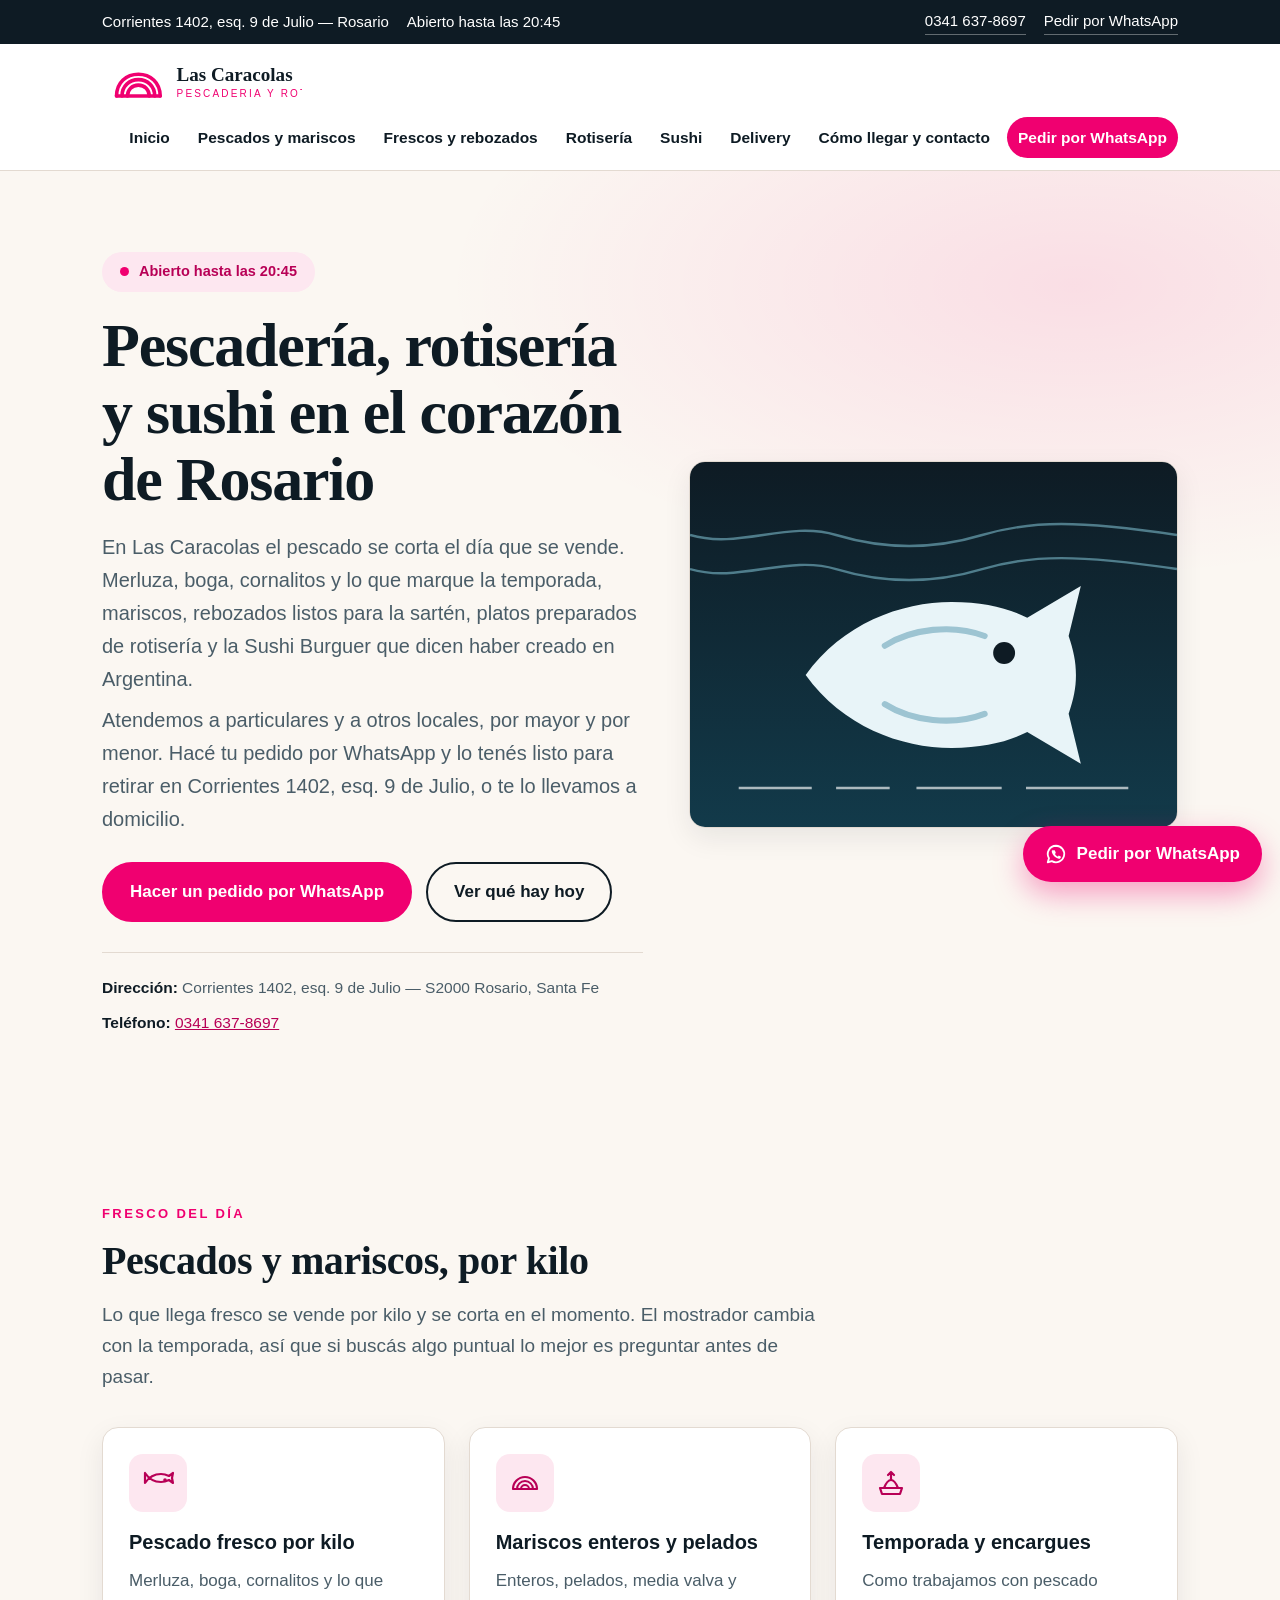
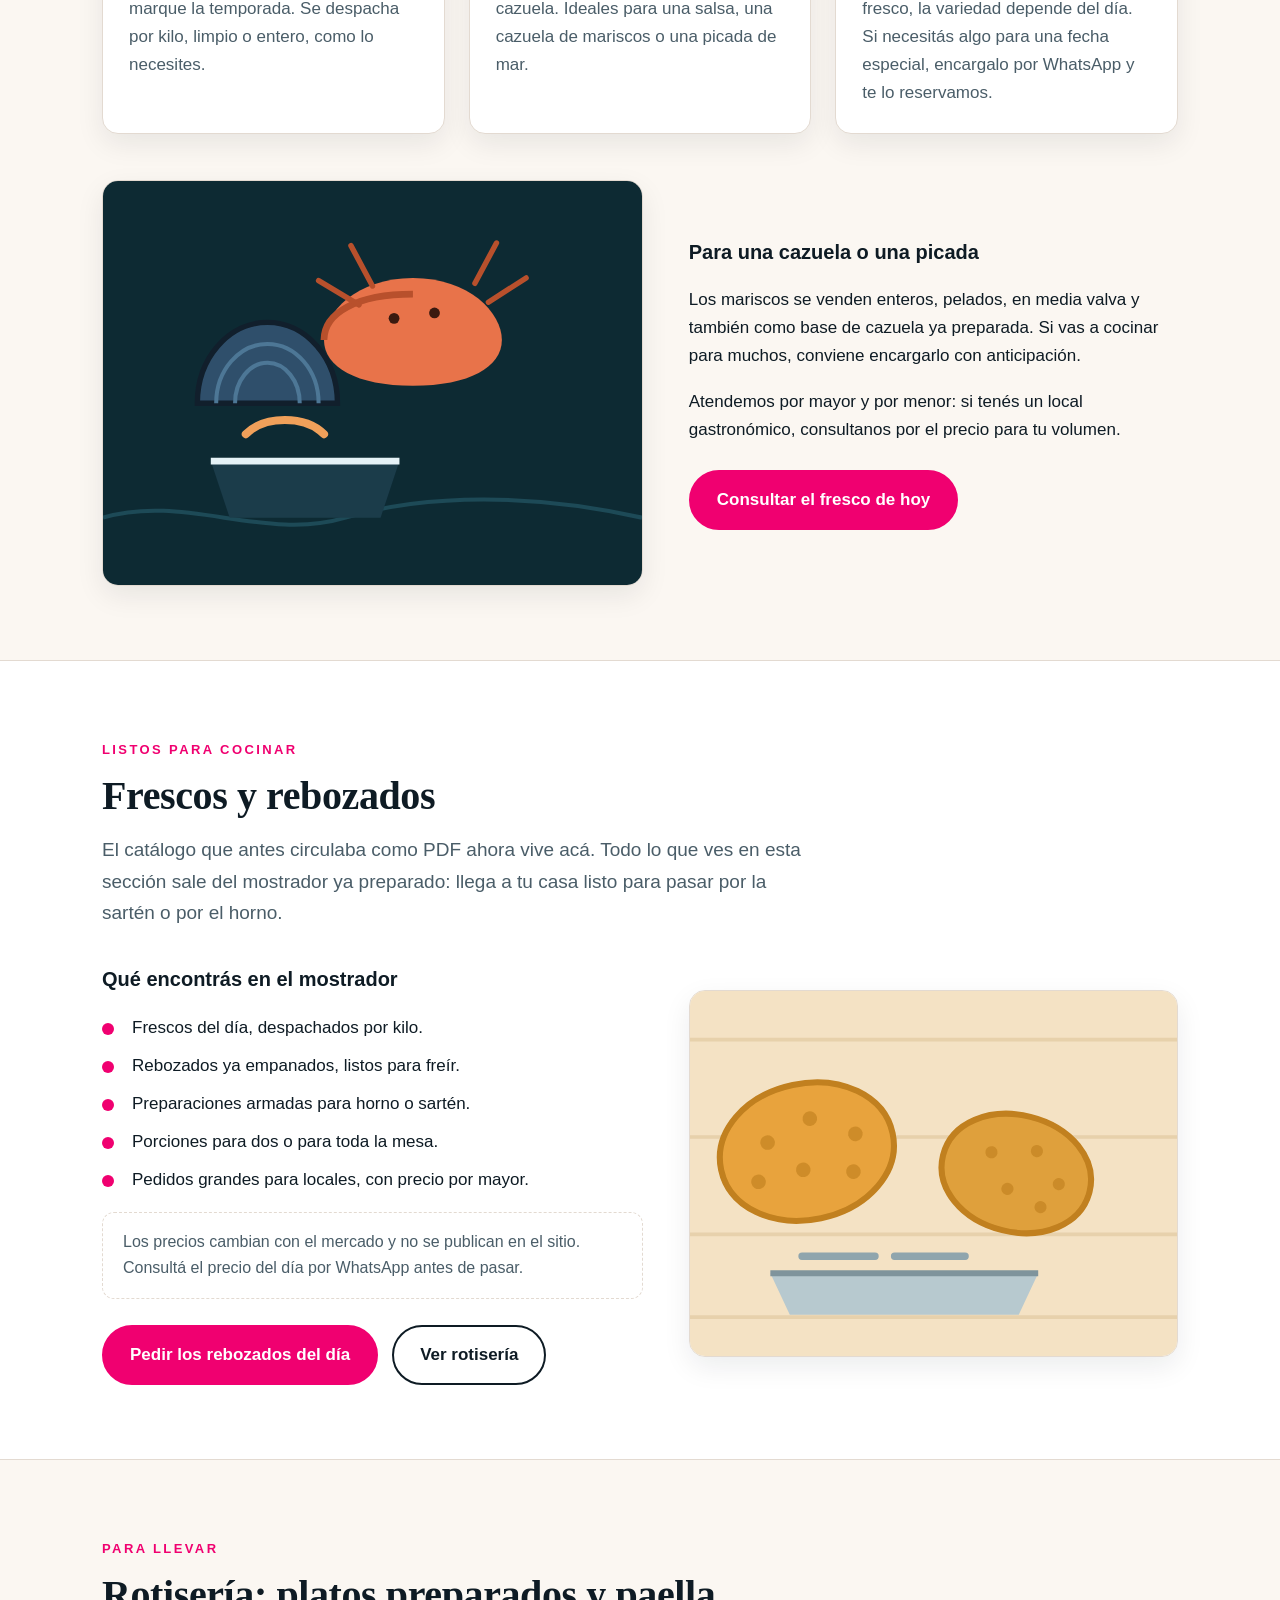
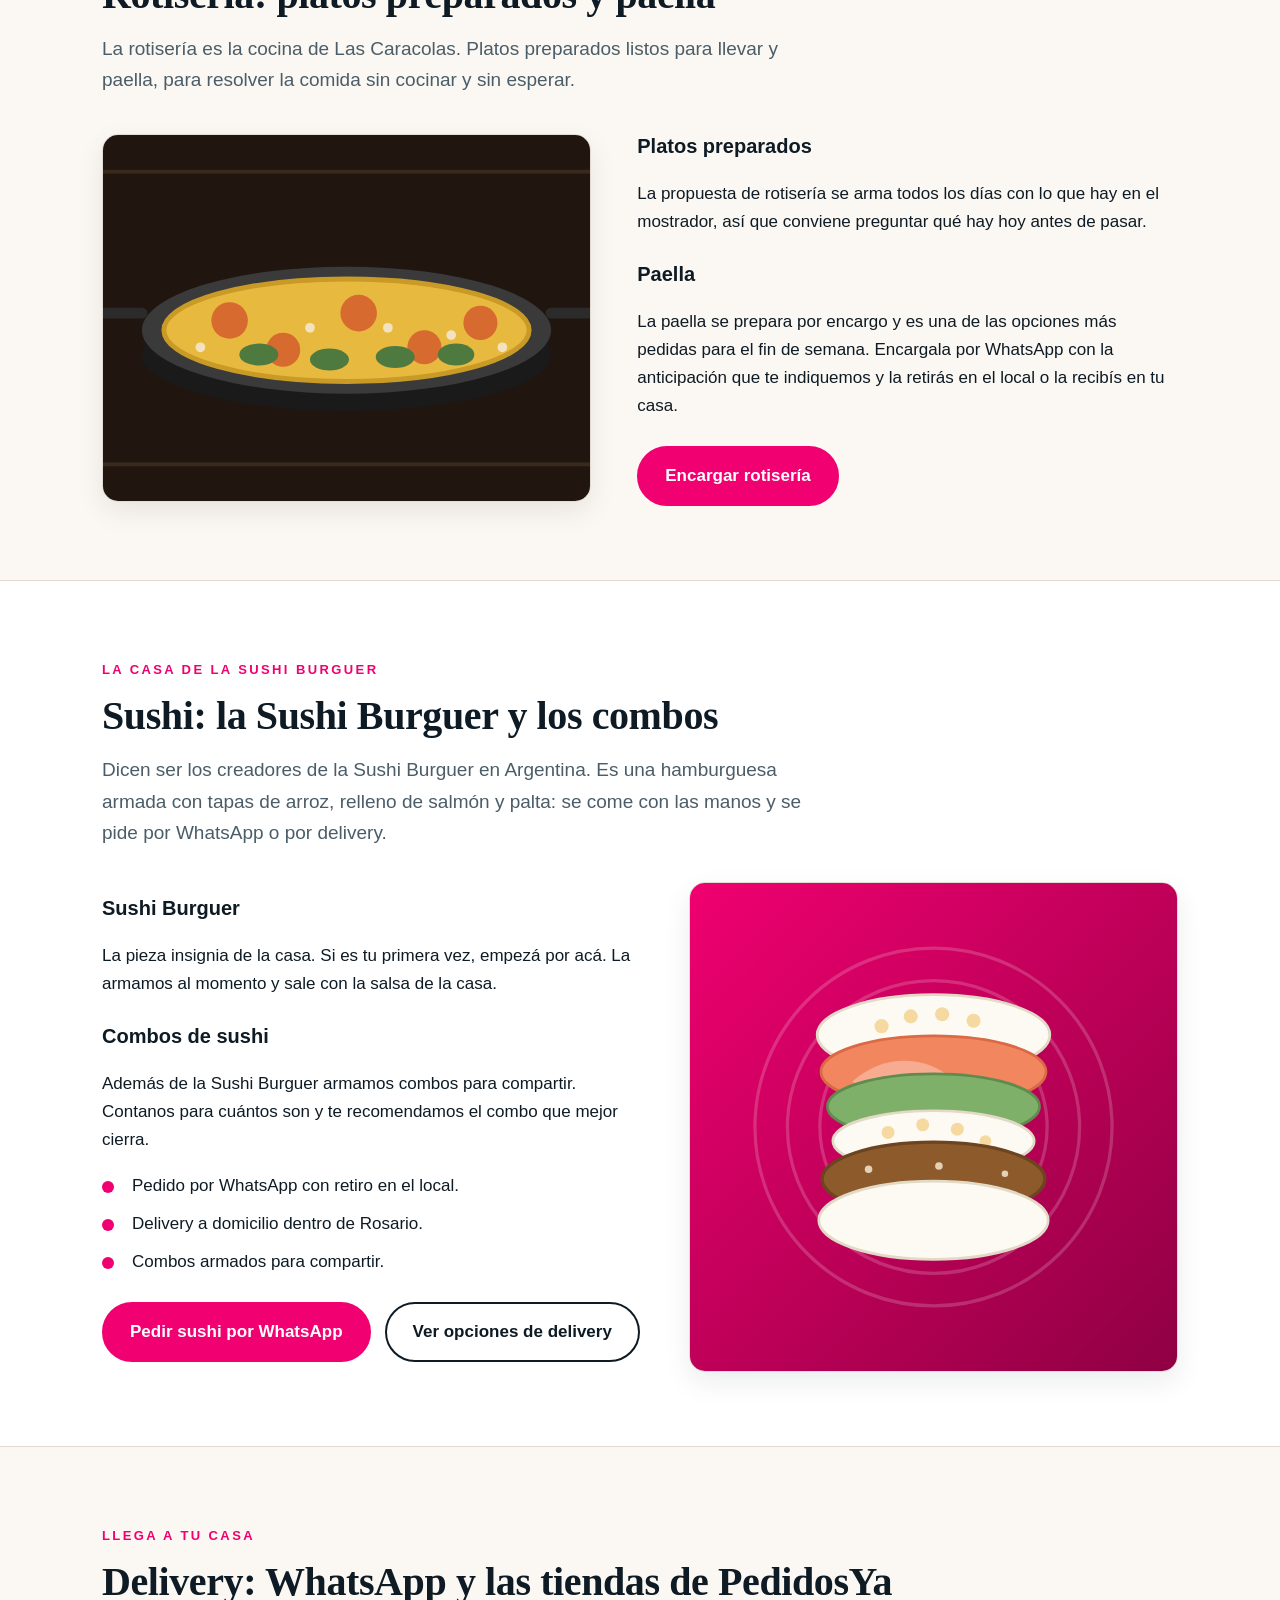
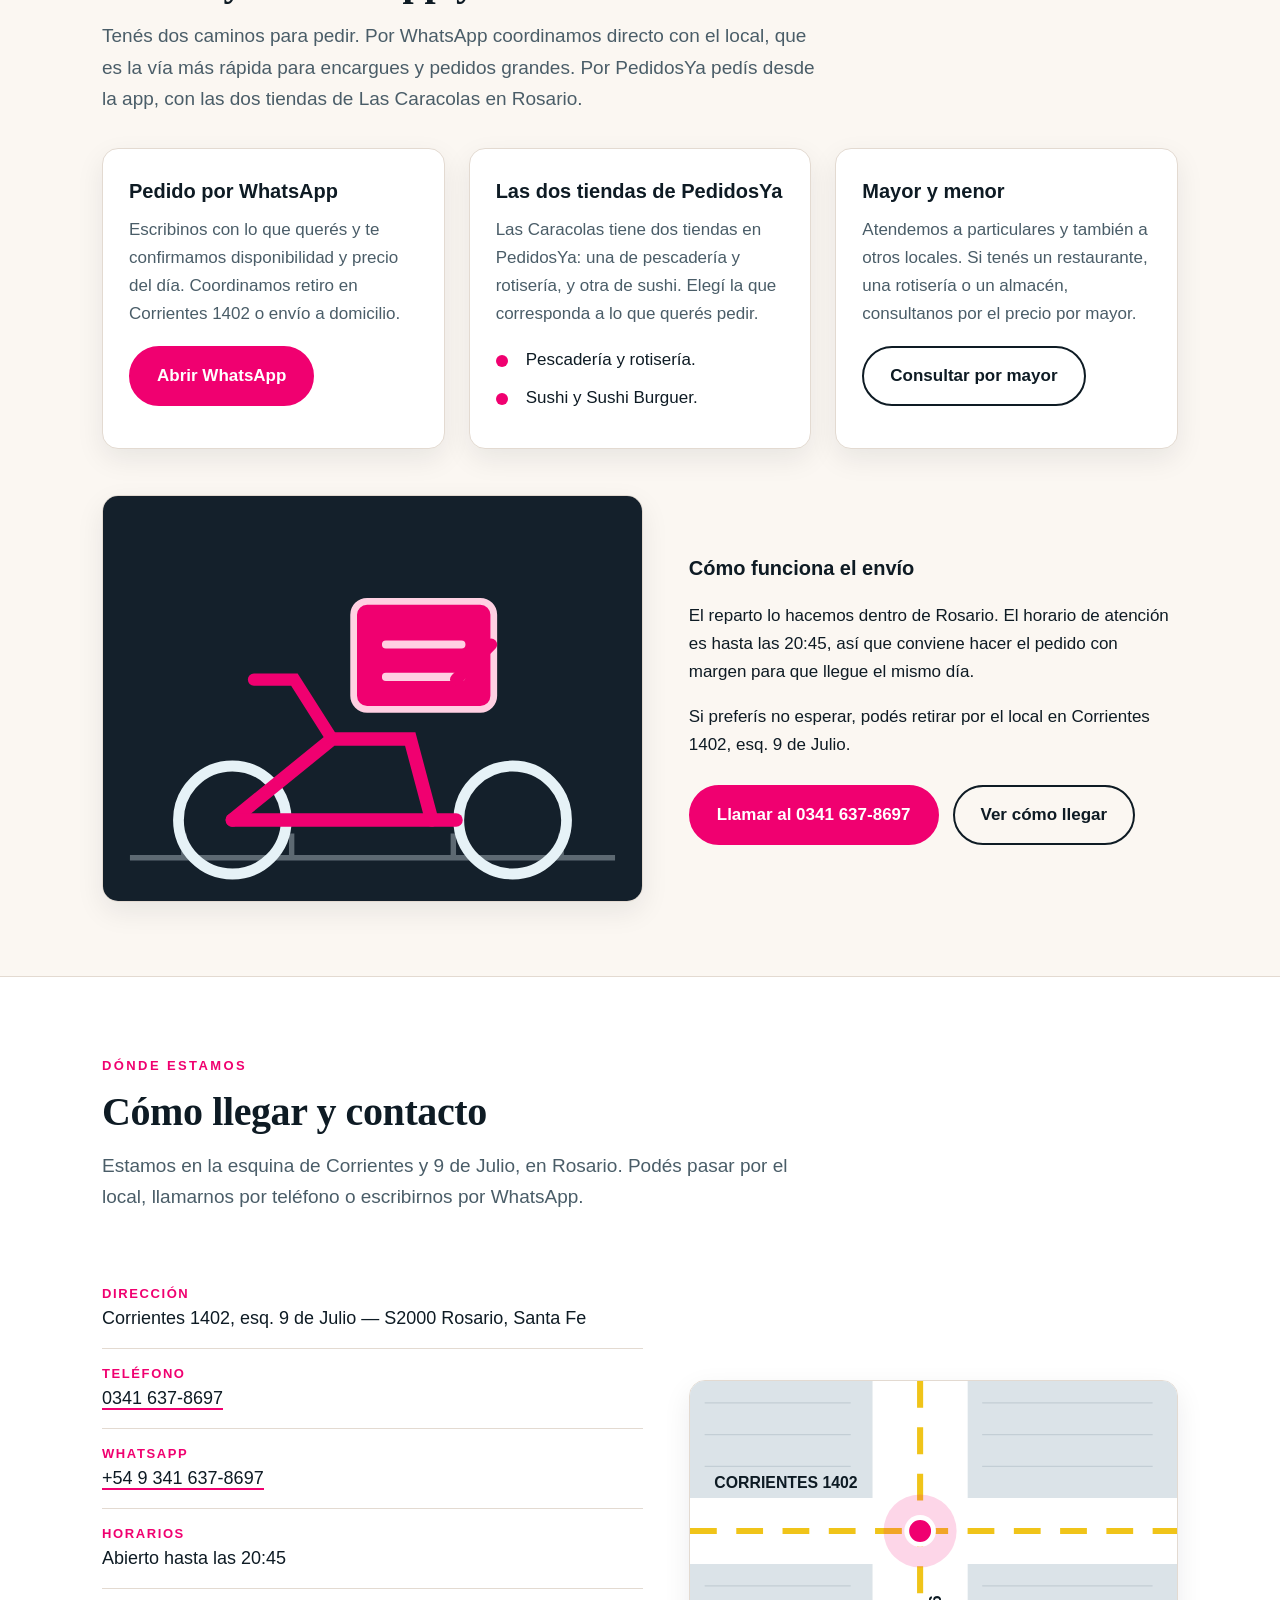
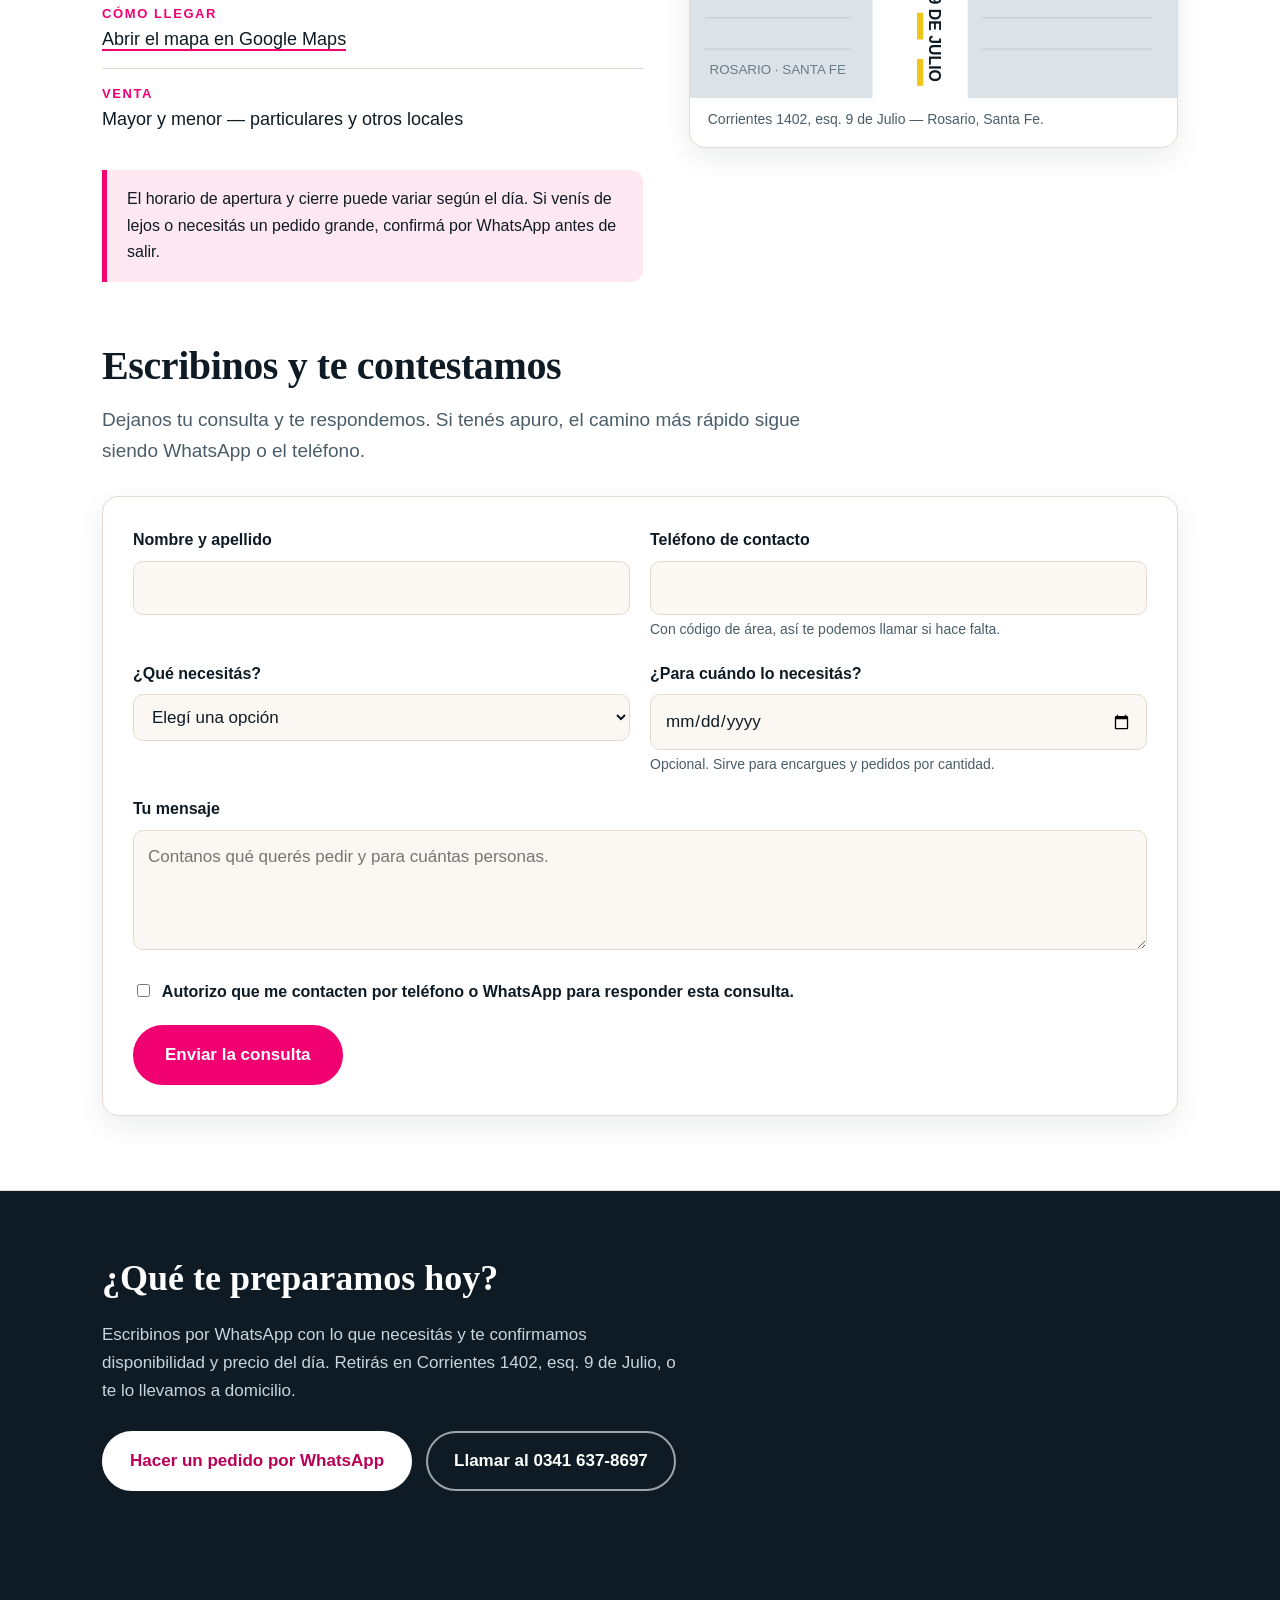
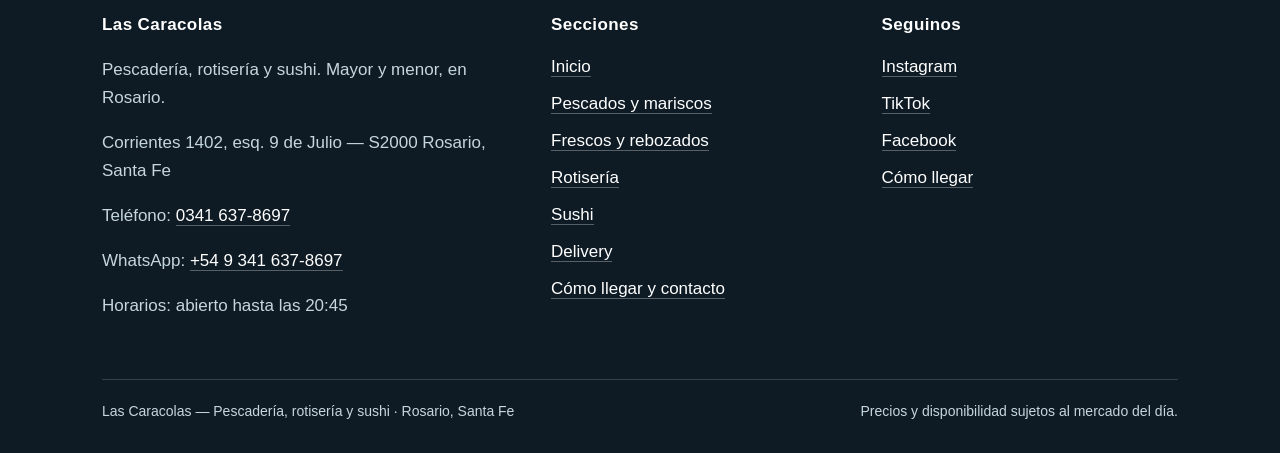
<file: 02-sitio/index.html>
<!DOCTYPE html>
<html lang="es-AR">
<head>
<meta charset="utf-8">
<meta name="viewport" content="width=device-width, initial-scale=1">
<title>Las Caracolas — Pescadería, rotisería y sushi en Rosario</title>
<meta name="description" content="Pescadería, rotisería y sushi en Rosario. Pescado fresco por kilo, mariscos, rebozados, paella y la Sushi Burguer. Pedí por WhatsApp con delivery.">
<link rel="canonical" href="https://lisandrocacciatore.github.io/LeadLasCaracolas/sitio/">
<meta name="theme-color" content="#F00070">
<meta name="robots" content="index, follow">
<meta name="author" content="Las Caracolas">
<meta name="geo.region" content="AR-S">
<meta name="geo.placename" content="Rosario, Santa Fe">

<meta property="og:type" content="website">
<meta property="og:site_name" content="Las Caracolas">
<meta property="og:locale" content="es_AR">
<meta property="og:title" content="Las Caracolas — Pescadería, rotisería y sushi en Rosario">
<meta property="og:description" content="Pescado fresco por kilo, mariscos, rebozados, rotisería y la Sushi Burguer. Corrientes 1402, esq. 9 de Julio, Rosario. Pedí por WhatsApp.">
<meta property="og:url" content="https://lisandrocacciatore.github.io/LeadLasCaracolas/sitio/">
<meta property="og:image" content="assets/og-las-caracolas.svg">
<meta property="og:image:alt" content="Las Caracolas, pescadería y rotisería en Rosario">

<meta name="twitter:card" content="summary_large_image">
<meta name="twitter:title" content="Las Caracolas — Pescadería, rotisería y sushi en Rosario">
<meta name="twitter:description" content="Pescado fresco por kilo, mariscos, rebozados, rotisería y la Sushi Burguer. Corrientes 1402, Rosario. Pedí por WhatsApp.">
<meta name="twitter:image" content="assets/og-las-caracolas.svg">

<link rel="icon" href="assets/favicon-caracola.svg" type="image/svg+xml">
<link rel="apple-touch-icon" href="assets/favicon-caracola.svg">
<link rel="stylesheet" href="assets/estilos.css">

<script type="application/ld+json">
{
  "@context": "https://schema.org",
  "@graph": [
    {
      "@type": "SeafoodRestaurant",
      "@id": "https://lisandrocacciatore.github.io/LeadLasCaracolas/sitio/#negocio",
      "name": "Las Caracolas",
      "description": "Pescadería, rotisería y sushi en Rosario. Pescados frescos por kilo, mariscos, frescos y rebozados, platos preparados, paella y la Sushi Burguer. Venta por mayor y por menor.",
      "url": "https://lisandrocacciatore.github.io/LeadLasCaracolas/sitio/",
      "image": "assets/og-las-caracolas.svg",
      "logo": "assets/logo-las-caracolas.svg",
      "telephone": "+54 341 637-8697",
      "priceRange": "$$",
      "currenciesAccepted": "ARS",
      "servesCuisine": ["Pescados y mariscos", "Rotisería", "Sushi"],
      "address": {
        "@type": "PostalAddress",
        "streetAddress": "Corrientes 1402, esq. 9 de Julio",
        "addressLocality": "Rosario",
        "addressRegion": "Santa Fe",
        "postalCode": "S2000",
        "addressCountry": "AR"
      },
      "hasMap": "https://goo.gl/maps/9EvYzcmyv2mSmsZ67",
      "areaServed": {
        "@type": "City",
        "name": "Rosario"
      },
      "sameAs": [
        "https://www.instagram.com/lascaracolas_ar/",
        "https://www.tiktok.com/@lascaracolas_ar",
        "https://www.facebook.com/lascaracolas.ar"
      ],
      "hasOfferCatalog": {
        "@type": "OfferCatalog",
        "name": "Pescadería, rotisería y sushi",
        "itemListElement": [
          {
            "@type": "Offer",
            "itemOffered": {
              "@type": "Product",
              "name": "Pescados frescos por kilo",
              "description": "Merluza, boga, cornalitos y lo que marque la temporada."
            }
          },
          {
            "@type": "Offer",
            "itemOffered": {
              "@type": "Product",
              "name": "Mariscos",
              "description": "Enteros, pelados, media valva y cazuela."
            }
          },
          {
            "@type": "Offer",
            "itemOffered": {
              "@type": "Product",
              "name": "Frescos y rebozados",
              "description": "Listos para cocinar."
            }
          },
          {
            "@type": "Offer",
            "itemOffered": {
              "@type": "Product",
              "name": "Rotisería",
              "description": "Platos preparados y paella."
            }
          },
          {
            "@type": "Offer",
            "itemOffered": {
              "@type": "Product",
              "name": "Sushi Burguer",
              "description": "La Sushi Burguer y combos de sushi, con delivery."
            }
          }
        ]
      },
      "department": [
        {
          "@type": "Service",
          "name": "Delivery por WhatsApp",
          "areaServed": "Rosario"
        },
        {
          "@type": "Service",
          "name": "Venta por mayor y por menor",
          "areaServed": "Rosario"
        }
      ],
      "contactPoint": {
        "@type": "ContactPoint",
        "contactType": "customer service",
        "telephone": "+54 341 637-8697",
        "availableLanguage": "es"
      },
      "openingHoursSpecification": {
        "@type": "OpeningHoursSpecification",
        "description": "Abierto hasta las 20:45"
      }
    },
    {
      "@type": "WebSite",
      "@id": "https://lisandrocacciatore.github.io/LeadLasCaracolas/sitio/#sitio",
      "url": "https://lisandrocacciatore.github.io/LeadLasCaracolas/sitio/",
      "name": "Las Caracolas",
      "inLanguage": "es-AR",
      "publisher": {
        "@id": "https://lisandrocacciatore.github.io/LeadLasCaracolas/sitio/#negocio"
      }
    },
    {
      "@type": "WebPage",
      "@id": "https://lisandrocacciatore.github.io/LeadLasCaracolas/sitio/#pagina",
      "url": "https://lisandrocacciatore.github.io/LeadLasCaracolas/sitio/",
      "name": "Las Caracolas — Pescadería, rotisería y sushi en Rosario",
      "inLanguage": "es-AR",
      "isPartOf": {
        "@id": "https://lisandrocacciatore.github.io/LeadLasCaracolas/sitio/#sitio"
      },
      "about": {
        "@id": "https://lisandrocacciatore.github.io/LeadLasCaracolas/sitio/#negocio"
      }
    }
  ]
}
</script>
</head>
<body>

<a class="salto-contenido" href="#inicio">Saltar al contenido principal</a>

<div class="barra-superior">
  <div class="envoltorio">
    <span class="grupo">
      <span>Corrientes 1402, esq. 9 de Julio — Rosario</span>
      <span>Abierto hasta las 20:45</span>
    </span>
    <span class="grupo">
      <a href="tel:+5493416378697">0341 637-8697</a>
      <a href="https://wa.me/5493416378697?text=Hola%21%20Quiero%20hacer%20un%20pedido." target="_blank" rel="noopener">Pedir por WhatsApp</a>
    </span>
  </div>
</div>

<header class="cabecera">
  <div class="envoltorio">
    <a class="marca" href="#inicio" aria-label="Las Caracolas, ir al inicio">
      <svg class="logo" viewBox="0 0 220 56" width="200" height="51" role="img" aria-labelledby="titulo-logo">
        <title id="titulo-logo">Las Caracolas, pescadería y rotisería</title>
        <g fill="none" stroke="#F00070" stroke-width="4" stroke-linecap="round">
          <path d="M16 44c0-15 11-24 24-24s24 9 24 24"/>
          <path d="M22 44c0-11 8-18 18-18s18 7 18 18"/>
          <path d="M28 44c0-7 5-12 12-12s12 5 12 12"/>
          <path d="M16 44h48"/>
        </g>
        <text x="82" y="27" font-family="Georgia, 'Times New Roman', serif" font-size="21" font-weight="700" fill="#0E1B24">Las Caracolas</text>
        <text x="82" y="45" font-family="Helvetica, Arial, sans-serif" font-size="11" letter-spacing="2.4" fill="#F00070">PESCADERIA Y ROTISERIA</text>
      </svg>
    </a>
    <nav class="navegacion" aria-label="Secciones del sitio">
      <a href="#inicio">Inicio</a>
      <a href="#pescados-y-mariscos">Pescados y mariscos</a>
      <a href="#frescos-y-rebozados">Frescos y rebozados</a>
      <a href="#rotiseria">Rotisería</a>
      <a href="#sushi">Sushi</a>
      <a href="#delivery">Delivery</a>
      <a href="#contacto">Cómo llegar y contacto</a>
      <a class="destacado" href="https://wa.me/5493416378697?text=Hola%21%20Quiero%20hacer%20un%20pedido." target="_blank" rel="noopener">Pedir por WhatsApp</a>
    </nav>
  </div>
</header>

<main id="contenido">

  <!-- ============ INICIO ============ -->
  <section class="portada" id="inicio">
    <div class="envoltorio columnas">
      <div>
        <p class="sello">Abierto hasta las 20:45</p>
        <h1>Pescadería, rotisería y sushi en el corazón de Rosario</h1>
        <p class="entrada">En Las Caracolas el pescado se corta el día que se vende. Merluza, boga, cornalitos y lo que marque la temporada, mariscos, rebozados listos para la sartén, platos preparados de rotisería y la Sushi Burguer que dicen haber creado en Argentina.</p>
        <p class="entrada">Atendemos a particulares y a otros locales, por mayor y por menor. Hacé tu pedido por WhatsApp y lo tenés listo para retirar en Corrientes 1402, esq. 9 de Julio, o te lo llevamos a domicilio.</p>
        <div class="botonera">
          <a class="boton" href="https://wa.me/5493416378697?text=Hola%21%20Quiero%20hacer%20un%20pedido." target="_blank" rel="noopener">Hacer un pedido por WhatsApp</a>
          <a class="boton secundario" href="#pescados-y-mariscos">Ver qué hay hoy</a>
        </div>
        <p class="datos-portada">
          <span><strong>Dirección:</strong> Corrientes 1402, esq. 9 de Julio — S2000 Rosario, Santa Fe</span>
          <span><strong>Teléfono:</strong> <a href="tel:+5493416378697">0341 637-8697</a></span>
        </p>
      </div>
      <figure class="marco-imagen" style="margin:0">
        <img src="assets/portada-pescado-fresco.svg" width="400" height="300" alt="Pescado fresco del día sobre una bandeja de hielo" fetchpriority="high" decoding="async">
      </figure>
    </div>
  </section>

  <!-- ============ PESCADOS Y MARISCOS ============ -->
  <section class="seccion" id="pescados-y-mariscos">
    <div class="envoltorio">
      <p class="antetitulo">Fresco del día</p>
      <h2>Pescados y mariscos, por kilo</h2>
      <p class="entrada">Lo que llega fresco se vende por kilo y se corta en el momento. El mostrador cambia con la temporada, así que si buscás algo puntual lo mejor es preguntar antes de pasar.</p>

      <div class="rejilla">
        <article class="tarjeta">
          <div class="icono" aria-hidden="true">
            <svg viewBox="0 0 32 32" xmlns="http://www.w3.org/2000/svg" focusable="false"><path d="M3 16c4-6 10-9 16-9 3 0 6 1 8 2l4-3-1 5 1 5-4-3c-2 1-5 2-8 2-6 0-12-3-16-9Z" fill="none" stroke="currentColor" stroke-width="2.2" stroke-linejoin="round"/><circle cx="23" cy="13" r="1.8" fill="currentColor"/></svg>
          </div>
          <h3>Pescado fresco por kilo</h3>
          <p>Merluza, boga, cornalitos y lo que marque la temporada. Se despacha por kilo, limpio o entero, como lo necesites.</p>
        </article>

        <article class="tarjeta">
          <div class="icono" aria-hidden="true">
            <svg viewBox="0 0 32 32" xmlns="http://www.w3.org/2000/svg" focusable="false"><path d="M4 22a12 12 0 0 1 24 0Z" fill="none" stroke="currentColor" stroke-width="2.2" stroke-linejoin="round"/><path d="M8 22a8 8 0 0 1 16 0" fill="none" stroke="currentColor" stroke-width="2"/>
            <path d="M12 22a4 4 0 0 1 8 0" fill="none" stroke="currentColor" stroke-width="2"/></svg>
          </div>
          <h3>Mariscos enteros y pelados</h3>
          <p>Enteros, pelados, media valva y cazuela. Ideales para una salsa, una cazuela de mariscos o una picada de mar.</p>
        </article>

        <article class="tarjeta">
          <div class="icono" aria-hidden="true">
            <svg viewBox="0 0 32 32" xmlns="http://www.w3.org/2000/svg" focusable="false"><path d="M5 21h22l-2 6H7Z" fill="none" stroke="currentColor" stroke-width="2.2" stroke-linejoin="round"/><path d="M9 21c2-5 5-8 7-8s5 3 7 8" fill="none" stroke="currentColor" stroke-width="2.2"/><path d="M16 13V5M16 5l-3 3M16 5l3 3" fill="none" stroke="currentColor" stroke-width="2.2" stroke-linecap="round"/></svg>
          </div>
          <h3>Temporada y encargues</h3>
          <p>Como trabajamos con pescado fresco, la variedad depende del día. Si necesitás algo para una fecha especial, encargalo por WhatsApp y te lo reservamos.</p>
        </article>
      </div>

      <div class="columnas" style="margin-top:46px">
        <figure class="marco-imagen" style="margin:0">
          <img src="assets/mariscos-bandeja.svg" width="400" height="300" alt="Bandeja de mariscos con mejillones, langostinos y una cazuela" loading="lazy" decoding="async">
        </figure>
        <div>
          <h3>Para una cazuela o una picada</h3>
          <p>Los mariscos se venden enteros, pelados, en media valva y también como base de cazuela ya preparada. Si vas a cocinar para muchos, conviene encargarlo con anticipación.</p>
          <p>Atendemos por mayor y por menor: si tenés un local gastronómico, consultanos por el precio para tu volumen.</p>
          <div class="botonera">
            <a class="boton" href="https://wa.me/5493416378697?text=Hola%21%20Quiero%20hacer%20un%20pedido." target="_blank" rel="noopener">Consultar el fresco de hoy</a>
          </div>
        </div>
      </div>
    </div>
  </section>

  <!-- ============ FRESCOS Y REBOZADOS ============ -->
  <section class="seccion alterna" id="frescos-y-rebozados">
    <div class="envoltorio">
      <p class="antetitulo">Listos para cocinar</p>
      <h2>Frescos y rebozados</h2>
      <p class="entrada">El catálogo que antes circulaba como PDF ahora vive acá. Todo lo que ves en esta sección sale del mostrador ya preparado: llega a tu casa listo para pasar por la sartén o por el horno.</p>

      <div class="columnas" style="margin-top:34px">
        <div>
          <h3>Qué encontrás en el mostrador</h3>
          <ul class="lista-tildes">
            <li>Frescos del día, despachados por kilo.</li>
            <li>Rebozados ya empanados, listos para freír.</li>
            <li>Preparaciones armadas para horno o sartén.</li>
            <li>Porciones para dos o para toda la mesa.</li>
            <li>Pedidos grandes para locales, con precio por mayor.</li>
          </ul>
          <p class="aviso">Los precios cambian con el mercado y no se publican en el sitio. Consultá el precio del día por WhatsApp antes de pasar.</p>
          <div class="botonera">
            <a class="boton" href="https://wa.me/5493416378697?text=Hola%21%20Quiero%20hacer%20un%20pedido." target="_blank" rel="noopener">Pedir los rebozados del día</a>
            <a class="boton secundario" href="#rotiseria">Ver rotisería</a>
          </div>
        </div>
        <figure class="marco-imagen" style="margin:0">
          <img src="assets/rebozados-bandeja.svg" width="400" height="300" alt="Rebozados dorados listos para freír, apoyados sobre papel madera" loading="lazy" decoding="async">
        </figure>
      </div>
    </div>
  </section>

  <!-- ============ ROTISERÍA ============ -->
  <section class="seccion" id="rotiseria">
    <div class="envoltorio">
      <p class="antetitulo">Para llevar</p>
      <h2>Rotisería: platos preparados y paella</h2>
      <p class="entrada">La rotisería es la cocina de Las Caracolas. Platos preparados listos para llevar y paella, para resolver la comida sin cocinar y sin esperar.</p>

      <div class="columnas invertida" style="margin-top:34px">
        <figure class="marco-imagen" style="margin:0">
          <img src="assets/rotiseria-paella.svg" width="400" height="300" alt="Paella en paellera con mariscos, arroz y morrones" loading="lazy" decoding="async">
        </figure>
        <div>
          <h3>Platos preparados</h3>
          <p>La propuesta de rotisería se arma todos los días con lo que hay en el mostrador, así que conviene preguntar qué hay hoy antes de pasar.</p>
          <h3 style="margin-top:22px">Paella</h3>
          <p>La paella se prepara por encargo y es una de las opciones más pedidas para el fin de semana. Encargala por WhatsApp con la anticipación que te indiquemos y la retirás en el local o la recibís en tu casa.</p>
          <div class="botonera">
            <a class="boton" href="https://wa.me/5493416378697?text=Hola%21%20Quiero%20hacer%20un%20pedido." target="_blank" rel="noopener">Encargar rotisería</a>
          </div>
        </div>
      </div>
    </div>
  </section>

  <!-- ============ SUSHI ============ -->
  <section class="seccion alterna" id="sushi">
    <div class="envoltorio">
      <p class="antetitulo">La casa de la Sushi Burguer</p>
      <h2>Sushi: la Sushi Burguer y los combos</h2>
      <p class="entrada">Dicen ser los creadores de la Sushi Burguer en Argentina. Es una hamburguesa armada con tapas de arroz, relleno de salmón y palta: se come con las manos y se pide por WhatsApp o por delivery.</p>

      <div class="columnas" style="margin-top:34px">
        <div>
          <h3>Sushi Burguer</h3>
          <p>La pieza insignia de la casa. Si es tu primera vez, empezá por acá. La armamos al momento y sale con la salsa de la casa.</p>
          <h3 style="margin-top:22px">Combos de sushi</h3>
          <p>Además de la Sushi Burguer armamos combos para compartir. Contanos para cuántos son y te recomendamos el combo que mejor cierra.</p>
          <ul class="lista-tildes">
            <li>Pedido por WhatsApp con retiro en el local.</li>
            <li>Delivery a domicilio dentro de Rosario.</li>
            <li>Combos armados para compartir.</li>
          </ul>
          <div class="botonera">
            <a class="boton" href="https://wa.me/5493416378697?text=Hola%21%20Quiero%20hacer%20un%20pedido." target="_blank" rel="noopener">Pedir sushi por WhatsApp</a>
            <a class="boton secundario" href="#delivery">Ver opciones de delivery</a>
          </div>
        </div>
        <figure class="marco-imagen" style="margin:0">
          <img src="assets/sushi-burguer.svg" width="900" height="900" alt="Sushi Burguer armada con tapas de arroz, salmón y palta" loading="lazy" decoding="async">
        </figure>
      </div>
    </div>
  </section>

  <!-- ============ DELIVERY ============ -->
  <section class="seccion" id="delivery">
    <div class="envoltorio">
      <p class="antetitulo">Llega a tu casa</p>
      <h2>Delivery: WhatsApp y las tiendas de PedidosYa</h2>
      <p class="entrada">Tenés dos caminos para pedir. Por WhatsApp coordinamos directo con el local, que es la vía más rápida para encargues y pedidos grandes. Por PedidosYa pedís desde la app, con las dos tiendas de Las Caracolas en Rosario.</p>

      <div class="rejilla">
        <article class="tarjeta">
          <h3>Pedido por WhatsApp</h3>
          <p>Escribinos con lo que querés y te confirmamos disponibilidad y precio del día. Coordinamos retiro en Corrientes 1402 o envío a domicilio.</p>
          <div class="botonera" style="margin-top:18px">
            <a class="boton" href="https://wa.me/5493416378697?text=Hola%21%20Quiero%20hacer%20un%20pedido." target="_blank" rel="noopener">Abrir WhatsApp</a>
          </div>
        </article>

        <article class="tarjeta">
          <h3>Las dos tiendas de PedidosYa</h3>
          <p>Las Caracolas tiene dos tiendas en PedidosYa: una de pescadería y rotisería, y otra de sushi. Elegí la que corresponda a lo que querés pedir.</p>
          <ul class="lista-tildes">
            <li>Pescadería y rotisería.</li>
            <li>Sushi y Sushi Burguer.</li>
          </ul>
        </article>

        <article class="tarjeta">
          <h3>Mayor y menor</h3>
          <p>Atendemos a particulares y también a otros locales. Si tenés un restaurante, una rotisería o un almacén, consultanos por el precio por mayor.</p>
          <div class="botonera" style="margin-top:18px">
            <a class="boton secundario" href="https://wa.me/5493416378697?text=Hola%21%20Quiero%20hacer%20un%20pedido." target="_blank" rel="noopener">Consultar por mayor</a>
          </div>
        </article>
      </div>

      <div class="columnas" style="margin-top:46px">
        <figure class="marco-imagen" style="margin:0">
          <img src="assets/delivery-moto.svg" width="400" height="300" alt="Moto de delivery con caja térmica para llevar los pedidos" loading="lazy" decoding="async">
        </figure>
        <div>
          <h3>Cómo funciona el envío</h3>
          <p>El reparto lo hacemos dentro de Rosario. El horario de atención es hasta las 20:45, así que conviene hacer el pedido con margen para que llegue el mismo día.</p>
          <p>Si preferís no esperar, podés retirar por el local en Corrientes 1402, esq. 9 de Julio.</p>
          <div class="botonera">
            <a class="boton" href="tel:+5493416378697">Llamar al 0341 637-8697</a>
            <a class="boton secundario" href="#contacto">Ver cómo llegar</a>
          </div>
        </div>
      </div>
    </div>
  </section>

  <!-- ============ CÓMO LLEGAR Y CONTACTO ============ -->
  <section class="seccion alterna" id="contacto">
    <div class="envoltorio">
      <p class="antetitulo">Dónde estamos</p>
      <h2>Cómo llegar y contacto</h2>
      <p class="entrada">Estamos en la esquina de Corrientes y 9 de Julio, en Rosario. Podés pasar por el local, llamarnos por teléfono o escribirnos por WhatsApp.</p>

      <div class="columnas" style="margin-top:34px">
        <div>
          <ul class="lista-datos">
            <li>
              <span class="etiqueta">Dirección</span>
              <span class="valor">Corrientes 1402, esq. 9 de Julio — S2000 Rosario, Santa Fe</span>
            </li>
            <li>
              <span class="etiqueta">Teléfono</span>
              <span class="valor"><a href="tel:+5493416378697">0341 637-8697</a></span>
            </li>
            <li>
              <span class="etiqueta">WhatsApp</span>
              <span class="valor"><a href="https://wa.me/5493416378697?text=Hola%21%20Quiero%20hacer%20un%20pedido." target="_blank" rel="noopener">+54 9 341 637-8697</a></span>
            </li>
            <li>
              <span class="etiqueta">Horarios</span>
              <span class="valor">Abierto hasta las 20:45</span>
            </li>
            <li>
              <span class="etiqueta">Cómo llegar</span>
              <span class="valor"><a href="https://goo.gl/maps/9EvYzcmyv2mSmsZ67" target="_blank" rel="noopener">Abrir el mapa en Google Maps</a></span>
            </li>
            <li>
              <span class="etiqueta">Venta</span>
              <span class="valor">Mayor y menor — particulares y otros locales</span>
            </li>
          </ul>

          <div class="nota">
            El horario de apertura y cierre puede variar según el día. Si venís de lejos o necesitás un pedido grande, confirmá por WhatsApp antes de salir.
          </div>
        </div>

        <figure class="marco-imagen" style="margin:0">
          <img src="assets/mapa-esquina-corrientes.svg" width="400" height="260" alt="Mapa esquemático de la esquina de Corrientes 1402 y 9 de Julio, en Rosario" loading="lazy" decoding="async">
          <figcaption class="pie-imagen" style="padding:0 16px 16px">Corrientes 1402, esq. 9 de Julio — Rosario, Santa Fe.</figcaption>
        </figure>
      </div>

      <h2 style="margin-top:60px">Escribinos y te contestamos</h2>
      <p class="entrada">Dejanos tu consulta y te respondemos. Si tenés apuro, el camino más rápido sigue siendo WhatsApp o el teléfono.</p>

      <form class="formulario" id="formulario-consulta" action="https://wa.me/5493416378697" method="get">
        <div class="fila">
          <div class="campo">
            <label for="nombre">Nombre y apellido</label>
            <input type="text" id="nombre" name="nombre" autocomplete="name" required>
          </div>
          <div class="campo">
            <label for="telefono">Teléfono de contacto</label>
            <input type="tel" id="telefono" name="telefono" autocomplete="tel" required>
            <span class="ayuda">Con código de área, así te podemos llamar si hace falta.</span>
          </div>
        </div>

        <div class="fila">
          <div class="campo">
            <label for="motivo">¿Qué necesitás?</label>
            <select id="motivo" name="motivo" required>
              <option value="">Elegí una opción</option>
              <option value="Pescados y mariscos">Pescados y mariscos</option>
              <option value="Frescos y rebozados">Frescos y rebozados</option>
              <option value="Rotisería y paella">Rotisería y paella</option>
              <option value="Sushi y Sushi Burguer">Sushi y Sushi Burguer</option>
              <option value="Delivery">Delivery</option>
              <option value="Venta por mayor">Venta por mayor</option>
              <option value="Otra consulta">Otra consulta</option>
            </select>
          </div>
          <div class="campo">
            <label for="fecha">¿Para cuándo lo necesitás?</label>
            <input type="date" id="fecha" name="fecha">
            <span class="ayuda">Opcional. Sirve para encargues y pedidos por cantidad.</span>
          </div>
        </div>

        <div class="campo">
          <label for="mensaje">Tu mensaje</label>
          <textarea id="mensaje" name="mensaje" required placeholder="Contanos qué querés pedir y para cuántas personas."></textarea>
        </div>

        <div class="campo">
          <label for="acepta">
            <input type="checkbox" id="acepta" name="acepta" value="si" required style="width:auto;margin-right:8px">
            Autorizo que me contacten por teléfono o WhatsApp para responder esta consulta.
          </label>
        </div>

        <button type="submit">Enviar la consulta</button>
      </form>
    </div>
  </section>

  <!-- ============ FRANJA DE PEDIDO ============ -->
  <section class="franja" aria-labelledby="titulo-franja">
    <div class="envoltorio">
      <h2 id="titulo-franja">¿Qué te preparamos hoy?</h2>
      <p>Escribinos por WhatsApp con lo que necesitás y te confirmamos disponibilidad y precio del día. Retirás en Corrientes 1402, esq. 9 de Julio, o te lo llevamos a domicilio.</p>
      <div class="botonera">
        <a class="boton claro" href="https://wa.me/5493416378697?text=Hola%21%20Quiero%20hacer%20un%20pedido." target="_blank" rel="noopener">Hacer un pedido por WhatsApp</a>
        <a class="boton secundario" href="tel:+5493416378697">Llamar al 0341 637-8697</a>
      </div>
    </div>
  </section>

</main>

<footer class="pie">
  <div class="envoltorio">
    <div class="columnas-pie">
      <div>
        <h2>Las Caracolas</h2>
        <p>Pescadería, rotisería y sushi. Mayor y menor, en Rosario.</p>
        <p>Corrientes 1402, esq. 9 de Julio — S2000 Rosario, Santa Fe</p>
        <p>Teléfono: <a href="tel:+5493416378697">0341 637-8697</a></p>
        <p>WhatsApp: <a href="https://wa.me/5493416378697?text=Hola%21%20Quiero%20hacer%20un%20pedido." target="_blank" rel="noopener">+54 9 341 637-8697</a></p>
        <p>Horarios: abierto hasta las 20:45</p>
      </div>
      <div>
        <h3>Secciones</h3>
        <ul>
          <li><a href="#inicio">Inicio</a></li>
          <li><a href="#pescados-y-mariscos">Pescados y mariscos</a></li>
          <li><a href="#frescos-y-rebozados">Frescos y rebozados</a></li>
          <li><a href="#rotiseria">Rotisería</a></li>
          <li><a href="#sushi">Sushi</a></li>
          <li><a href="#delivery">Delivery</a></li>
          <li><a href="#contacto">Cómo llegar y contacto</a></li>
        </ul>
      </div>
      <div>
        <h3>Seguinos</h3>
        <ul>
          <li><a href="https://www.instagram.com/lascaracolas_ar/" target="_blank" rel="noopener">Instagram</a></li>
          <li><a href="https://www.tiktok.com/@lascaracolas_ar" target="_blank" rel="noopener">TikTok</a></li>
          <li><a href="https://www.facebook.com/lascaracolas.ar" target="_blank" rel="noopener">Facebook</a></li>
          <li><a href="https://goo.gl/maps/9EvYzcmyv2mSmsZ67" target="_blank" rel="noopener">Cómo llegar</a></li>
        </ul>
      </div>
    </div>
    <div class="legal">
      <span>Las Caracolas — Pescadería, rotisería y sushi · Rosario, Santa Fe</span>
      <span>Precios y disponibilidad sujetos al mercado del día.</span>
    </div>
  </div>
</footer>

<a class="pedido-fijo" href="https://wa.me/5493416378697?text=Hola%21%20Quiero%20hacer%20un%20pedido." target="_blank" rel="noopener">
  <svg viewBox="0 0 24 24" xmlns="http://www.w3.org/2000/svg" aria-hidden="true" focusable="false"><path d="M12 3a9 9 0 0 0-7.7 13.6L3 21l4.5-1.2A9 9 0 1 0 12 3Z" fill="none" stroke="currentColor" stroke-width="2" stroke-linejoin="round"/><path d="M8.6 8.7c.3-.7.6-.7.9-.7h.7c.2 0 .5 0 .8.6l.7 1.7c.1.3 0 .5-.1.7l-.5.6c-.1.2-.2.3-.1.6.3.6 1.7 2.1 2.6 2.5.3.1.4.1.6-.1l.6-.7c.2-.2.4-.2.6-.1l1.6.8c.3.2.4.3.4.5 0 .7-.4 1.5-1 1.8-.5.3-1.4.4-4-.9-2.6-1.3-4-3.9-4.1-4.1-.1-.2-.9-1.4-.9-2.6 0-1.2.6-1.8.8-2Z" fill="currentColor"/></svg>
  <span>Pedir por WhatsApp</span>
</a>

</body>
</html>
</file>
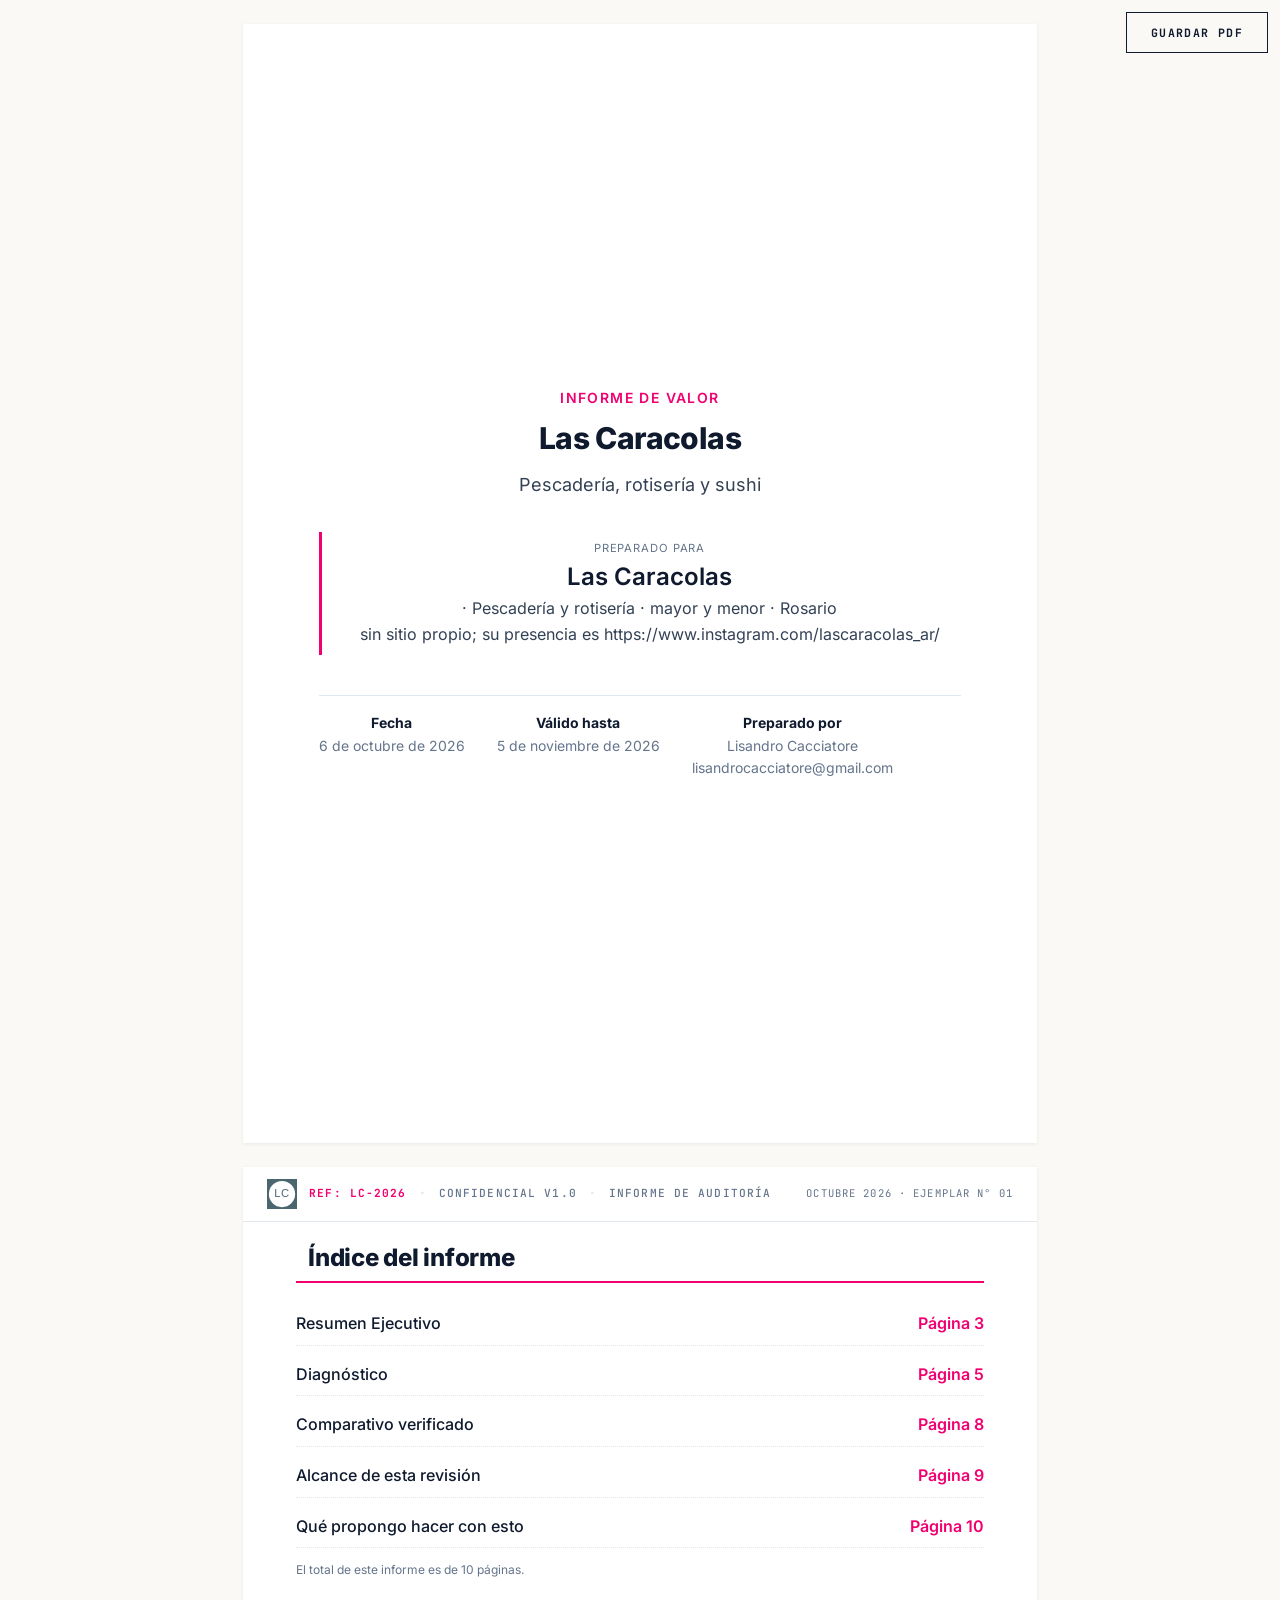
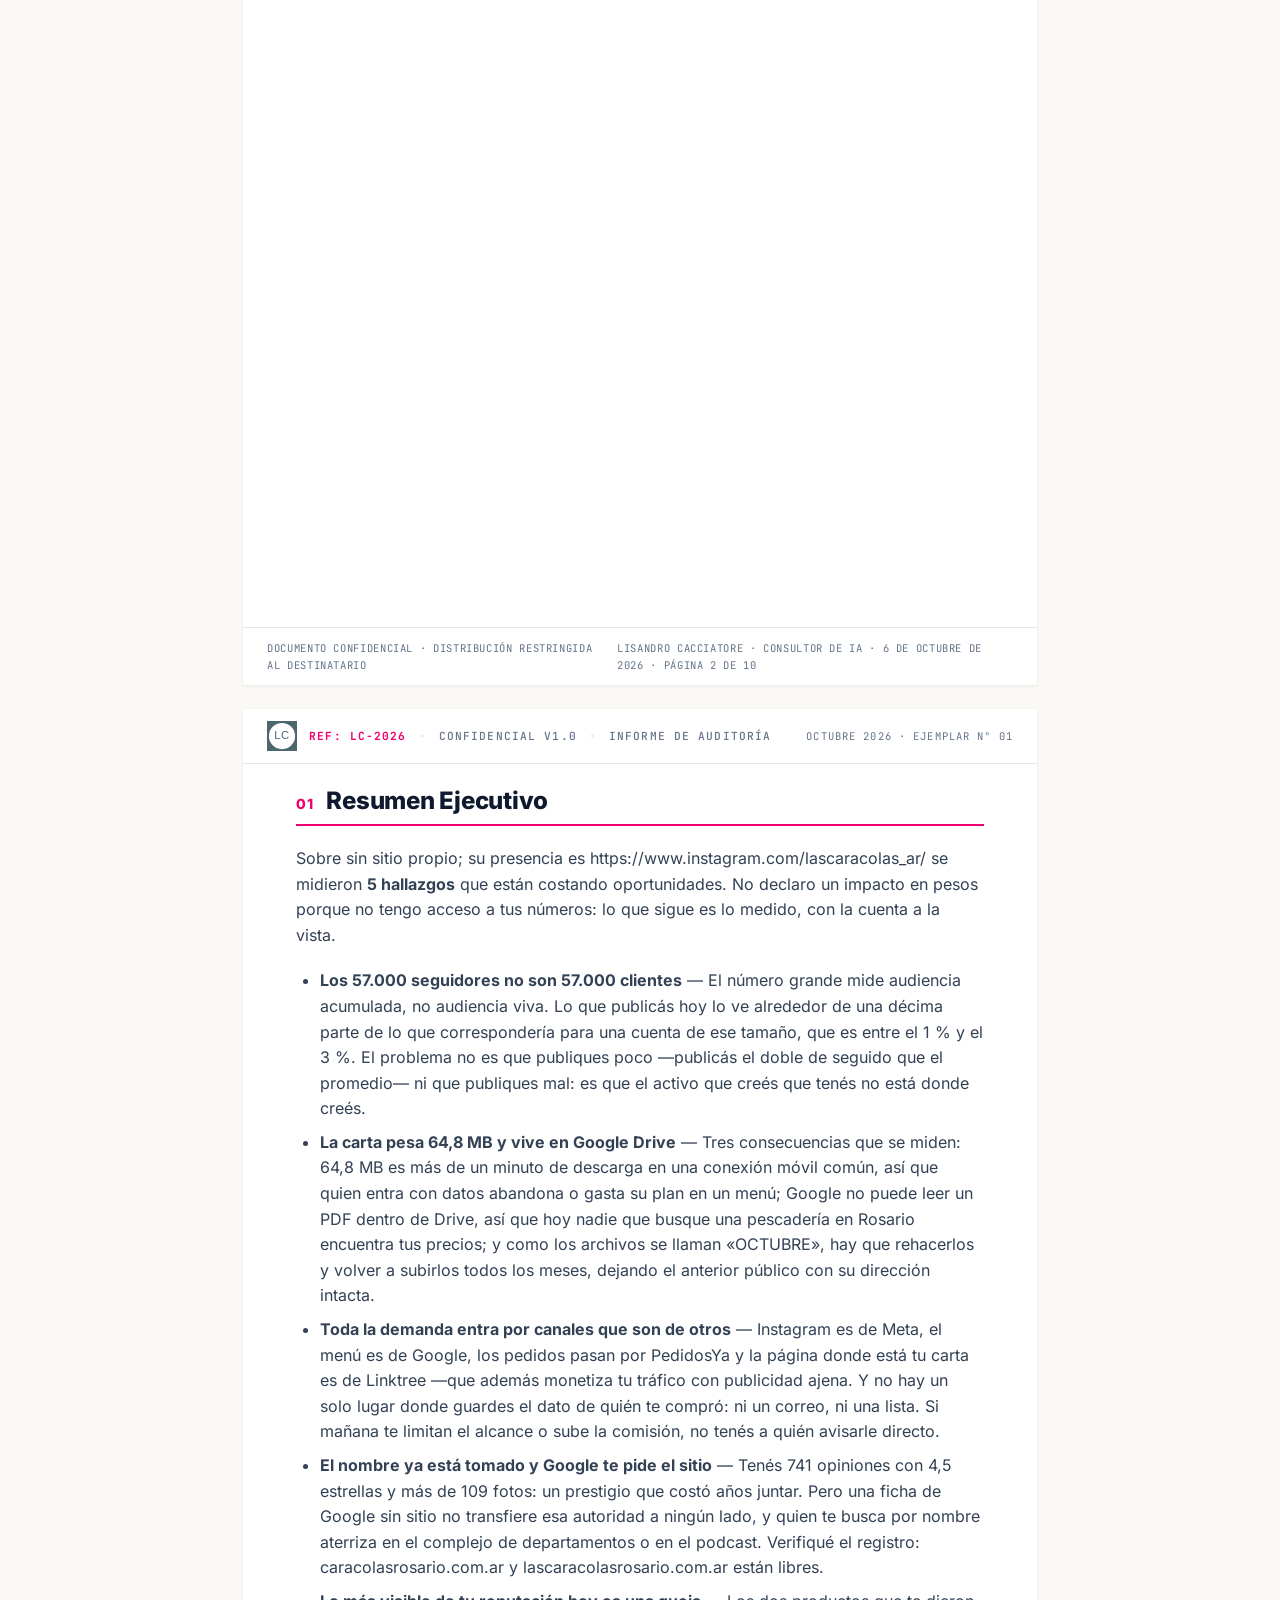
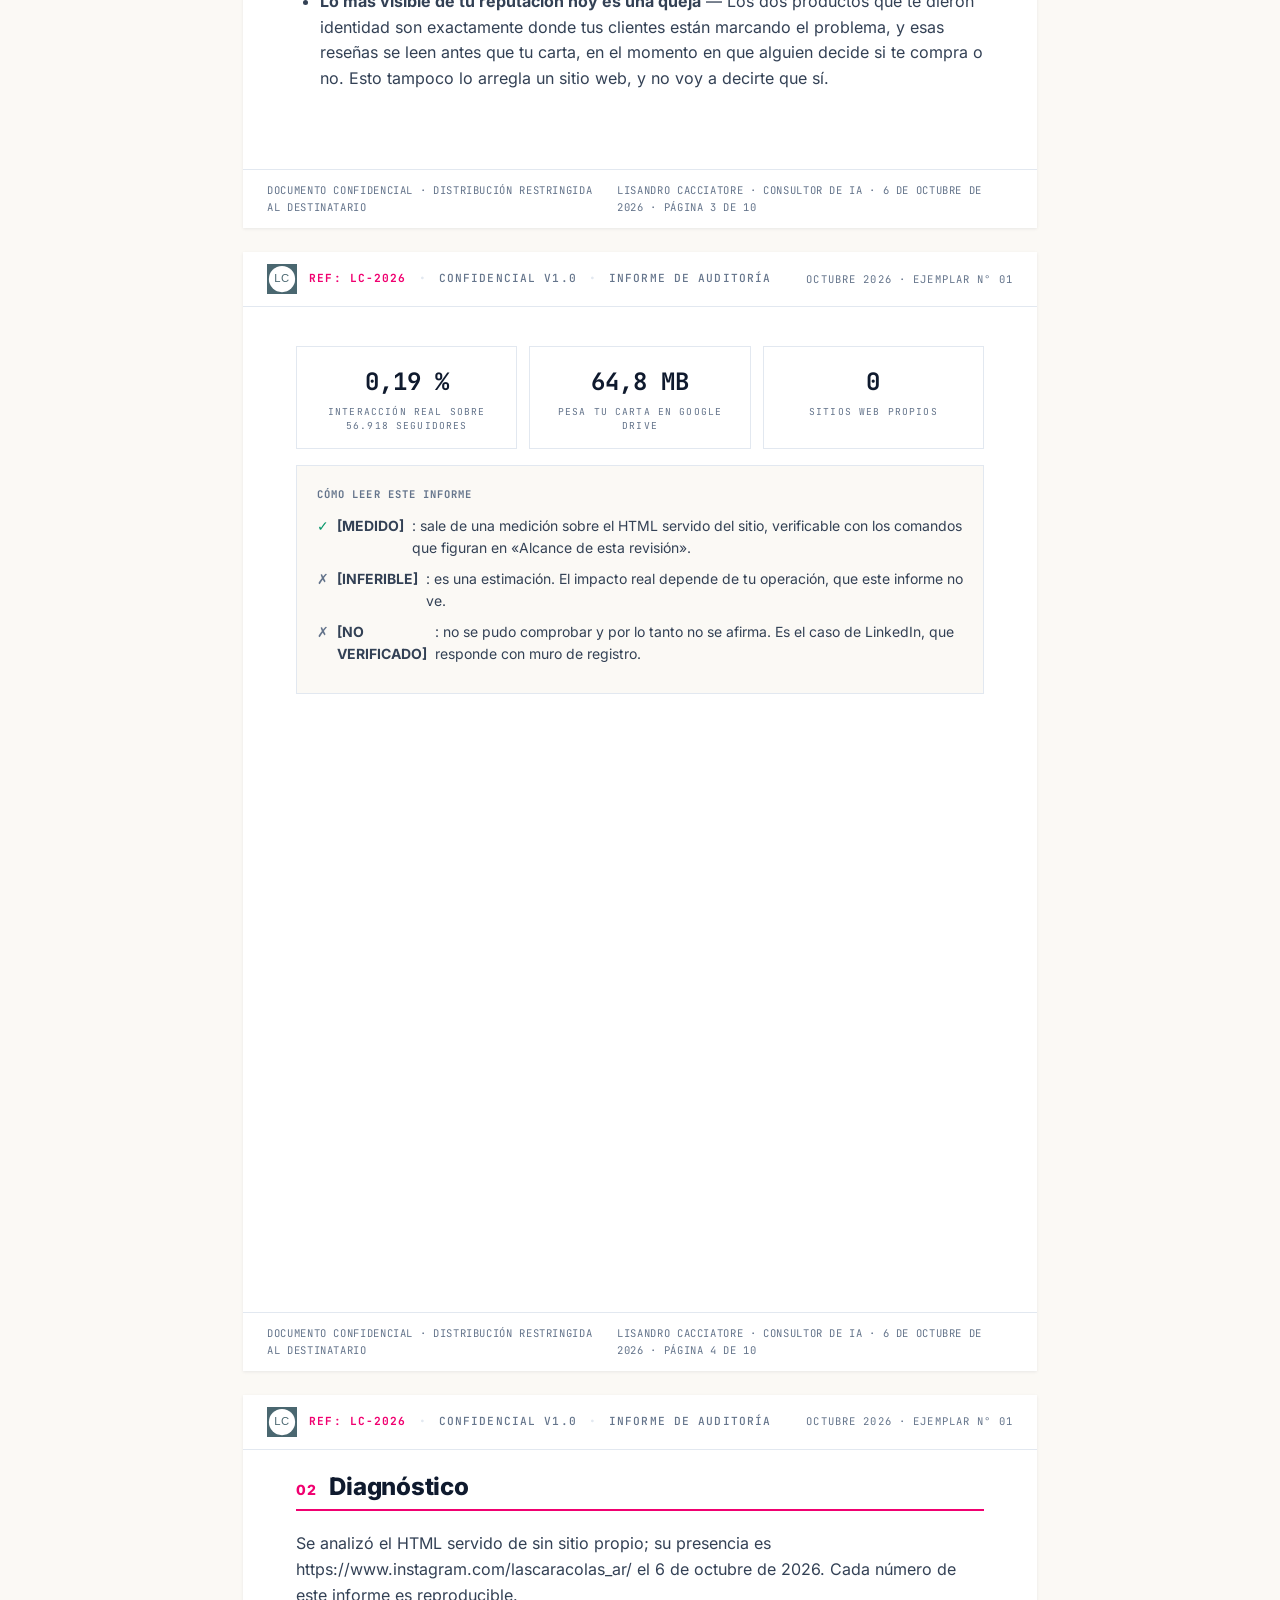
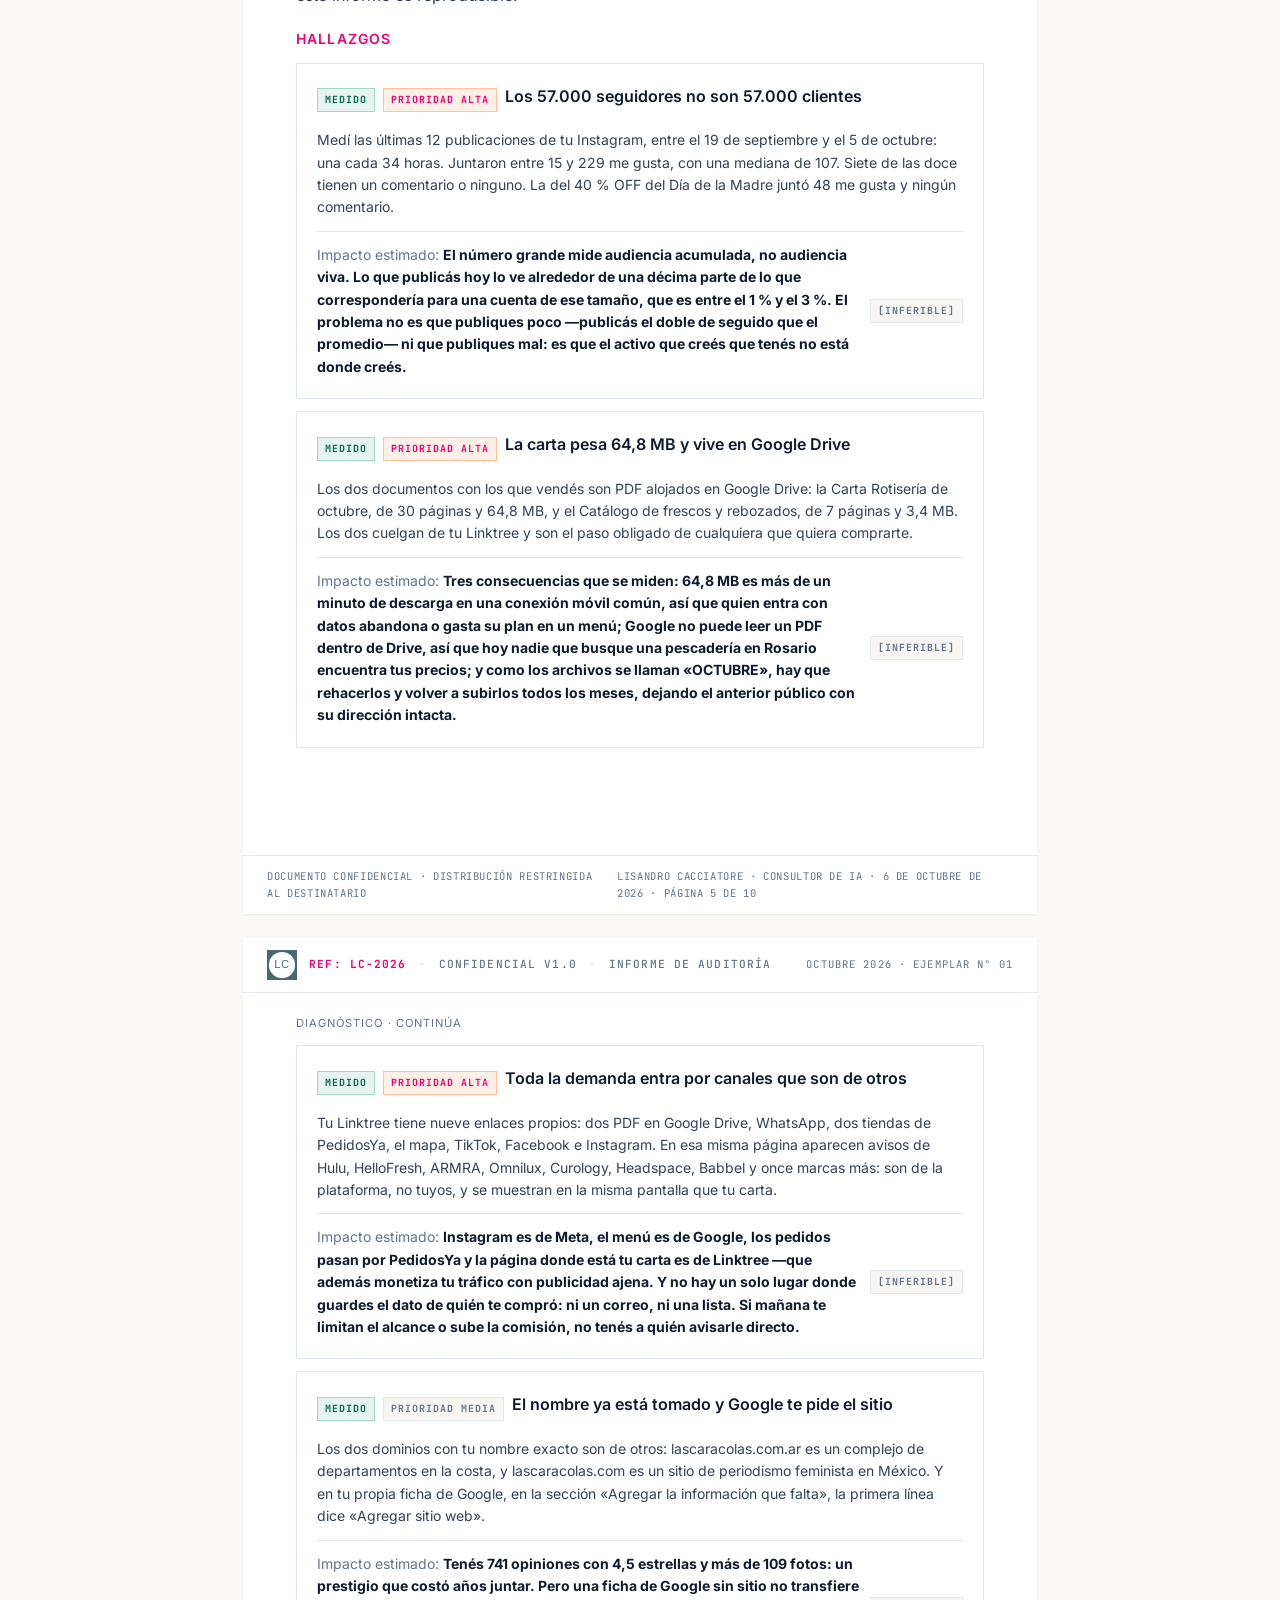
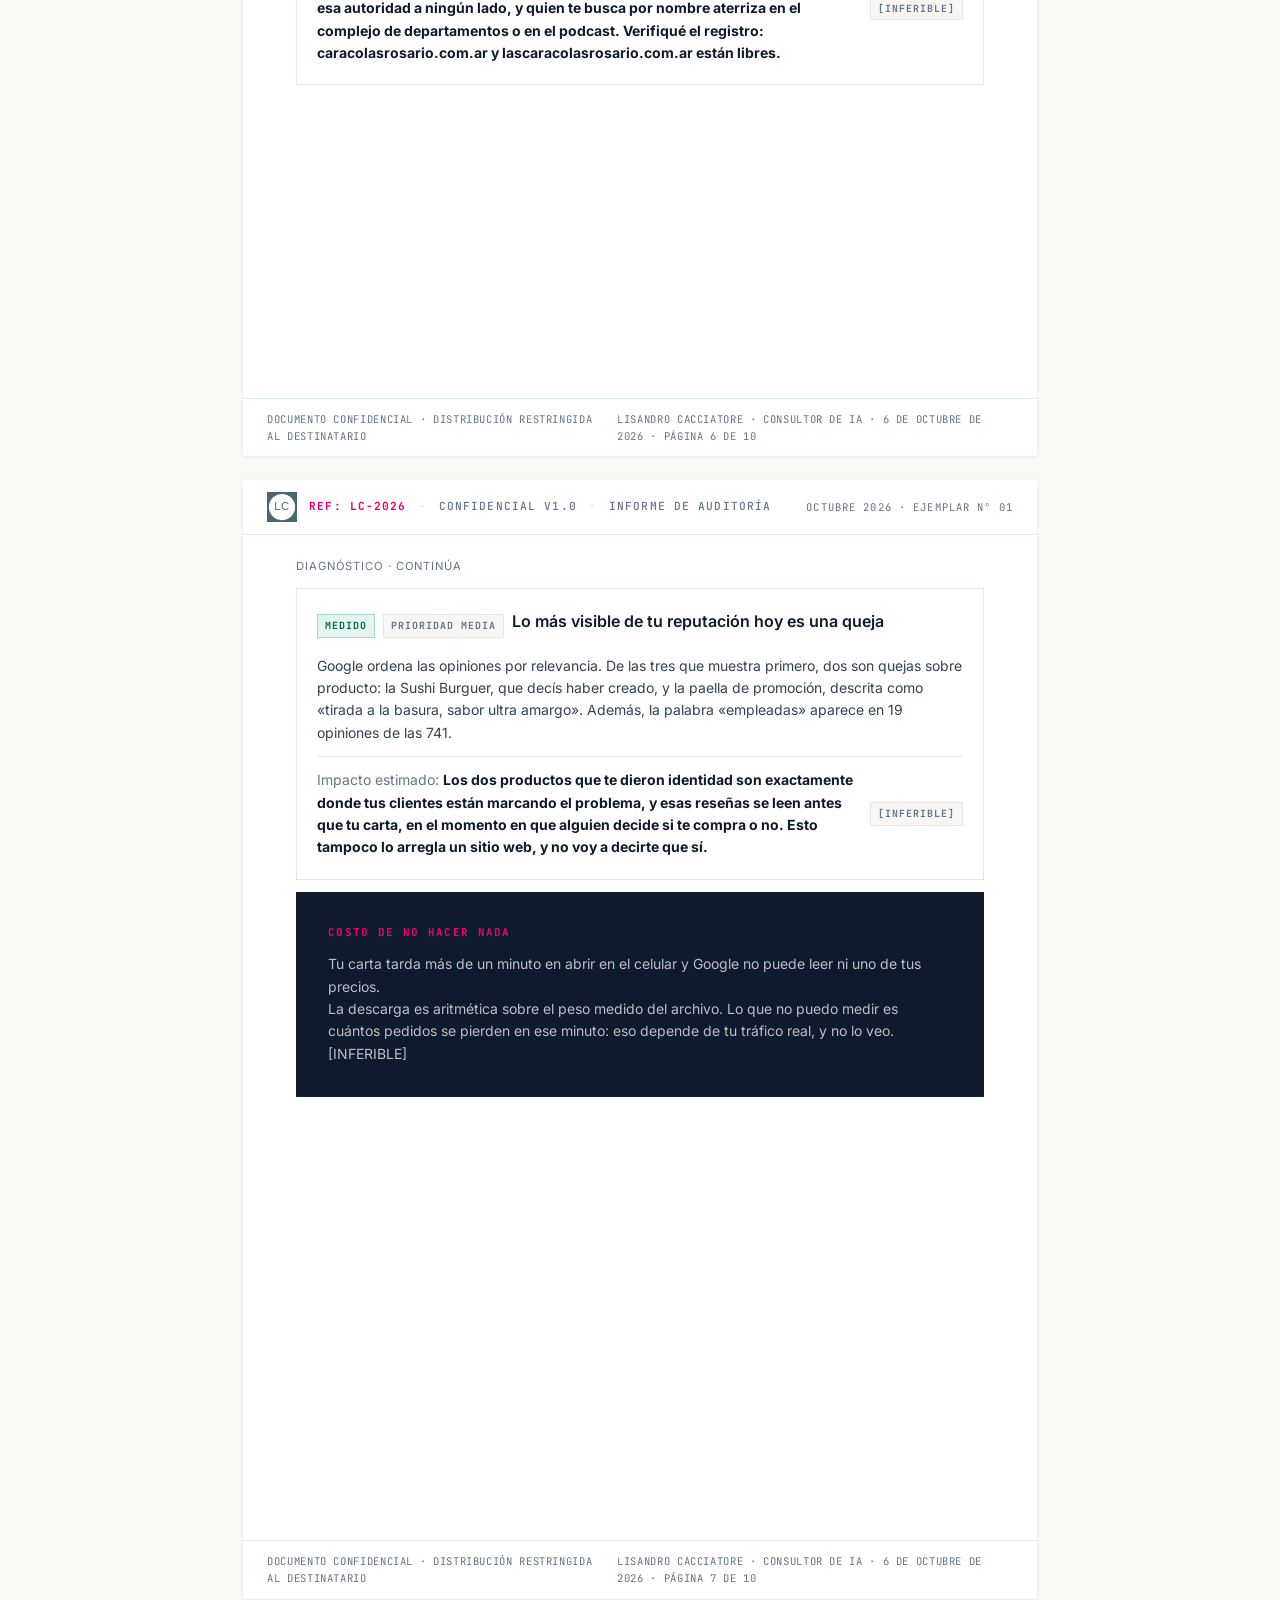
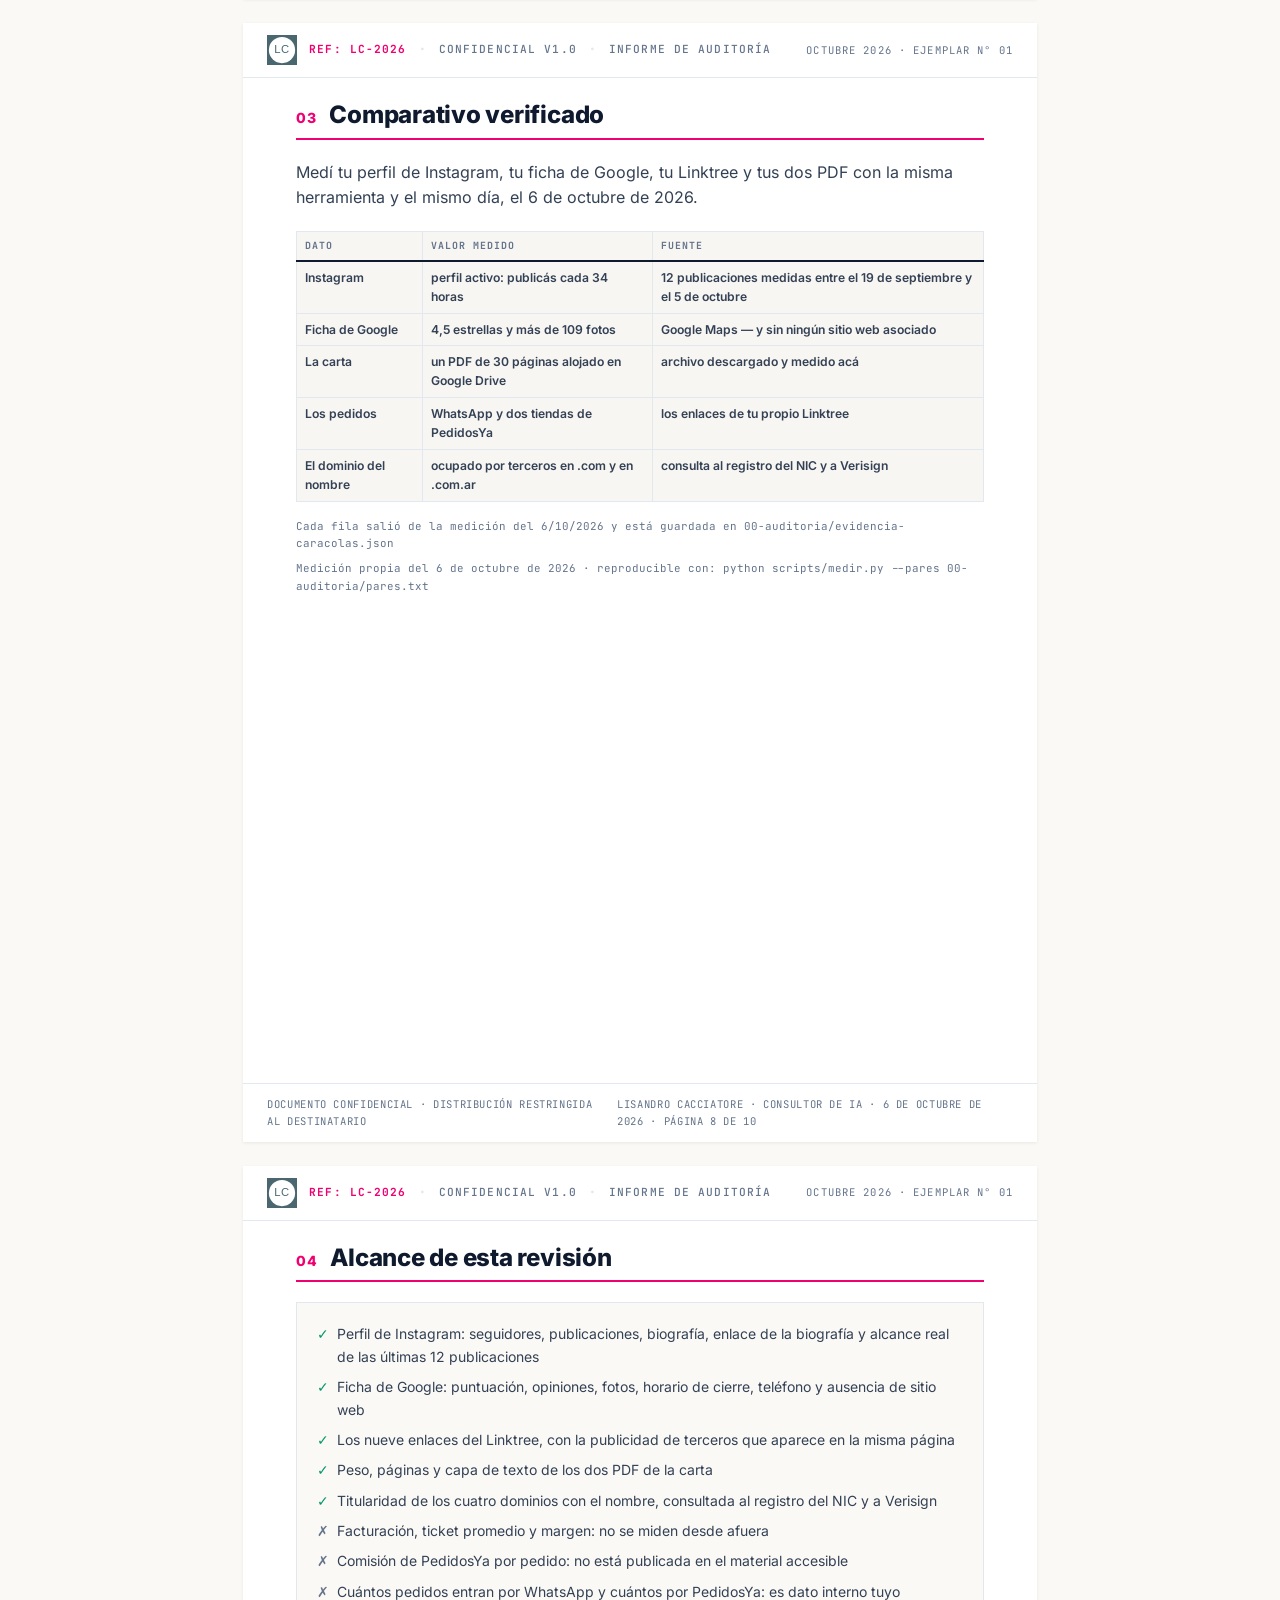
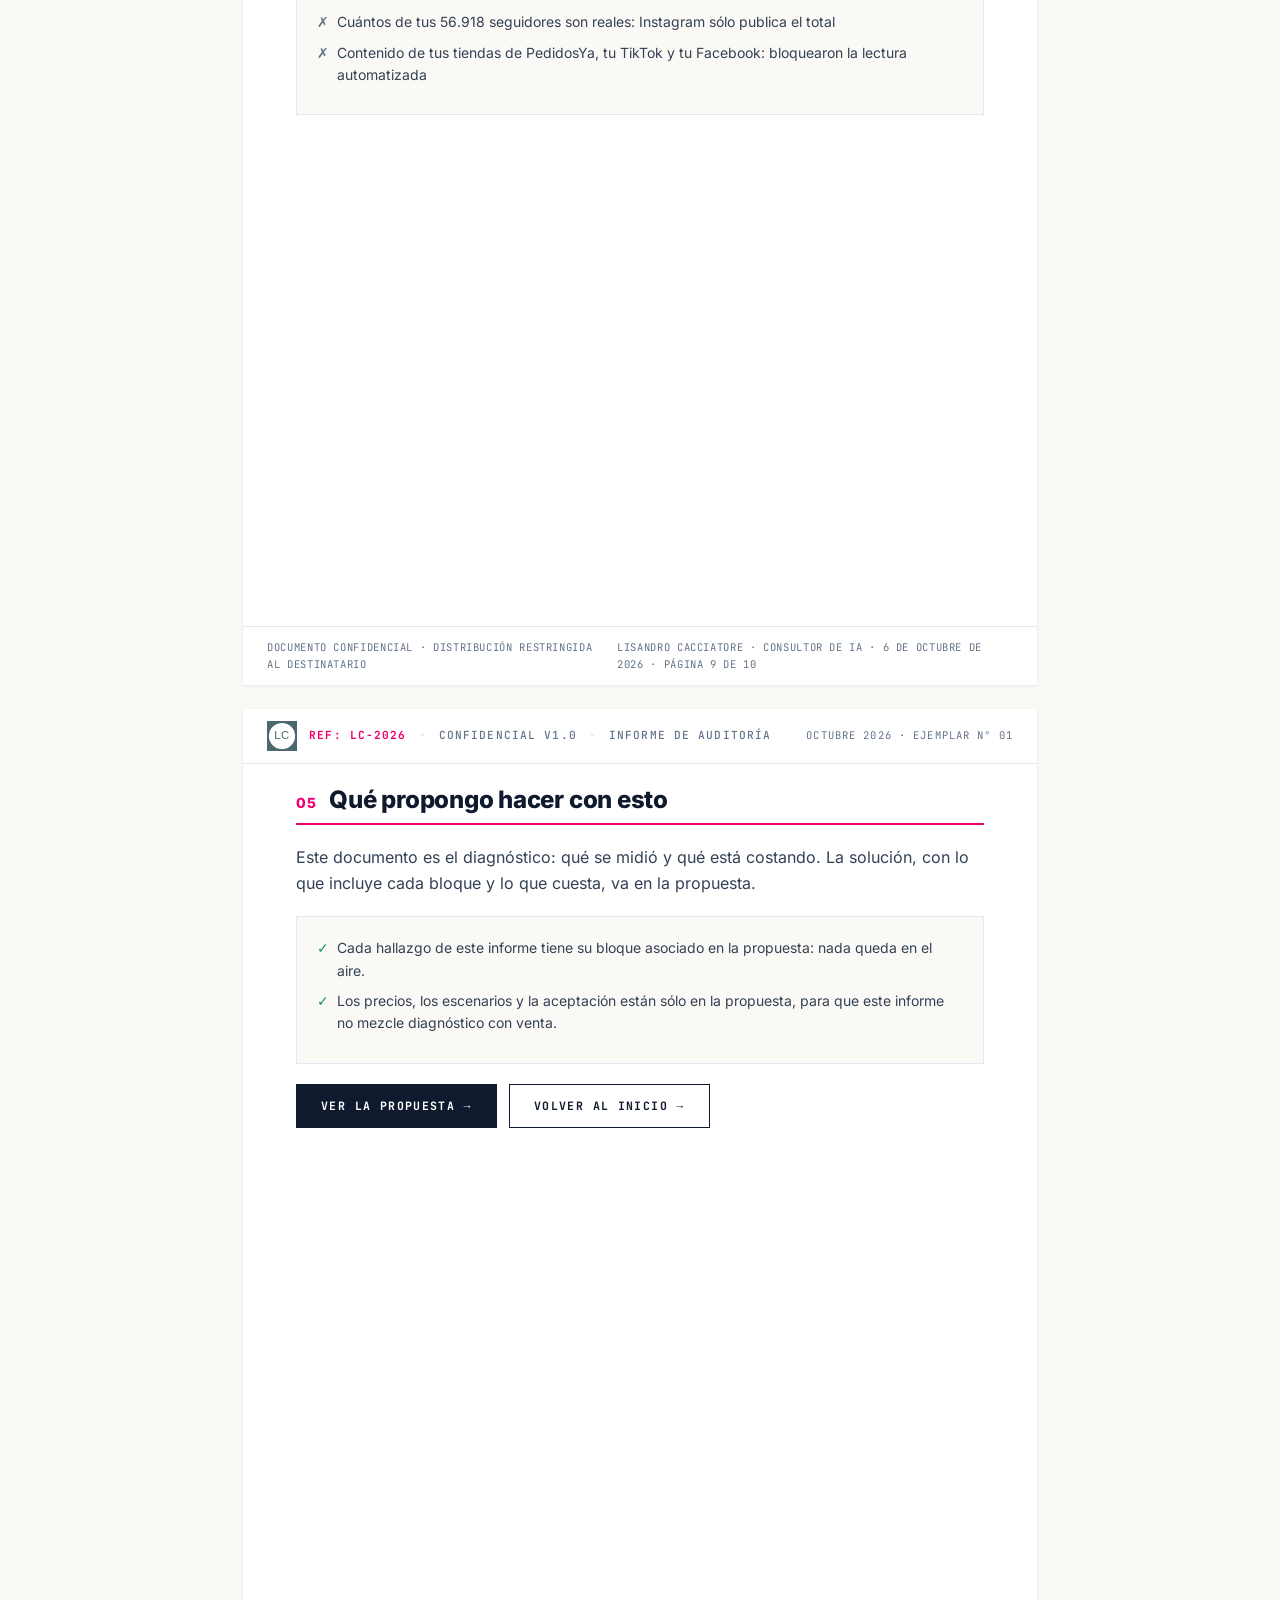
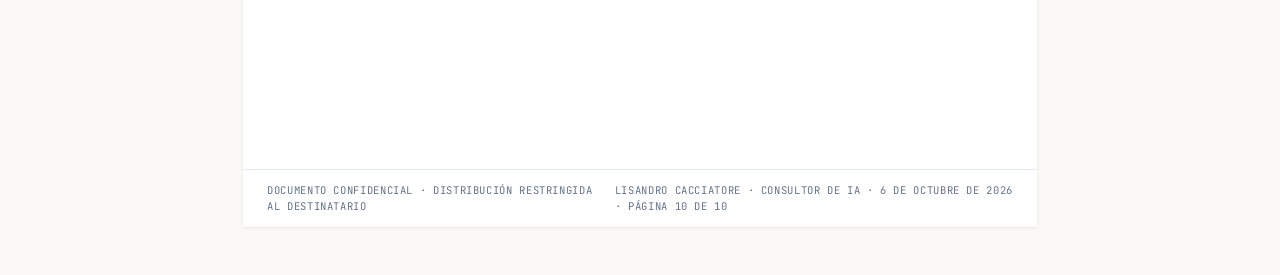
<file: 00-auditoria/informe.html>
<!DOCTYPE html>
<html lang="es">
<head>
<meta charset="UTF-8">
<meta name="viewport" content="width=device-width, initial-scale=1.0">
<title>Informe de Valor — Las Caracolas</title>
<meta name="robots" content="noindex, nofollow">
<style>
@font-face {
  font-family: 'Inter';
  src: url([data-uri]) format('woff2-variations');
  font-weight: 100 900;
  font-style: normal;
  font-display: swap;
}

@font-face {
  font-family: 'JetBrains Mono';
  src: url([data-uri]) format('woff2-variations');
  font-weight: 100 900;
  font-style: normal;
  font-display: swap;
}
/* ==========================================================================
   brand/brand.css — FUENTE ÚNICA DE LA IDENTIDAD VISUAL
   Ningún template declara colores, fuentes ni medidas propias.
   Si algo visual falta, se agrega ACÁ.

   LENGUAJE: dossier editorial. Dos roles de color, no uno:
     · ESTRUCTURA = navy. Títulos, reglas, botones, membrete.
     · ACENTO     = naranja. Eyebrows, métricas, badges, destacados.
   El acento lo puede pisar el cliente desde su config (brand_override en
   generate.py); la estructura NO, porque es la identidad del documento.

   CERO RADIO: el documento es editorial, no una app. Bordes finos, sin sombra.
   MONO: todo lo que es etiqueta o número técnico va en monoespaciada.
   ========================================================================== */

/* --------------------------------------------------------------------------
   1. TOKENS
   -------------------------------------------------------------------------- */
:root {
  /* Estructura (tinta del sistema). No se pisa por cliente. */
  --navy:       #0F1A2E;
  --navy-hover: #1A2740;
  --navy-soft:  rgba(15, 26, 46, .06);

  /* Acento. Default = identidad del sistema; brand_override lo pisa. */
  --brand-default: #FF6B1A;
  --brand-hover:   #E85D0F;
  --brand-soft:    #FFF1E8;

  /* Texto */
  --ink-title: #0F1A2E;
  --ink-body:  #334155;
  --ink-muted: #64748B;

  /* Líneas y superficies */
  --line-default:    #E2E8F0;
  --line-strong:     #0F1A2E;
  --surface-default: #FFFFFF;
  --surface-alt:     #FBF9F5;
  --surface-cream:   #F8F6F2;

  /* Estados */
  --success: #059669;
  --warning: #D97706;
  --error:   #DC2626;
  --info:    #0E7490;

  /* Tipografía */
  --font-sans: 'Inter', 'Montserrat', system-ui, -apple-system, 'Segoe UI', sans-serif;
  --font-mono: 'JetBrains Mono', ui-monospace, 'SFMono-Regular', Menlo, Consolas, monospace;
  --fs-sm:   0.875rem;
  --fs-base: 1rem;
  --fs-lg:   1.125rem;
  --fs-xl:   1.25rem;
  --fs-2xl:  1.5rem;
  --fs-3xl:  1.875rem;
  --fw-regular:   400;
  --fw-medium:    500;
  --fw-bold:      600;
  --fw-extrabold: 800;

  /* Espaciado (grid de 8px) */
  --space-1:  0.25rem;
  --space-2:  0.5rem;
  --space-3:  0.75rem;
  --space-4:  1rem;
  --space-5:  1.25rem;
  --space-6:  1.5rem;
  --space-8:  2rem;
  --space-10: 2.5rem;
  --space-12: 3rem;

  /* Sin radio: el lenguaje es editorial, no de app.
     Toda tarjeta, badge y botón queda a 90°. */
  --radius-sm:   0;
  --radius-md:   0;
  --radius-lg:   0;
  --radius-full: 0;

  /* Sin sombra: la jerarquía la hacen el borde y el color de fondo.
     La única excepción es la pila de hojas en pantalla (--shadow-md). */
  --shadow-sm: none;
  --shadow-md: 0 1px 3px rgba(15, 26, 46, .08);
  --shadow-lg: none;
}

/* --------------------------------------------------------------------------
   2. BASE
   -------------------------------------------------------------------------- */
html { font-size: 100%; box-sizing: border-box; }
*, *::before, *::after { box-sizing: inherit; }
body {
  margin: 0;
  font-family: var(--font-sans);
  font-size: var(--fs-base);
  line-height: 1.6;
  color: var(--ink-body);
  background: var(--surface-alt);
  -webkit-font-smoothing: antialiased;
  font-feature-settings: "ss01", "cv11";
}
h1, h2, h3 { color: var(--ink-title); margin: 0 0 var(--space-3); line-height: 1.2; letter-spacing: -0.01em; }
h1 { font-size: var(--fs-3xl); font-weight: var(--fw-extrabold); letter-spacing: -0.02em; }
h2 { font-size: var(--fs-xl);  font-weight: var(--fw-extrabold); }
h3 { font-size: var(--fs-base); font-weight: var(--fw-bold); }
p  { margin: 0 0 var(--space-4); }
code { font-family: var(--font-mono); font-size: var(--fs-sm);
       background: var(--navy-soft); padding: 1px 5px; }
ul, ol { margin: 0 0 var(--space-4); padding-left: var(--space-6); }
li { margin-bottom: var(--space-2); }

/* Números técnicos: mono y de ancho fijo, para que las columnas no bailen. */
.stat-number, .kpi__value, .total-value, .base-price, .module-price, .scenario-price {
  font-family: var(--font-mono);
  font-variant-numeric: tabular-nums;
  font-feature-settings: "tnum";
}

/* --------------------------------------------------------------------------
   3. ETIQUETAS TIPOGRÁFICAS COMPARTIDAS
   La mono es el rasgo más fuerte del lenguaje: marca todo lo que no es prosa.
   -------------------------------------------------------------------------- */
.eyebrow,
.label-mono,
.micro,
.eyebrow-muted {
  font-family: var(--font-mono);
  text-transform: uppercase;
}
.eyebrow {
  display: inline-block;
  font-size: 0.78rem;
  font-weight: 700;
  letter-spacing: .14em;
  color: var(--brand-default);
  background: none;
  padding: 0;
}
.eyebrow-muted {
  font-size: 0.78rem; font-weight: 500; letter-spacing: .12em; color: var(--ink-muted);
}
.label-mono {
  font-size: 0.72rem; font-weight: 700; letter-spacing: .12em; color: var(--ink-muted);
}
.micro { font-size: 0.68rem; font-weight: 400; letter-spacing: .04em; color: var(--ink-muted); }

/* Eyebrow sobre fondo oscuro: el acento no se lee, va blanco. */
.band--ink .eyebrow { color: rgba(255, 255, 255, .72); }

/* --------------------------------------------------------------------------
   4. HEADER / FOOTER COMPARTIDOS  ·  folio de dossier
   -------------------------------------------------------------------------- */
.brand-header {
  background: var(--surface-default);
  color: var(--ink-title);
  border-bottom: 1px solid var(--line-default);
}
.brand-header-inner {
  max-width: 210mm;
  margin: 0 auto;
  padding: var(--space-3) var(--space-6);
  display: flex;
  align-items: center;
  flex-wrap: wrap;
  gap: var(--space-3);
  font-family: var(--font-mono);
  font-size: 0.7rem;
  letter-spacing: .1em;
  text-transform: uppercase;
}
.brand-logo { width: 30px; height: 30px; display: block; flex: none; }
.brand-logo svg { width: 100%; height: 100%; display: block; }
.brand-info { display: flex; flex-direction: column; line-height: 1.25; }
.brand-title { font-weight: 700; font-size: 0.72rem; color: var(--ink-title); }
.brand-role  { font-size: 0.66rem; color: var(--ink-muted); letter-spacing: .1em; }
.brand-doc {
  margin-left: auto;
  font-size: 0.66rem;
  color: var(--ink-muted);
  text-align: right;
}

/* Folio: la referencia del expediente. El acento marca lo que identifica
   al documento; el resto va en gris para que no compita con el contenido. */
.folio-ref   { font-weight: 700; color: var(--brand-default); white-space: nowrap; }
.folio-sep   { color: var(--line-default); font-weight: 400; }
.folio-muted { color: var(--ink-muted); font-weight: 500; }

/* En pantalla angosta el folio completo no entra en una línea. Se recortan los
   campos del medio y quedan la referencia y la fecha, que son los que
   identifican el ejemplar. Sin esto el membrete desborda a lo ancho. */
@media (max-width: 700px) {
  .folio-muted, .folio-sep { display: none; }
}

.brand-footer {
  background: var(--surface-default);
  border-top: 1px solid var(--line-default);
}
.brand-footer-inner {
  max-width: 210mm;
  margin: 0 auto;
  padding: var(--space-3) var(--space-6);
  display: flex;
  justify-content: space-between;
  gap: var(--space-4);
  font-family: var(--font-mono);
  font-size: 0.66rem;
  letter-spacing: .06em;
  text-transform: uppercase;
  color: var(--ink-muted);
}
.brand-footer-meta { color: var(--ink-muted); }

/* --------------------------------------------------------------------------
   5. LAYOUT DEL DOCUMENTO
   -------------------------------------------------------------------------- */
.content { max-width: 210mm; margin: 0 auto; padding: var(--space-8) var(--space-6); }
.section { margin-bottom: var(--space-10); }
.cover { text-align: center; padding: var(--space-12) 0; }
.cover h1 { font-size: var(--fs-3xl); }
.cover h2 { color: var(--ink-title); font-size: var(--fs-2xl); }
.lead { font-size: var(--fs-lg); color: var(--ink-body); }

/* --------------------------------------------------------------------------
   6. FOLIO DE SECCIÓN  ·  «01 / DIAGNÓSTICO EJECUTIVO ......... PÁG. 01»
   Nombre propio (sec-row) para no chocar con .sec-head del informe.
   -------------------------------------------------------------------------- */
.sec-row {
  display: flex;
  justify-content: space-between;
  align-items: baseline;
  flex-wrap: wrap;          /* el campo de la derecha puede bajar de línea */
  gap: var(--space-1) var(--space-4);
  border-bottom: 1px solid var(--line-default);
  padding-bottom: var(--space-2);
  margin-bottom: var(--space-6);
}
.sec-row .right {
  font-family: var(--font-mono);
  font-size: 0.68rem;
  letter-spacing: .1em;
  text-transform: uppercase;
  color: var(--ink-muted);
}

/* --------------------------------------------------------------------------
   7. HERO ESTADÍSTICO  ·  métrica gigante + narrativa
   -------------------------------------------------------------------------- */
.hero-grid {
  display: grid;
  /* La columna de la métrica necesita ancho real: «5 de 6» en mono a 4rem no
     entra en un tercio de la caja y se parte en dos líneas. */
  grid-template-columns: minmax(0, 1fr) minmax(0, 1.7fr);
  gap: var(--space-8);
  align-items: start;
  margin-bottom: var(--space-6);
}
.stat-number {
  font-size: 4rem;
  font-weight: var(--fw-extrabold);
  line-height: .9;
  letter-spacing: -.05em;
  color: var(--navy);
  margin: var(--space-2) 0 var(--space-3);
  white-space: nowrap;      /* la métrica es un número: nunca se parte */
}
.stat-rule { height: 5px; width: 80px; background: var(--brand-default); margin-bottom: var(--space-3); }
.stat-caption { font-size: var(--fs-sm); color: var(--ink-muted); margin: 0; max-width: 30ch; }
.hero-divider { height: 3px; background: var(--navy); margin-top: var(--space-6); }

/* --------------------------------------------------------------------------
   8. HALLAZGOS Y EVIDENCIA
   -------------------------------------------------------------------------- */
.findings-grid { display: grid; grid-template-columns: 1fr 1fr; gap: var(--space-3); }
.finding {
  background: var(--surface-default);
  border: 1px solid var(--line-default);
  padding: var(--space-5);
  margin-bottom: var(--space-3);
  break-inside: avoid;
  page-break-inside: avoid;
}
.finding:hover { border-color: var(--navy); }
.finding-head {
  display: flex;
  align-items: center;
  gap: var(--space-2);
  margin-bottom: var(--space-3);
  flex-wrap: wrap;
}
.finding-title { font-weight: var(--fw-bold); color: var(--ink-title); font-size: var(--fs-base); margin-bottom: var(--space-2); }
.finding-metric {
  font-family: var(--font-mono);
  font-variant-numeric: tabular-nums;
  font-size: 1.15rem;
  font-weight: 700;
  color: var(--brand-default);
  line-height: 1.2;
  margin-bottom: var(--space-4);
}
.finding p { margin: 0 0 var(--space-3); font-size: var(--fs-sm); }
.finding-meta {
  display: flex;
  align-items: center;
  gap: var(--space-2);
  border-top: 1px solid var(--line-default);
  padding-top: var(--space-3);
  font-size: var(--fs-sm);
  color: var(--ink-muted);
}
.finding-meta strong { color: var(--ink-title); }
.finding-meta .tag { margin-left: auto; }

/* Filas «qué significa / qué propongo» dentro de un hallazgo. */
.finding-rows { border-top: 1px solid var(--line-default); padding-top: var(--space-3); margin: 0; }
.finding-row { display: grid; grid-template-columns: 92pt 1fr; gap: var(--space-3); padding: var(--space-2) 0; }
.finding-row + .finding-row { border-top: 1px solid var(--line-default); }
.finding-row dt {
  font-family: var(--font-mono);
  font-size: 0.62rem;
  font-weight: 700;
  letter-spacing: .1em;
  text-transform: uppercase;
  color: var(--ink-muted);
}
.finding-row dt.accent { color: var(--brand-default); }
.finding-row dd { margin: 0; font-size: var(--fs-sm); }

/* --------------------------------------------------------------------------
   9. BADGES Y TAGS
   -------------------------------------------------------------------------- */
.tag,
.badge {
  display: inline-block;
  font-family: var(--font-mono);
  font-size: 0.62rem;
  font-weight: 700;
  text-transform: uppercase;
  letter-spacing: .1em;
  padding: 3px 7px;
  border: 1px solid var(--line-default);
  background: var(--surface-cream);
  color: var(--ink-muted);
}
.tag-medido    { background: rgba(5,150,105,.10);   color: #05674A; border-color: rgba(5,150,105,.30); }
.tag-inferible { background: rgba(14,116,144,.10);  color: #0B5A70; border-color: rgba(14,116,144,.30); }
.tag-noverif   { background: rgba(220,38,38,.08);   color: #A32020; border-color: rgba(220,38,38,.28); }

.tag-prio-alta  { background: rgba(255,107,26,.10); color: var(--brand-default); border-color: rgba(255,107,26,.35); }
.tag-prio-media { background: var(--surface-cream); color: var(--ink-muted);      border-color: var(--line-default); }
.tag-prio-baja  { background: var(--surface-cream); color: var(--ink-muted);      border-color: var(--line-default); }

.evidence { font-size: var(--fs-sm); }

/* Callout oscuro (el costo de no hacer nada) */
.callout {
  background: var(--navy);
  color: var(--surface-default);
  padding: var(--space-8);
}
.callout .callout-label {
  font-family: var(--font-mono);
  font-size: 0.68rem; font-weight: 700; text-transform: uppercase;
  letter-spacing: .12em; color: var(--brand-default); margin-bottom: var(--space-3);
}
.callout .callout-strong { font-size: var(--fs-2xl); font-weight: var(--fw-extrabold); margin-bottom: var(--space-3); }
.callout .callout-note { font-size: var(--fs-sm); opacity: .72; margin: 0; }

/* --------------------------------------------------------------------------
   10. TABLAS Y PRECIOS
   -------------------------------------------------------------------------- */
.price-table { width: 100%; border-collapse: collapse; margin: var(--space-4) 0; font-size: var(--fs-sm); }
.price-table th, .price-table td {
  border: 1px solid var(--line-default);
  padding: var(--space-3);
  text-align: left;
}
.price-table th {
  background: var(--surface-cream);
  font-family: var(--font-mono);
  font-size: 0.66rem;
  text-transform: uppercase;
  letter-spacing: .1em;
  color: var(--ink-muted);
}
.price-table td:nth-child(2) { white-space: nowrap; font-weight: var(--fw-bold); color: var(--ink-title); }

.base-card {
  background: var(--surface-cream);
  border: 1.5px solid var(--brand-default);
  padding: var(--space-5);
  margin-bottom: var(--space-3);
}
/* La bandera va EN EL FLUJO, no como listón de esquina: posicionada arriba a la
   derecha se montaba sobre el precio, que vive en ese mismo rincón. */
.base-flag {
  display: inline-block;
  background: var(--brand-default); color: var(--surface-default);
  font-family: var(--font-mono);
  font-size: 0.6rem; font-weight: 700; text-transform: uppercase;
  letter-spacing: .1em; padding: 3px 7px;
  margin-bottom: var(--space-3);
}
.base-head { display: flex; justify-content: space-between; align-items: flex-start; gap: var(--space-4); margin-bottom: var(--space-3); }
.base-label {
  font-family: var(--font-mono);
  font-size: 0.68rem; font-weight: 700; text-transform: uppercase;
  letter-spacing: .1em; color: var(--brand-default);
}
.base-price { font-weight: var(--fw-bold); color: var(--ink-title); white-space: nowrap; }

/* --------------------------------------------------------------------------
   11. SELECTOR INTERACTIVO DE MÓDULOS
   -------------------------------------------------------------------------- */
.module-card {
  background: var(--surface-default);
  border: 1px solid var(--line-default);
  padding: var(--space-5);
  margin-bottom: var(--space-3);
  cursor: pointer;
  transition: border-color .15s ease, background-color .15s ease;
}
.module-card:hover { border-color: var(--navy); }
.module-card.on { border: 1.5px solid var(--brand-default); background: var(--brand-soft); }
.module-head { display: flex; justify-content: space-between; align-items: flex-start; gap: var(--space-4); margin-bottom: var(--space-2); }
.module-code {
  font-family: var(--font-mono);
  font-size: 0.66rem; font-weight: 700; text-transform: uppercase;
  letter-spacing: .1em; color: var(--brand-default);
}
.module-title { font-size: var(--fs-sm); font-weight: var(--fw-bold); color: var(--ink-title); margin: 0; }
.module-price { font-size: var(--fs-sm); font-weight: var(--fw-bold); color: var(--ink-title); white-space: nowrap; }
.module-short { font-size: var(--fs-sm); margin-bottom: var(--space-2); }
.module-bullets { list-style: none; padding: 0; margin: 0; font-size: var(--fs-sm); color: var(--ink-muted); }
.module-bullets li { margin-bottom: 2px; }
.module-bullets li::before { content: '· '; }

.total-bar {
  position: sticky;
  bottom: var(--space-4);
  background: var(--navy);
  color: var(--surface-default);
  padding: var(--space-5);
  display: flex;
  justify-content: space-between;
  align-items: center;
  gap: var(--space-4);
}
.total-label {
  font-family: var(--font-mono);
  font-size: 0.66rem; text-transform: uppercase; letter-spacing: .12em;
  color: var(--brand-default);
}
.total-value { font-size: var(--fs-2xl); font-weight: var(--fw-extrabold); }
.total-list  { font-size: var(--fs-sm); opacity: .72; margin-top: 2px; }
.total-value.pulse { animation: pulse .35s ease; }
@keyframes pulse {
  0%   { transform: scale(1); }
  50%  { transform: scale(1.06); color: var(--brand-default); }
  100% { transform: scale(1); }
}

/* --------------------------------------------------------------------------
   12. BOTONES  ·  rectangulares, en mono, en mayúsculas
   -------------------------------------------------------------------------- */
.btn {
  display: inline-block;
  font-family: var(--font-mono);
  font-size: 0.72rem;
  font-weight: 700;
  text-transform: uppercase;
  letter-spacing: .12em;
  padding: var(--space-3) var(--space-6);
  border: 1.5px solid var(--navy);
  background: var(--navy);
  color: var(--surface-default);
  text-decoration: none;
  cursor: pointer;
  transition: background-color .15s ease, color .15s ease;
}
.btn-light { background: transparent; color: var(--navy); }
.btn-light:hover { background: var(--surface-cream); }
.btn-ghost { background: transparent; border-color: transparent; color: var(--ink-title); text-transform: none; letter-spacing: 0; padding: var(--space-1); }
.btn-ghost:hover { color: var(--brand-default); }

/* --------------------------------------------------------------------------
   13. ALCANCE
   -------------------------------------------------------------------------- */
.scope {
  background: var(--surface-alt);
  border: 1px solid var(--line-default);
  padding: var(--space-5);
}
.scope-label {
  font-family: var(--font-mono);
  font-size: 0.66rem; font-weight: 700; text-transform: uppercase;
  letter-spacing: .1em; color: var(--ink-muted); margin-bottom: var(--space-3);
}
.scope ul { list-style: none; padding: 0; margin: 0; font-size: var(--fs-sm); }
.scope li { display: flex; gap: var(--space-2); margin-bottom: var(--space-2); }
.scope .yes { color: var(--success); }
.scope .no  { color: var(--ink-muted); }

/* --------------------------------------------------------------------------
   14. COMPARATIVO VERIFICADO
   -------------------------------------------------------------------------- */
.compare-table { width: 100%; border-collapse: collapse; margin: var(--space-4) 0; font-size: 0.76rem; }
.compare-table th, .compare-table td {
  border: 1px solid var(--line-default);
  padding: 6px 8px;
  text-align: left;
  vertical-align: top;
}
.compare-table th {
  background: var(--surface-cream);
  font-family: var(--font-mono);
  font-size: 0.62rem;
  text-transform: uppercase;
  letter-spacing: .1em;
  color: var(--ink-muted);
  font-weight: 700;
}
.compare-table thead tr { border-bottom: 2px solid var(--navy); }
.compare-table .row-client { background: var(--surface-cream); font-weight: var(--fw-bold); }
.compare-table .ok   { color: var(--brand-default); font-weight: var(--fw-bold); font-family: var(--font-mono); }
.compare-table .bad  { color: var(--ink-muted); font-family: var(--font-mono); }
.compare-table .meh  { color: var(--ink-muted); }
.evsrc { font-family: var(--font-mono); font-size: 0.68rem; color: var(--ink-muted); margin: var(--space-2) 0 0; }

/* --------------------------------------------------------------------------
   15. INDICADORES
   -------------------------------------------------------------------------- */
.kpi-row { display: flex; gap: var(--space-3); margin: var(--space-4) 0; }
.kpi {
  flex: 1;
  background: var(--surface-default);
  border: 1px solid var(--line-default);
  padding: var(--space-4);
  text-align: center;
}
.kpi__value { display: block; font-size: var(--fs-2xl); font-weight: 700; color: var(--navy); }
.kpi__label {
  display: block;
  font-family: var(--font-mono);
  font-size: 0.6rem; text-transform: uppercase; letter-spacing: .12em;
  color: var(--ink-muted); margin-top: 4px; line-height: 1.4;
}

/* --------------------------------------------------------------------------
   16. CITA Y VOZ DEL CLIENTE
   -------------------------------------------------------------------------- */
.quote {
  background: var(--surface-default);
  border-left: 3px solid var(--brand-default);
  padding: var(--space-4) var(--space-5);
  margin: 0 0 var(--space-3);
  font-style: italic;
  color: var(--ink-title);
}
.quote__who { display: block; font-style: normal; font-size: 0.78rem; color: var(--ink-muted); margin-top: var(--space-2); }

/* Bloque de datos por confirmar (lo que no puedo verificar) */
.todo {
  background: var(--surface-cream);
  border: 1px dashed var(--line-default);
  padding: var(--space-5);
}
.todo ul { margin: 0; font-size: var(--fs-sm); }

/* --------------------------------------------------------------------------
   17. LAYOUT DE LA PROPUESTA COMERCIAL
   La propuesta es una página web que se lee en pantalla y también se imprime.
   Sólo se declaran acá la disposición y los ritmos; los colores son los tokens.
   -------------------------------------------------------------------------- */
.band {
  background: var(--surface-default);
  border-top: 1px solid var(--line-default);
}
.band + .band { border-top: none; }
.band--ink { background: var(--navy); color: var(--surface-default); border: none; }
.band--ink h1, .band--ink h2, .band--ink h3 { color: var(--surface-default); }
.band--ink .lead { color: rgba(255, 255, 255, .78); }
.band--soft { background: var(--surface-cream); }
.wrap { max-width: 210mm; margin: 0 auto; padding: var(--space-8) var(--space-6); }
.wrap--tight { padding: var(--space-6) var(--space-6); }
.grid-2 { display: grid; grid-template-columns: 1fr 1fr; gap: var(--space-5); }
.hero-h1 { font-size: 2.35rem; line-height: 1.1; font-weight: var(--fw-extrabold); letter-spacing: -0.025em; }
.cta-row { display: flex; flex-wrap: wrap; gap: var(--space-3); margin-top: var(--space-5); }
.btn-ink { background: var(--navy); color: var(--surface-default); border-color: var(--navy); }
.btn-ink:hover { background: var(--navy-hover); }
.btn-brand { background: var(--brand-default); color: var(--surface-default); border-color: var(--brand-default); }
.btn-brand:hover { background: var(--brand-hover); border-color: var(--brand-hover); }
.btn-wa { background: #128C7E; color: #FFFFFF; border-color: #128C7E; }
.btn-wa:hover { background: #0E6E63; border-color: #0E6E63; }
.step-list { counter-reset: paso; list-style: none; padding: 0; }
.step-list li { counter-increment: paso; position: relative; padding-left: var(--space-8); margin-bottom: var(--space-4); }
.step-list li::before {
  content: counter(paso, decimal-leading-zero);
  position: absolute; left: 0; top: 2px;
  width: 22px; height: 20px;
  background: var(--brand-default); color: var(--surface-default);
  font-family: var(--font-mono);
  font-size: 0.66rem; font-weight: 700; line-height: 20px; text-align: center;
}
.shot {
  border: 1px solid var(--line-default);
  overflow: hidden;
  background: var(--surface-alt);
}
.shot img { display: block; width: 100%; height: auto; }
.shot__cap {
  font-family: var(--font-mono);
  font-size: 0.68rem; color: var(--ink-muted);
  padding: var(--space-2) var(--space-3);
  border-top: 1px solid var(--line-default);
  background: var(--surface-default);
}

/* ---------- Portal al sitio nuevo ----------
   Reemplaza a la captura. Un solo bloque con el botón grande al centro, y la
   dirección visible: el PDF también se lee en papel, y ahí el botón no se toca.
   El link viaja como anotación clickeable en el PDF, así que desde el archivo
   se llega al sitio con un clic. */
.portal {
  border: 1.5px solid var(--navy);
  background: var(--surface-cream);
  padding: var(--space-8);
  margin: var(--space-5) 0;
  text-align: center;
  break-inside: avoid;
}
.portal-lead {
  font-size: var(--fs-lg);
  color: var(--ink-title);
  max-width: 46ch;
  margin: var(--space-3) auto var(--space-6);
}
.portal-url {
  font-family: var(--font-mono);
  font-size: 0.72rem;
  letter-spacing: .04em;
  color: var(--ink-muted);
  margin: var(--space-4) 0 0;
  word-break: break-all;
}
.btn-lg { font-size: 0.85rem; padding: var(--space-4) var(--space-8); }

/* La propuesta también se imprime: sin barra fija, sin saltos raros. */
@media print {
  .no-print { display: none !important; }
  .total-bar { position: static; }

  /* Las bandas FLUYEN. Con `break-inside: avoid` una banda que no entra en el
     resto de la hoja se va entera a la siguiente y deja media hoja en blanco
     — pasaba con el hero y con el índice, que quedaban solos en su página. */
  .band, .band--soft { break-inside: auto; }

  /* Lo que sí es atómico: una tarjeta partida al medio no se lee. */
  .finding, .module-card, .base-card, .shot, .callout, .todo,
  .kpi, .glos-card, .etapa, .finding-row, .sec-row { break-inside: avoid; }

  /* Un título no queda solo al pie de una hoja. */
  h2, h3, h4, .eyebrow, .sec-row { break-after: avoid; }

  .wrap { padding: 0 0 var(--space-6); max-width: none; }
  body { background: #FFFFFF; }
  a[href^="http"]::after { content: ""; }
}

/* Las reglas de impresión viven en templates/print.css.
   brand.css define la marca; el layout de hoja es responsabilidad del template. */

/* Identidad del cliente: el color lo pone su config, no el sistema */
:root {
  --brand-default: #F00070;
  --brand-hover:   #CA005E;
  --brand-soft:    #FEEBF4;
}

/* ==========================================================================
   templates/print.css — LAYOUT DE HOJAS PARA EL INFORME
   No define marca: usa los tokens de brand.css, que se inyecta antes.

   MODELO DE PAGINADO (portado de ~/propuestas/print.js, que ya funciona)
   Chrome no soporta las cajas de margen de @page (@top-left, @bottom-right) y
   `position: fixed` en impresión se encima sobre el contenido. Así que acá NO
   hay position:fixed ni cajas de margen:

     - cada hoja es un <div class="page"> de 210x296mm
     - el membrete y el pie van DENTRO de cada hoja, como bloques del flujo
     - el paginador (print.js) llena cada cuerpo midiendo el desborde real

   296mm y no 297: con 297 Chrome agrega una hoja en blanco al final.
   ========================================================================== */

@page { size: A4; margin: 0; }

html, body { margin: 0; padding: 0; background: #fff; }

/* ---------- La hoja ---------- */

.page {
  width: 210mm;
  height: 296mm;
  overflow: hidden;
  display: flex;
  flex-direction: column;
  background: var(--surface-default);
  page-break-after: always;
  break-after: page;
  position: relative;
}
.page:last-child { page-break-after: auto; break-after: auto; }

.page__body {
  flex: 1 1 auto;
  overflow: hidden;
  padding: 6mm 14mm 4mm;
}

/* ---------- Portada (sin membrete ni pie) ---------- */

.page--cover { justify-content: center; }

.cover { padding: 0 20mm; }
.cover__brand-name { font-weight: var(--fw-bold); color: var(--brand-default); }
.cover__label {
  font-size: var(--fs-sm); text-transform: uppercase; letter-spacing: .08em;
  color: var(--ink-muted); float: right;
}
.cover__eyebrow {
  font-size: var(--fs-sm); font-weight: var(--fw-bold); text-transform: uppercase;
  letter-spacing: .1em; color: var(--brand-default); margin-bottom: var(--space-3);
}
.cover__title { font-size: 34pt; line-height: 1.1; margin: 0 0 var(--space-4); }
.cover__subtitle { font-size: var(--fs-lg); color: var(--ink-body); margin-bottom: var(--space-8); }
.cover__client {
  border-left: 3px solid var(--brand-default);
  padding: var(--space-2) 0 var(--space-2) var(--space-4);
  margin-bottom: var(--space-10);
}
.cover__client-label {
  font-size: .7rem; text-transform: uppercase; letter-spacing: .08em; color: var(--ink-muted);
}
.cover__client-name { font-size: var(--fs-2xl); font-weight: var(--fw-bold); color: var(--ink-title); }
.cover__client-sub { color: var(--ink-body); }
.cover__meta {
  display: flex; gap: var(--space-8); flex-wrap: wrap;
  border-top: 1px solid var(--line-default); padding-top: var(--space-4);
  font-size: var(--fs-sm); color: var(--ink-muted);
}
.cover__meta strong { display: block; color: var(--ink-title); }

/* ---------- Encabezado de sección ---------- */

.sec-head {
  display: flex; align-items: baseline; gap: var(--space-3);
  border-bottom: 2px solid var(--brand-default);
  padding-bottom: var(--space-2); margin-bottom: var(--space-5);
}
.sec-num {
  font-size: var(--fs-sm); font-weight: var(--fw-extrabold);
  color: var(--brand-default); letter-spacing: .08em;
}
.sec-title { margin: 0; font-size: var(--fs-2xl); }
.sec-sub {
  font-size: var(--fs-sm); font-weight: var(--fw-bold); text-transform: uppercase;
  letter-spacing: .08em; color: var(--brand-default);
  margin: var(--space-5) 0 var(--space-3);
}
.sec-lead { font-size: var(--fs-base); color: var(--ink-body); margin-bottom: var(--space-5); }
.cont-label {
  font-size: .7rem; text-transform: uppercase; letter-spacing: .08em;
  color: var(--ink-muted); margin-bottom: var(--space-3);
}

/* ---------- Índice ---------- */

.toc { list-style: none; padding: 0; margin: 0; }
.toc li {
  border-bottom: 1px dotted var(--line-default);
  padding: var(--space-2) 0;
}
.toc a { text-decoration: none; display: flex; gap: var(--space-3); }
.toc__item-name { flex: 1; color: var(--ink-title); font-weight: var(--fw-medium); }
.toc__item-page { color: var(--brand-default); font-weight: var(--fw-bold); white-space: nowrap; }

/* ---------- Aceptación (firma) ---------- */

.sig-intro { font-size: var(--fs-sm); margin-bottom: var(--space-5); }
.sig-terms {
  background: var(--surface-alt); border: 1px solid var(--line-default);
  border-radius: var(--radius-md); padding: var(--space-4);
  font-size: var(--fs-sm); color: var(--ink-body); margin-bottom: var(--space-8);
}
.sig-grid { display: flex; gap: var(--space-10); }
.sig-col { flex: 1; }
.sig-role {
  font-size: .7rem; font-weight: var(--fw-bold); text-transform: uppercase;
  letter-spacing: .08em; color: var(--ink-muted); margin-bottom: var(--space-8);
}
.sig-line { border-bottom: 1px solid var(--ink-title); height: 20mm; }
.sig-image { height: 20mm; }
.sig-name { font-weight: var(--fw-bold); color: var(--ink-title); margin-top: var(--space-2); }
.sig-detail { font-size: var(--fs-sm); color: var(--ink-muted); }
.footnote { font-size: var(--fs-sm); color: var(--ink-muted); margin-top: var(--space-8); }

/* ---------- Error visible (el documento roto tiene que gritarlo) ---------- */

.banner {
  background: var(--error); color: #fff; padding: var(--space-4);
  font-weight: var(--fw-bold); font-size: var(--fs-sm);
}

/* ---------- Pantalla: las hojas se ven apiladas ---------- */

@media screen {
  body { background: var(--surface-alt); padding: var(--space-6) 0; }
  .page { box-shadow: var(--shadow-md); margin: 0 auto var(--space-6); }
  .toolbar {
    position: fixed; top: var(--space-3); right: var(--space-3); z-index: 50;
  }
}

@media print {
  .no-print { display: none !important; }
}

/* ---------- El margen del último bloque no cuenta como alto de hoja ----------
   Un bloque con margin-bottom en el cierre de la hoja sumaba 11-15px de alto
   scrolleable sin que nada se viera cortado, y el auto-chequeo del paginador lo
   reportaba como desborde. El margen no aporta nada al final de una hoja:
   vale para el último bloque y para el último hijo dentro de él (listas, párrafos). */

.page__body > *:last-child,
.page__body > *:last-child > *:last-child { margin-bottom: 0; }

</style>
</head>
<!--
  Este informe NO usa @page para el membrete ni position:fixed.

  Chrome no soporta las cajas de margen de @page (@top-left, @bottom-right) y
  con position:fixed el membrete y el pie se encimaban sobre el contenido.

  Acá pagina print.js: cada hoja es un <div class="page"> de 210x296mm con el
  membrete y el pie ADENTRO, y el contenido se reparte midiendo el desborde real
  contra la altura útil (con un margen de seguridad calibrado de 14mm).
-->
<body>
<div class="toolbar no-print">
  <button class="btn btn-light" onclick="window.print()">Guardar PDF</button>
</div>

<div id="doc"></div>

<script>
  window.CLIENT_CONFIG = {"meta": {"nombre": "Las Caracolas", "negocio": "Pescadería, rotisería y sushi", "rubro": "Pescadería y rotisería · mayor y menor · Rosario", "fecha": "6 de octubre de 2026", "validez": "5 de noviembre de 2026", "url": "sin sitio propio; su presencia es https://www.instagram.com/lascaracolas_ar/", "presenciaUrl": "https://www.instagram.com/lascaracolas_ar/", "presenciaEtiqueta": "@lascaracolas_ar en Instagram"}, "sitio": {"_nota": "Datos que el sitio nuevo tiene que decir. Medidos el 6/10/2026; cada uno con su fuente. Lo que no está medido, queda vacío y se declara pendiente: el bot no inventa horarios ni precios.", "direccion": "Corrientes 1402, esq. 9 de Julio — S2000 Rosario, Santa Fe", "telefono": "0341 637-8697", "whatsapp": "5493416378697", "whatsappMensaje": "Hola! Quiero hacer un pedido.", "horarios": "Abierto hasta las 20:45", "horariosFuente": "ficha de Google Maps, leída el 6/10/2026 — sólo el cierre: el horario de apertura no se pudo medir", "mapa": "https://goo.gl/maps/9EvYzcmyv2mSmsZ67", "canonical": "https://lisandrocacciatore.github.io/LeadLasCaracolas/sitio/", "_canonicalNota": "vacío a propósito: el negocio todavía no tiene dominio. El bot NO debe inventarlo — un dominio adivinado del nombre puede ser el de otra empresa (lascaracolas.com.ar es de un complejo de departamentos). Se completa cuando el dominio esté decidido.", "dominioPrevisto": "lascaracolasrosario.com.ar — verificado libre en el NIC el 6/10/2026; todavía no comprado", "redes": {"Instagram": "https://www.instagram.com/lascaracolas_ar/", "TikTok": "https://www.tiktok.com/@lascaracolas_ar", "Facebook": "https://www.facebook.com/lascaracolas.ar"}, "secciones": ["Inicio · (portada con la Sushi Burguer y el pedido por WhatsApp)", "Pescados y mariscos · fresco del día, por kilo", "Frescos y rebozados · el catálogo que hoy es un PDF", "Rotisería · platos preparados y para llevar", "Sushi · la Sushi Burguer y los combos, con delivery", "Delivery · WhatsApp y las dos tiendas de PedidosYa", "Cómo llegar y contacto · dirección, teléfono, horarios y mapa"], "productos": ["Pescados frescos por kilo: merluza, boga, cornalitos, y lo que marque la temporada", "Mariscos: enteros, pelados, media valva y cazuela", "Frescos y rebozados, listos para cocinar", "Rotisería: platos preparados, paella", "Sushi: la Sushi Burguer (dicen ser los creadores en Argentina) y combos", "Mayor y menor: atienden a particulares y a otros locales"], "imagenes": "sin fotos propias del cliente: se construyen piezas gráficas SVG con texto alternativo descriptivo. La base NO promete fotos reales, así que el srcset queda declarado como pendiente hasta que haya material."}, "author": {"nombre": "Lisandro Cacciatore", "email": "lisandrocacciatore@gmail.com"}, "branding": {"colorPrimario": "#F00070", "_colorFuente": "medido del logo real (círculo magenta con el monograma LC) en la captura del perfil"}, "modelo": {"url": "https://lisandrocacciatore.github.io/LeadLasCaracolas/sitio/", "titulo": "Sitio nuevo (la página modelo)", "bajada": "El sitio está construido y verificado. No es un boceto.", "cta": "Abrir el sitio nuevo", "_pendiente": "sin URL hasta que el bot lo publique"}, "salida": {"slug": "las-caracolas"}, "recomendados": ["whatsapp", "migracion", "seo-estructurado", "peso", "terminacion", "verificacion"], "base": {"precio": 350, "items": ["Sitio propio publicado en tu dominio: deja de depender del PDF en Google Drive y del Linktree con publicidad ajena", "7 secciones con tus datos reales: pescados y mariscos, frescos y rebozados, rotisería, sushi, delivery, cómo llegar y contacto", "Tu carta como página web, con los precios escritos: se abre al instante en el celular y Google la puede leer", "Tu dirección, tu teléfono y tus horarios publicados como texto, no dentro de una imagen", "WhatsApp con el pedido ya empezado, en todas las secciones", "Diseño con tu identidad: el magenta de tu logo, sin plantilla compartida", "SEO base: idioma correcto, descripción, datos estructurados de comercio local, mapa del sitio y textos alternativos", "Carga rápida en celular y verificación de accesibilidad", "Publicación, apuntado del dominio y verificación en vivo"]}, "hallazgos": [{"tipo": "MEDIDO", "prioridad": "alta", "titulo": "Los 57.000 seguidores no son 57.000 clientes", "tituloCorto": "La audiencia que no llega", "descripcion": "Medí las últimas 12 publicaciones de tu Instagram, entre el 19 de septiembre y el 5 de octubre: una cada 34 horas. Juntaron entre 15 y 229 me gusta, con una mediana de 107. Siete de las doce tienen un comentario o ninguno. La del 40 % OFF del Día de la Madre juntó 48 me gusta y ningún comentario.", "resumen": "0,19 % de tus 56.918 seguidores ve cada publicación que subís.", "impacto": "El número grande mide audiencia acumulada, no audiencia viva. Lo que publicás hoy lo ve alrededor de una décima parte de lo que correspondería para una cuenta de ese tamaño, que es entre el 1 % y el 3 %. El problema no es que publiques poco —publicás el doble de seguido que el promedio— ni que publiques mal: es que el activo que creés que tenés no está donde creés.", "significa": "Publicás todos los días para 107 personas de un total de 56.918. Cada publicación rinde una décima parte de lo que debería.", "propongo": "Esto no se arregla con un sitio web, y no te vendo un sitio para resolverlo. Se cambia desde el contenido y desde dónde vive la audiencia, y merece una conversación aparte."}, {"tipo": "MEDIDO", "prioridad": "alta", "titulo": "La carta pesa 64,8 MB y vive en Google Drive", "tituloCorto": "La carta que nadie abre", "descripcion": "Los dos documentos con los que vendés son PDF alojados en Google Drive: la Carta Rotisería de octubre, de 30 páginas y 64,8 MB, y el Catálogo de frescos y rebozados, de 7 páginas y 3,4 MB. Los dos cuelgan de tu Linktree y son el paso obligado de cualquiera que quiera comprarte.", "resumen": "64,8 MB pesa tu carta: 30 páginas de PDF alojadas en Google Drive.", "impacto": "Tres consecuencias que se miden: 64,8 MB es más de un minuto de descarga en una conexión móvil común, así que quien entra con datos abandona o gasta su plan en un menú; Google no puede leer un PDF dentro de Drive, así que hoy nadie que busque una pescadería en Rosario encuentra tus precios; y como los archivos se llaman «OCTUBRE», hay que rehacerlos y volver a subirlos todos los meses, dejando el anterior público con su dirección intacta.", "significa": "Un menú que hay que descargar entero para leerlo, y del que Google no puede leer ni una línea.", "propongo": "M2 — Tu carta como página: se abre al instante, tiene buscador y tus precios son texto que Google indexa. Se actualiza sin subir un PDF nuevo cada mes."}, {"tipo": "MEDIDO", "prioridad": "alta", "titulo": "Toda la demanda entra por canales que son de otros", "tituloCorto": "El negocio alquilado", "descripcion": "Tu Linktree tiene nueve enlaces propios: dos PDF en Google Drive, WhatsApp, dos tiendas de PedidosYa, el mapa, TikTok, Facebook e Instagram. En esa misma página aparecen avisos de Hulu, HelloFresh, ARMRA, Omnilux, Curology, Headspace, Babbel y once marcas más: son de la plataforma, no tuyos, y se muestran en la misma pantalla que tu carta.", "resumen": "4 empresas —Meta, Google, PedidosYa y Linktree— están entre tu cliente y tu caja.", "impacto": "Instagram es de Meta, el menú es de Google, los pedidos pasan por PedidosYa y la página donde está tu carta es de Linktree —que además monetiza tu tráfico con publicidad ajena. Y no hay un solo lugar donde guardes el dato de quién te compró: ni un correo, ni una lista. Si mañana te limitan el alcance o sube la comisión, no tenés a quién avisarle directo.", "significa": "El pedido pasa por WhatsApp y por PedidosYa. El menú, por Drive. La vidriera, por Linktree. Nada de eso es tuyo.", "propongo": "M1 — Pedido directo desde tu propia página: el botón de WhatsApp al lado de la carta, y el dato del cliente queda en un lugar que es tuyo."}, {"tipo": "MEDIDO", "prioridad": "media", "titulo": "El nombre ya está tomado y Google te pide el sitio", "tituloCorto": "El nombre ocupado", "descripcion": "Los dos dominios con tu nombre exacto son de otros: lascaracolas.com.ar es un complejo de departamentos en la costa, y lascaracolas.com es un sitio de periodismo feminista en México. Y en tu propia ficha de Google, en la sección «Agregar la información que falta», la primera línea dice «Agregar sitio web».", "resumen": "741 opiniones con 4,5 estrellas, y ni una página tuya que las cobre.", "impacto": "Tenés 741 opiniones con 4,5 estrellas y más de 109 fotos: un prestigio que costó años juntar. Pero una ficha de Google sin sitio no transfiere esa autoridad a ningún lado, y quien te busca por nombre aterriza en el complejo de departamentos o en el podcast. Verifiqué el registro: caracolasrosario.com.ar y lascaracolasrosario.com.ar están libres.", "significa": "Ese prestigio no transfiere autoridad a ningún lado, y el nombre exacto está ocupado en los dos dominios.", "propongo": "Definir el dominio y resolver la identidad del nombre antes de construir. Lo verifiqué en el registro del NIC, no por DNS."}, {"tipo": "MEDIDO", "prioridad": "media", "titulo": "Lo más visible de tu reputación hoy es una queja", "tituloCorto": "La reseña que decide", "descripcion": "Google ordena las opiniones por relevancia. De las tres que muestra primero, dos son quejas sobre producto: la Sushi Burguer, que decís haber creado, y la paella de promoción, descrita como «tirada a la basura, sabor ultra amargo». Además, la palabra «empleadas» aparece en 19 opiniones de las 741.", "resumen": "19 opiniones hablan de las empleadas, y las dos primeras reseñas visibles son quejas.", "impacto": "Los dos productos que te dieron identidad son exactamente donde tus clientes están marcando el problema, y esas reseñas se leen antes que tu carta, en el momento en que alguien decide si te compra o no. Esto tampoco lo arregla un sitio web, y no voy a decirte que sí.", "significa": "Antes de ver tu carta, el cliente nuevo lee que la Sushi Burguer y la paella fallaron.", "propongo": "Que quede dicho en el diagnóstico, sin maquillar: una auditoría que sólo trae buenas noticias no sirve para decidir. Lo que sí puedo hacer es que la respuesta a esas reseñas sea visible en el sitio."}], "comparativo": {"titulo": "Tu presencia digital, medida", "intro": "Medí tu perfil de Instagram, tu ficha de Google, tu Linktree y tus dos PDF con la misma herramienta y el mismo día, el 6 de octubre de 2026.", "columnas": ["Dato", "Valor medido", "Fuente"], "filas": [{"cliente": true, "celdas": ["Instagram", "perfil activo: publicás cada 34 horas", "12 publicaciones medidas entre el 19 de septiembre y el 5 de octubre"]}, {"cliente": true, "celdas": ["Ficha de Google", "4,5 estrellas y más de 109 fotos", "Google Maps — y sin ningún sitio web asociado"]}, {"cliente": true, "celdas": ["La carta", "un PDF de 30 páginas alojado en Google Drive", "archivo descargado y medido acá"]}, {"cliente": true, "celdas": ["Los pedidos", "WhatsApp y dos tiendas de PedidosYa", "los enlaces de tu propio Linktree"]}, {"cliente": true, "celdas": ["El dominio del nombre", "ocupado por terceros en .com y en .com.ar", "consulta al registro del NIC y a Verisign"]}], "bullets": [], "kpis": [{"valor": "0,19 %", "label": "interacción real sobre 56.918 seguidores"}, {"valor": "64,8 MB", "label": "pesa tu carta en Google Drive"}, {"valor": "0", "label": "sitios web propios"}], "nota": "Cada fila salió de la medición del 6/10/2026 y está guardada en 00-auditoria/evidencia-caracolas.json", "medidoEl": "6 de octubre de 2026", "mostrarEnInforme": true}, "callout": {"label": "Costo de no hacer nada", "strong": "Tu carta tarda más de un minuto en abrir en el celular y Google no puede leer ni uno de tus precios.", "note": "La descarga es aritmética sobre el peso medido del archivo. Lo que no puedo medir es cuántos pedidos se pierden en ese minuto: eso depende de tu tráfico real, y no lo veo. [INFERIBLE]", "excepcionTarifa": true}, "alcance": ["✓ Perfil de Instagram: seguidores, publicaciones, biografía, enlace de la biografía y alcance real de las últimas 12 publicaciones", "✓ Ficha de Google: puntuación, opiniones, fotos, horario de cierre, teléfono y ausencia de sitio web", "✓ Los nueve enlaces del Linktree, con la publicidad de terceros que aparece en la misma página", "✓ Peso, páginas y capa de texto de los dos PDF de la carta", "✓ Titularidad de los cuatro dominios con el nombre, consultada al registro del NIC y a Verisign", "✗ Facturación, ticket promedio y margen: no se miden desde afuera", "✗ Comisión de PedidosYa por pedido: no está publicada en el material accesible", "✗ Cuántos pedidos entran por WhatsApp y cuántos por PedidosYa: es dato interno tuyo", "✗ Cuántos de tus 56.918 seguidores son reales: Instagram sólo publica el total", "✗ Contenido de tus tiendas de PedidosYa, tu TikTok y tu Facebook: bloquearon la lectura automatizada"], "preguntasAbiertas": ["El horario de apertura de cada día: de tu ficha de Google sólo se puede leer el cierre, a las 20:45", "Qué precios querés publicar y cuáles preferís que se consulten por WhatsApp", "Si tenés fotos propias del local, de la vidriera y de los platos: la base no promete fotos, pero con material el sitio cambia de nivel", "Qué de tu menú cambia por temporada, para que la página lo refleje sola"], "sinIncluir": ["Fotografía y producción de imágenes: no hay fotos propias y no las genero", "Gestión de redes ni publicación de contenido", "Publicidad paga", "El alta fiscal y los trámites del dominio a tu nombre", "Respuesta a las reseñas de Google"], "nextSteps": ["Ver el sitio nuevo funcionando en el enlace de la propuesta", "Definir el dominio entre los dos que verifiqué libres", "Una llamada de veinte minutos para el horario y los precios", "Publicar en tu dominio y abrir el indexado"]};
  window.BRAND_PARTS = { header: "<header class=\"brand-header\">\n  <div class=\"brand-header-inner\">\n    <span class=\"brand-logo\"><?xml version=\"1.0\" encoding=\"UTF-8\"?>\n<svg width=\"64\" height=\"64\" viewBox=\"0 0 64 64\" xmlns=\"http://www.w3.org/2000/svg\">\n  <rect width=\"64\" height=\"64\" fill=\"#4A6770\"/>\n  <circle cx=\"32\" cy=\"32\" r=\"28\" fill=\"white\"/>\n  <text x=\"50%\" y=\"50%\" dominant-baseline=\"middle\" text-anchor=\"middle\" fill=\"#4A6770\" font-size=\"24\" font-family=\"Montserrat,Arial,sans-serif\">LC<\/text>\n<\/svg><\/span>\n    <span class=\"folio-ref\">REF: LC-2026<\/span>\n    <span class=\"folio-sep\">•<\/span>\n    <span class=\"folio-muted\">CONFIDENCIAL V1.0<\/span>\n    <span class=\"folio-sep\">•<\/span>\n    <span class=\"folio-muted\">INFORME DE AUDITORÍA<\/span>\n    <span class=\"brand-doc\">OCTUBRE 2026 · EJEMPLAR N° 01<\/span>\n  <\/div>\n<\/header>\n", footer: "<footer class=\"brand-footer\">\n  <div class=\"brand-footer-inner\">\n    <span>Documento confidencial · distribución restringida al destinatario<\/span>\n    <span class=\"brand-footer-meta\">Lisandro Cacciatore · Consultor de IA · 6 de octubre de 2026<\/span>\n  <\/div>\n<\/footer>\n" };
</script>
<script>
/* ==========================================================================
   templates/print.js · Paginador del informe

   PORTADO de ~/propuestas/print.js, que ya funciona. Lo que cambia:
   - lee el esquema de config unificado (meta / hallazgos / modulos / nextSteps)
     en vez del esquema viejo (hero / modules / pricingContext)
   - el config y los fragmentos de marca llegan ya inyectados por generate.py
     (window.CLIENT_CONFIG y window.BRAND_PARTS), así funciona desde file://
     sin fetch y el informe queda en un solo archivo
   - usa las clases de brand.css (.finding, .price-table, .callout, .base-card,
     .scope, .brand-header, .brand-footer). No inventa estilos de marca.

   NO cambiar el paginador: cada hoja es un <div class="page"> de 210x296mm con
   membrete y pie ADENTRO, y el contenido se reparte midiendo el desborde real.
   ========================================================================== */

(function () {
  'use strict';

  var params = new URLSearchParams(location.search);
  var cfg = window.CLIENT_CONFIG || null;
  var BRAND = window.BRAND_PARTS || { header: '', footer: '' };

  var docEl = function () { return document.getElementById('doc'); };
  var money = function (n) { return 'USD ' + Number(n || 0).toLocaleString('es-AR'); };
  var esc = function (s) {
    return String(s == null ? '' : s).replace(/[&<>"']/g, function (c) {
      return { '&': '&amp;', '<': '&lt;', '>': '&gt;', '"': '&quot;', "'": '&#39;' }[c];
    });
  };
  function el(tag, cls, html) {
    var n = document.createElement(tag);
    if (cls) n.className = cls;
    if (html != null) n.innerHTML = html;
    return n;
  }

  // Sin no-print: si el documento falla, el PDF tiene que decirlo.
  function banner(msg) {
    var d = el('div', 'banner', 'Error al armar el documento: ' + esc(msg));
    document.body.appendChild(d);
  }

  // ---------------- Importes (calculados, nunca escritos a mano) ----------------

  function priceOf(m) { return Number(m.price || 0); }

  function totals() {
    var base = Number((cfg.base || {}).precio || 0);
    var mods = cfg.modulos || [];
    var sum = mods.reduce(function (a, m) { return a + priceOf(m); }, 0);
    var p = mods.map(priceOf);
    var combo2 = base + (p[0] || 0) + (p[1] || 0);
    var combo3 = combo2 + (p[2] || 0);
    return { base: base, sum: sum, total: base + sum, combo2: combo2, combo3: combo3 };
  }

  // ---------------- Paginador ----------------

  var sheets = [];
  var body = null;
  var contLabel = '';

  function emptySheet() {
    var p = el('div', 'page');
    p.innerHTML = (BRAND.header || '') +
      '<div class="page__body"></div>' +
      (BRAND.footer || '');
    docEl().appendChild(p);
    sheets.push(p);
    p.id = 'hoja-' + sheets.length;
    return p;
  }

  function openSheet(label) {
    contLabel = label || '';
    var p = emptySheet();
    body = p.querySelector('.page__body');
    if (contLabel) body.appendChild(el('div', 'cont-label', esc(contLabel)));
    return body;
  }

  /**
   * ¿El cuerpo de la hoja se desborda?
   * scrollHeight > clientHeight no alcanza: no incluye el margen inferior del
   * último hijo y subestima con grillas. Se mide además la caja real de cada
   * hijo, y se exige el margen de seguridad (la media de impresión no coincide
   * con la de pantalla, así que algo que "entra raspando" sale cortado).
   */
  function overflows(clear) {
    if (!body) return false;
    if (body.scrollHeight > body.clientHeight + 1) return true;
    var limit = body.getBoundingClientRect().bottom - (clear || 0);
    for (var i = 0; i < body.children.length; i++) {
      if (body.children[i].getBoundingClientRect().bottom > limit + 1) return true;
    }
    return false;
  }

  // 14mm: umbral medido entre 8 y 12. Ajustable con ?clear=<mm> para calibrar.
  var CLEARANCE_PX = Number(params.get('clear') || 14) * 3.7795;

  function tryFit(node) {
    if (!body) openSheet();
    body.appendChild(node);
    if (overflows(CLEARANCE_PX)) { body.removeChild(node); return false; }
    return true;
  }

  function place(node, label) {
    if (!tryFit(node)) { openSheet(label || contLabel); tryFit(node); }
  }

  function flow(nodes, label) {
    nodes.forEach(function (n) { place(n, label); contLabel = label; });
  }

  // ---------------- Bloques ----------------

  function secHead(num, title) {
    return el('div', 'sec-head',
      '<span class="sec-num">' + esc(num) + '</span><h2 class="sec-title">' + esc(title) + '</h2>');
  }

  function findingCard(h) {
    var tipo = String(h.tipo || '[MEDIDO]');
    var cls = tipo.indexOf('INFERIBLE') >= 0 ? 'tag-inferible' : 'tag-medido';
    var prio = String(h.prioridad || '').toLowerCase();
    var prioTag = prio
      ? '<span class="tag tag-prio-' + esc(prio) + '">Prioridad ' + esc(prio) + '</span>'
      : '';
    return el('div', 'finding',
      '<div class="finding-head">' +
        '<span class="tag ' + cls + '">' + esc(tipo) + '</span>' +
        prioTag +
        '<span class="finding-title">' + esc(h.titulo) + '</span>' +
      '</div>' +
      '<p>' + esc(h.descripcion) + '</p>' +
      '<div class="finding-meta">' +
        '<span>Impacto estimado: <strong>' + esc(h.impacto) + '</strong></span>' +
        '<span class="tag">[INFERIBLE]</span>' +
      '</div>');
  }

  function callout(label, paragraphs) {
    return el('div', 'callout',
      '<div class="callout-label">' + esc(label) + '</div>' +
      paragraphs.map(function (p) { return '<p class="callout-note">' + esc(p) + '</p>'; }).join(''));
  }

  // ---------------- Portada ----------------

  function buildCover() {
    var m = cfg.meta || {};
    var author = (cfg.author || {}).nombre || 'Lisandro Cacciatore';
    var email = (cfg.author || {}).email || '';
    var t = totals();
    var sheet = el('div', 'page page--cover',
      '<div class="cover">' +
        '<div class="cover__eyebrow">Informe de Valor</div>' +
        '<h1 class="cover__title">' + esc(m.nombre) + '</h1>' +
        '<p class="cover__subtitle">' + esc(m.negocio || m.profesion || '') + '</p>' +
        '<div class="cover__client">' +
          '<div class="cover__client-label">Preparado para</div>' +
          '<div class="cover__client-name">' + esc(m.nombre) + '</div>' +
          '<div class="cover__client-sub">' + esc(m.habilitacion || m.matricula || '') +
            (m.rubro ? ' · ' + esc(m.rubro) : '') + '</div>' +
          (m.url ? '<div class="cover__client-sub">' + esc(m.url) + '</div>' : '') +
        '</div>' +
        '<div class="cover__meta">' +
          '<div><strong>Fecha</strong>' + esc(m.fecha || '') + '</div>' +
          '<div><strong>Válido hasta</strong>' + esc(m.validez || '') + '</div>' +
          '<div><strong>Preparado por</strong>' + esc(author) +
            (email ? '<br>' + esc(email) : '') + '</div>' +
        '</div>' +
      '</div>');
    docEl().appendChild(sheet);
    sheets.push(sheet);
    sheet.id = 'hoja-' + sheets.length;
    return sheet;
  }

  // ---------------- Documento ----------------

  /* Secciones del informe.
     Las marcadas como `optional` sólo entran si la config trae su dato: así el
     mismo paginador sirve para un informe corto y para uno con comparativo
     verificado, sin numerar huecos. La numeración se asigna después de filtrar. */
  var ALL_SECTIONS = [
    { id: 'resumen',     title: 'Resumen Ejecutivo' },
    { id: 'diagnostico', title: 'Diagnóstico' },
    { id: 'comparativo', title: 'Comparativo verificado', optional: true },
    { id: 'alcance',     title: 'Alcance de esta revisión' },
    { id: 'cierre',      title: 'Qué propongo hacer con esto' }
  ];

  function resolveSections() {
    var comp = cfg.comparativo || {};
    // La tabla puede ser de pares medidos (va al informe) o un comparativo de mercado
    // orientativo (sólo tiene sentido en la propuesta, no bajo el título "verificado").
    var tieneComparativo = (comp.filas || []).length > 0 && comp.mostrarEnInforme !== false;
    return ALL_SECTIONS.filter(function (s) {
      return !s.optional || tieneComparativo;
    }).map(function (s, i) {
      return { id: s.id, num: ('0' + (i + 1)).slice(-2), title: s.title };
    });
  }

  function compareTable(comp) {
    var cols = comp.columnas || [];
    var head = '<thead><tr>' + cols.map(function (c) { return '<th>' + esc(c) + '</th>'; }).join('') + '</tr></thead>';
    var rows = (comp.filas || []).map(function (f) {
      var celdas = (f.celdas || []).map(function (c, i) {
        var txt = String(c);
        var cls = '';
        if (i > 0) {
          if (/^(200|✓)/.test(txt)) cls = 'ok';
          else if (/✗|404|0$|no resuelve|bloqueó/.test(txt)) cls = 'bad';
          else if (txt === '—') cls = 'meh';
        }
        return '<td class="' + cls + '">' + esc(txt) + '</td>';
      }).join('');
      return '<tr class="' + (f.cliente ? 'row-client' : '') + '">' + celdas + '</tr>';
    }).join('');
    return '<table class="compare-table">' + head + '<tbody>' + rows + '</tbody></table>';
  }

  function kpiRow(kpis) {
    // §4.1 del spec editorial: máximo 4 números en el cuadro.
    kpis = (kpis || []).slice(0, 4);
    if (!(kpis || []).length) return null;
    return el('div', 'kpi-row', kpis.map(function (k) {
      return '<div class="kpi"><span class="kpi__value">' + esc(k.valor) +
             '</span><span class="kpi__label">' + esc(k.label) + '</span></div>';
    }).join(''));
  }

  function buildDocument() {
    try {
      var m = cfg.meta || {};
      var hallazgos = cfg.hallazgos || [];
      var modulos = cfg.modulos || [];
      var pasos = cfg.nextSteps || [];
      var t = totals();

      var SECTIONS = resolveSections();
      var NUM = {};
      SECTIONS.forEach(function (s) { NUM[s.id] = s.num; });

      docEl().innerHTML = '';
      sheets.length = 0;

      buildCover();

      // Índice: se crea ahora para fijar su lugar, se llena al final.
      var tocSheet = emptySheet();
      var tocBody = tocSheet.querySelector('.page__body');
      tocBody.appendChild(secHead('', 'Índice del informe'));

      var startOf = {};

      // --- 01 Resumen Ejecutivo
      openSheet();
      startOf.resumen = sheets.length;
      body.appendChild(secHead(NUM.resumen, 'Resumen Ejecutivo'));
      var resumenLead = 'Sobre ' + esc(m.url || 'su presencia online') + ' se midieron <strong>' +
        hallazgos.length + ' hallazgos</strong> que están costando oportunidades. ';
      // §7.1: la tarifa del profesional se nombra UNA sola vez, en la sección de costo.
      // Acá va sin monto: la cuenta está abajo, a la vista.
      resumenLead += cfg.costoMensual
        ? 'La cuenta de lo que eso cuesta por mes está en la sección de costo, con el cálculo a la vista.'
        : 'No declaro un impacto en pesos porque no tengo acceso a tus números: ' +
          'lo que sigue es lo medido, con la cuenta a la vista.';
      body.appendChild(el('p', 'sec-lead', resumenLead));
      place(el('ul', '', hallazgos.map(function (h) {
        return '<li><strong>' + esc(h.titulo) + '</strong> — ' + esc(h.impacto) + '</li>';
      }).join('')));

      // Los indicadores van acá, en el resumen: es lo que se lee si sólo se lee una hoja.
      var kpisResumen = kpiRow((cfg.comparativo || {}).kpis || []);
      if (kpisResumen) place(kpisResumen);
      place(el('div', 'scope',
        '<div class="scope-label">Cómo leer este informe</div>' +
        '<ul>' +
          '<li><span class="yes">✓</span> <strong>[MEDIDO]</strong>: sale de una medición sobre el HTML servido ' +
            'del sitio, verificable con los comandos que figuran en «Alcance de esta revisión».</li>' +
          '<li><span class="no">✗</span> <strong>[INFERIBLE]</strong>: es una estimación. El impacto real ' +
            'depende de tu operación, que este informe no ve.</li>' +
          '<li><span class="no">✗</span> <strong>[NO VERIFICADO]</strong>: no se pudo comprobar y por lo tanto ' +
            'no se afirma. Es el caso de LinkedIn, que responde con muro de registro.</li>' +
        '</ul>'));

      // --- 02 Diagnóstico
      openSheet();
      startOf.diagnostico = sheets.length;
      body.appendChild(secHead(NUM.diagnostico, 'Diagnóstico'));
      var nComp = Number(cfg.comparativos || 0);
      var diagLead = 'Se analizó el HTML servido de ' + esc(m.url || '') + ' el ' + esc(m.fecha || '') + '. ';
      if (nComp >= 2) {
        diagLead += 'Se comparó contra ' + nComp + ' referencias del mismo rubro, medidas el mismo día ' +
          'con la misma herramienta. ';
      } else if (nComp === 1) {
        diagLead += 'Se comparó contra una referencia del rubro, con la misma herramienta y el mismo día. ';
      }
      diagLead += 'Cada número de este informe es reproducible.';
      body.appendChild(el('p', 'sec-lead', diagLead));
      body.appendChild(el('div', 'sec-sub', 'Hallazgos'));
      flow(hallazgos.map(findingCard), 'Diagnóstico · continúa');
      var co = cfg.callout || {};
      place(callout(co.label || 'Costo de no hacer nada', [
        co.strong || ('Seguir así cuesta ' + (cfg.costoMensual || '') + ' por mes.'),
        co.note || ('Cálculo basado en ' + (cfg.baseCalculo || '') + ' · [INFERIBLE]')
      ]), 'Diagnóstico · continúa');

      // --- 03 Comparativo verificado (opcional: sólo si la config lo trae)
      var comp = cfg.comparativo || {};
      if (NUM.comparativo && (comp.filas || []).length) {
        openSheet();
        startOf.comparativo = sheets.length;
        body.appendChild(secHead(NUM.comparativo, 'Comparativo verificado'));
        if (comp.intro) body.appendChild(el('p', 'sec-lead', esc(comp.intro)));
        place(el('div', '', compareTable(comp)), 'Comparativo verificado · continúa');
        if (comp.nota) place(el('p', 'evsrc', esc(comp.nota)), 'Comparativo verificado · continúa');
        if (comp.medidoEl) {
          place(el('p', 'evsrc', 'Medición propia del ' + esc(comp.medidoEl) +
            ' · reproducible con: python scripts/medir.py --pares 00-auditoria/pares.txt'),
            'Comparativo verificado · continúa');
        }
      }

      // --- §4: acá NO va la propuesta ni la inversión. El informe es diagnóstico;
      // la solución, los precios y la aceptación viven en /propuesta/ y se enlazan
      // en la sección de cierre.


      // --- Alcance de esta revisión
      openSheet();
      startOf.alcance = sheets.length;
      body.appendChild(secHead(NUM.alcance, 'Alcance de esta revisión'));
      // El alcance sale de la config: qué se midió (✓) y qué no se pudo (✗).
      var alcance = cfg.alcance || [];
      var alcanceHTML = alcance.length
        ? alcance.map(function (a) {
            var t = String(a).trim();
            var marca = t.charAt(0);
            var yes = marca === '✓';
            var resto = (marca === '✓' || marca === '✗') ? t.slice(1).trim() : t;
            return '<li><span class="' + (yes ? 'yes' : 'no') + '">' + (yes ? '✓' : '✗') +
                   '</span> ' + esc(resto) + '</li>';
          }).join('')
        : '<li><span class="yes">✓</span> Se midió el HTML servido de ' + esc(m.url || '') +
          ' el ' + esc(m.fecha || '') + '.</li>';
      body.appendChild(el('div', 'scope', '<ul>' + alcanceHTML + '</ul>'));

      // --- Cierre (§4.6): el informe es diagnóstico, no vende. Manda a la propuesta.
      openSheet();
      startOf.cierre = sheets.length;
      body.appendChild(secHead(NUM.cierre, 'Qué propongo hacer con esto'));
      body.appendChild(el('p', 'sec-lead',
        'Este documento es el diagnóstico: qué se midió y qué está costando. La solución, ' +
        'con lo que incluye cada bloque y lo que cuesta, va en la propuesta.'));
      place(el('div', 'scope', '<ul>' +
        '<li><span class="yes">✓</span> Cada hallazgo de este informe tiene su bloque asociado ' +
          'en la propuesta: nada queda en el aire.</li>' +
        '<li><span class="yes">✓</span> Los precios, los escenarios y la aceptación están sólo en ' +
          'la propuesta, para que este informe no mezcle diagnóstico con venta.</li>' +
        '</ul>'), 'Cierre · continúa');
      place(el('div', 'cta-row',
        '<a class="btn btn-ink" href="../propuesta/">Ver la propuesta &rarr;</a> ' +
        '<a class="btn btn-light" href="../">Volver al inicio &rarr;</a>'), 'Cierre · continúa');

      // 4. Membrete y numeración en todas las hojas menos la portada.
      var total = sheets.length;
      sheets.forEach(function (sheet, i) {
        if (sheet.classList.contains('page--cover')) return;
        var meta = sheet.querySelector('.brand-footer-meta');
        if (meta) meta.textContent = meta.textContent + ' · Página ' + (i + 1) + ' de ' + total;
      });

      // 5. Índice, ya con las hojas resueltas.
      var tocList = el('ol', 'toc');
      SECTIONS.forEach(function (sec) {
        var n = startOf[sec.id];
        if (!n) return;
        tocList.appendChild(el('li', '',
          '<a href="#hoja-' + n + '"><span class="toc__item-name">' + esc(sec.title) +
          '</span><span class="toc__item-page">Página ' + n + '</span></a>'));
      });
      tocBody.appendChild(tocList);
      tocBody.appendChild(el('p', '',
        '<span style="font-size:9pt;color:var(--ink-muted)">El total de este informe es de ' +
        total + ' páginas.</span>'));

      // 6. Auto-verificación: ninguna hoja puede quedar con contenido cortado.
      //
      // Dos medidas, porque solas mienten:
      //   · scrollHeight cuenta los margenes de cierre, que no son contenido y no se
      //     recortan: una diferencia de pocos pixeles ahi es un falso positivo. Por eso
      //     se tolera un resto chico.
      //   · La prueba que manda es geometrica: ningún hijo puede cruzar el borde
      //     inferior real de la hoja. Eso es lo que efectivamente se cortaria al imprimir.
      var restoMarginal = 4;
      var desbordes = sheets.reduce(function (acc, sheet) {
        var b = sheet.querySelector('.page__body');
        if (!b) return acc;
        var bad = b.scrollHeight > b.clientHeight + restoMarginal;
        var limit = b.getBoundingClientRect().bottom;
        for (var i = 0; i < b.children.length && !bad; i++) {
          if (b.children[i].getBoundingClientRect().bottom > limit + 1) bad = true;
        }
        return acc + (bad ? 1 : 0);
      }, 0);

      document.body.dataset.hojas = String(total);
      document.body.dataset.desbordes = String(desbordes);

      // ?debug=1 escribe la geometría real en el título, para leerla con --dump-dom.
      if (params.get('debug') === '1') {
        document.title = 'DBG ' + sheets.map(function (s, i) {
          var b = s.querySelector('.page__body');
          if (!b) return (i + 1) + '=portada';
          var maxChild = 0;
          for (var k = 0; k < b.children.length; k++) {
            maxChild = Math.max(maxChild, b.children[k].getBoundingClientRect().bottom);
          }
          return (i + 1) + ': scrollH=' + b.scrollHeight + ' cliH=' + b.clientHeight +
            ' maxChildBot=' + Math.round(maxChild) +
            ' bodyBot=' + Math.round(b.getBoundingClientRect().bottom) +
            ' sheetBot=' + Math.round(s.getBoundingClientRect().bottom);
        }).join(' || ');
      }

      console.log('[print] ' + JSON.stringify({
        cliente: m.nombre, hojas: total, secciones: startOf,
        total: t.total, desbordes: desbordes
      }));
    } catch (err) {
      banner(String((err && err.message) || err));
      console.error('[print] FALLO', err);
    }
  }

  // ---------------- Arranque ----------------

  function run() {
    if (!cfg) {
      banner('No llegó la configuración del cliente (window.CLIENT_CONFIG).');
      return;
    }
    cfg.author = cfg.author || { nombre: 'Lisandro Cacciatore', email: 'lisandro@ejemplo.com' };
    // Sin las fuentes cargadas las alturas medidas no son las definitivas y las
    // tarjetas se reparten mal entre hojas.
    var go = function () { buildDocument(); };
    if (document.fonts && document.fonts.ready && document.fonts.ready.then) {
      document.fonts.ready.then(go).catch(go);
    } else {
      go();
    }
    // El diálogo de impresión NO se abre solo: lo dispara el botón de la barra.
    // Con ?auto=1 se abre automáticamente (como hacía el original).
    if (params.get('auto') === '1') {
      setTimeout(function () {
        requestAnimationFrame(function () { requestAnimationFrame(function () { window.print(); }); });
      }, 400);
    }
  }

  if (document.readyState === 'loading') {
    document.addEventListener('DOMContentLoaded', run);
  } else {
    run();
  }
})();

</script>
</body>
</html>
</file>
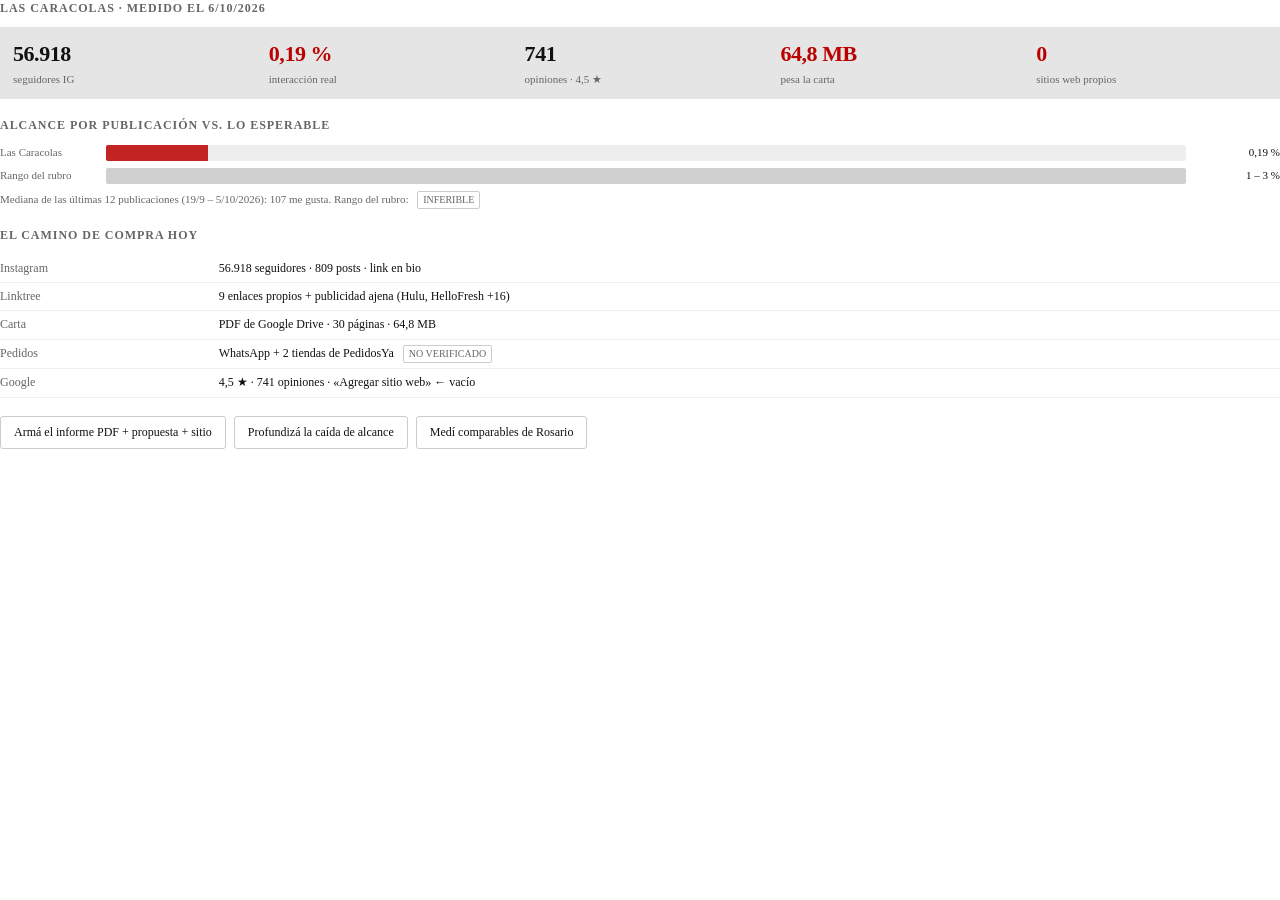
<file: 00-auditoria/tablero.html>
<!DOCTYPE html>
<html lang="es-AR">
<head>
<meta charset="utf-8">
<style>
  * { box-sizing: border-box; }
  body {
    margin: 0; padding: 0; background: transparent;
    color: var(--foreground, #111);
    font-family: inherit; font-size: 13px; line-height: 1.45;
  }
  h3 { margin: 0 0 10px; font-size: 12px; letter-spacing: .08em; text-transform: uppercase;
       color: var(--muted-foreground, #666); font-weight: 600; }
  .grid { display: grid; grid-template-columns: repeat(auto-fit, minmax(112px, 1fr));
          gap: 1px; background: var(--border, #e5e5e5); border: 1px solid var(--border, #e5e5e5); }
  .c { background: var(--card, transparent); padding: 10px 12px; }
  .n { font-size: 22px; font-weight: 700; letter-spacing: -.02em; font-variant-numeric: tabular-nums; }
  .l { font-size: 11px; color: var(--muted-foreground, #666); margin-top: 2px; }
  .flag { color: var(--accent, #b00); }
  section { margin-top: 18px; }
  .bar { display: flex; align-items: center; gap: 10px; margin: 7px 0; }
  .bar span.k { width: 96px; font-size: 11px; color: var(--muted-foreground, #666); flex: none; }
  .track { position: relative; flex: 1; height: 16px; background: var(--border, #eee); border-radius: 2px; overflow: hidden; }
  .fill { position: absolute; inset: 0 auto 0 0; background: var(--accent, #b00); opacity: .85; }
  .fill.bench { background: var(--muted-foreground, #999); opacity: .35; }
  .bar span.v { width: 84px; flex: none; font-size: 11px; font-variant-numeric: tabular-nums; text-align: right; }
  table { width: 100%; border-collapse: collapse; font-size: 12px; }
  td { padding: 5px 0; border-bottom: 1px solid var(--border, #eee); vertical-align: top; }
  td:first-child { color: var(--muted-foreground, #666); padding-right: 12px; white-space: nowrap; }
  .acts { display: flex; flex-wrap: wrap; gap: 8px; margin-top: 18px; }
  button { font: inherit; font-size: 12px; padding: 7px 13px; cursor: pointer;
           border: 1px solid var(--border, #ccc); border-radius: 3px;
           background: transparent; color: var(--foreground, #111); }
  button:hover { border-color: var(--accent, #b00); color: var(--accent, #b00); }
  .tag { display: inline-block; font-size: 10px; padding: 1px 5px; border-radius: 2px;
         border: 1px solid var(--border, #ccc); color: var(--muted-foreground, #666); margin-left: 6px; }
</style>
</head>
<body>

<h3>Las Caracolas · medido el 6/10/2026</h3>
<div class="grid">
  <div class="c"><div class="n">56.918</div><div class="l">seguidores IG</div></div>
  <div class="c"><div class="n flag">0,19 %</div><div class="l">interacción real</div></div>
  <div class="c"><div class="n">741</div><div class="l">opiniones · 4,5 ★</div></div>
  <div class="c"><div class="n flag">64,8 MB</div><div class="l">pesa la carta</div></div>
  <div class="c"><div class="n flag">0</div><div class="l">sitios web propios</div></div>
</div>

<section>
  <h3>Alcance por publicación vs. lo esperable</h3>
  <div class="bar"><span class="k">Las Caracolas</span>
    <div class="track"><div class="fill" style="width:9.4%"></div></div>
    <span class="v">0,19 %</span></div>
  <div class="bar"><span class="k">Rango del rubro</span>
    <div class="track"><div class="fill bench" style="width:100%"></div></div>
    <span class="v">1 – 3 %</span></div>
  <div class="l" style="margin-top:4px">Mediana de las últimas 12 publicaciones (19/9 – 5/10/2026):
    107 me gusta. Rango del rubro: <span class="tag">INFERIBLE</span></div>
</section>

<section>
  <h3>El camino de compra hoy</h3>
  <table>
    <tr><td>Instagram</td><td>56.918 seguidores · 809 posts · link en bio</td></tr>
    <tr><td>Linktree</td><td>9 enlaces propios + publicidad ajena (Hulu, HelloFresh +16)</td></tr>
    <tr><td>Carta</td><td>PDF de Google Drive · 30 páginas · 64,8 MB</td></tr>
    <tr><td>Pedidos</td><td>WhatsApp + 2 tiendas de PedidosYa <span class="tag">NO VERIFICADO</span></td></tr>
    <tr><td>Google</td><td>4,5 ★ · 741 opiniones · «Agregar sitio web» ← vacío</td></tr>
  </table>
</section>

<div class="acts">
  <button data-hermes-send="Armá el informe PDF y la propuesta comercial de Las Caracolas con el motor de leads, y construí la página nueva">Armá el informe PDF + propuesta + sitio</button>
  <button data-hermes-send="Medí la interacción de los últimos 6 meses del Instagram de Las Caracolas para ver si el 0,19% es tendencia o es reciente">Profundizá la caída de alcance</button>
  <button data-hermes-send="Medí 7 pescaderías y rotiserías de Rosario como comparables para el cuadro de Las Caracolas">Medí comparables de Rosario</button>
</div>

</body>
</html>
</file>
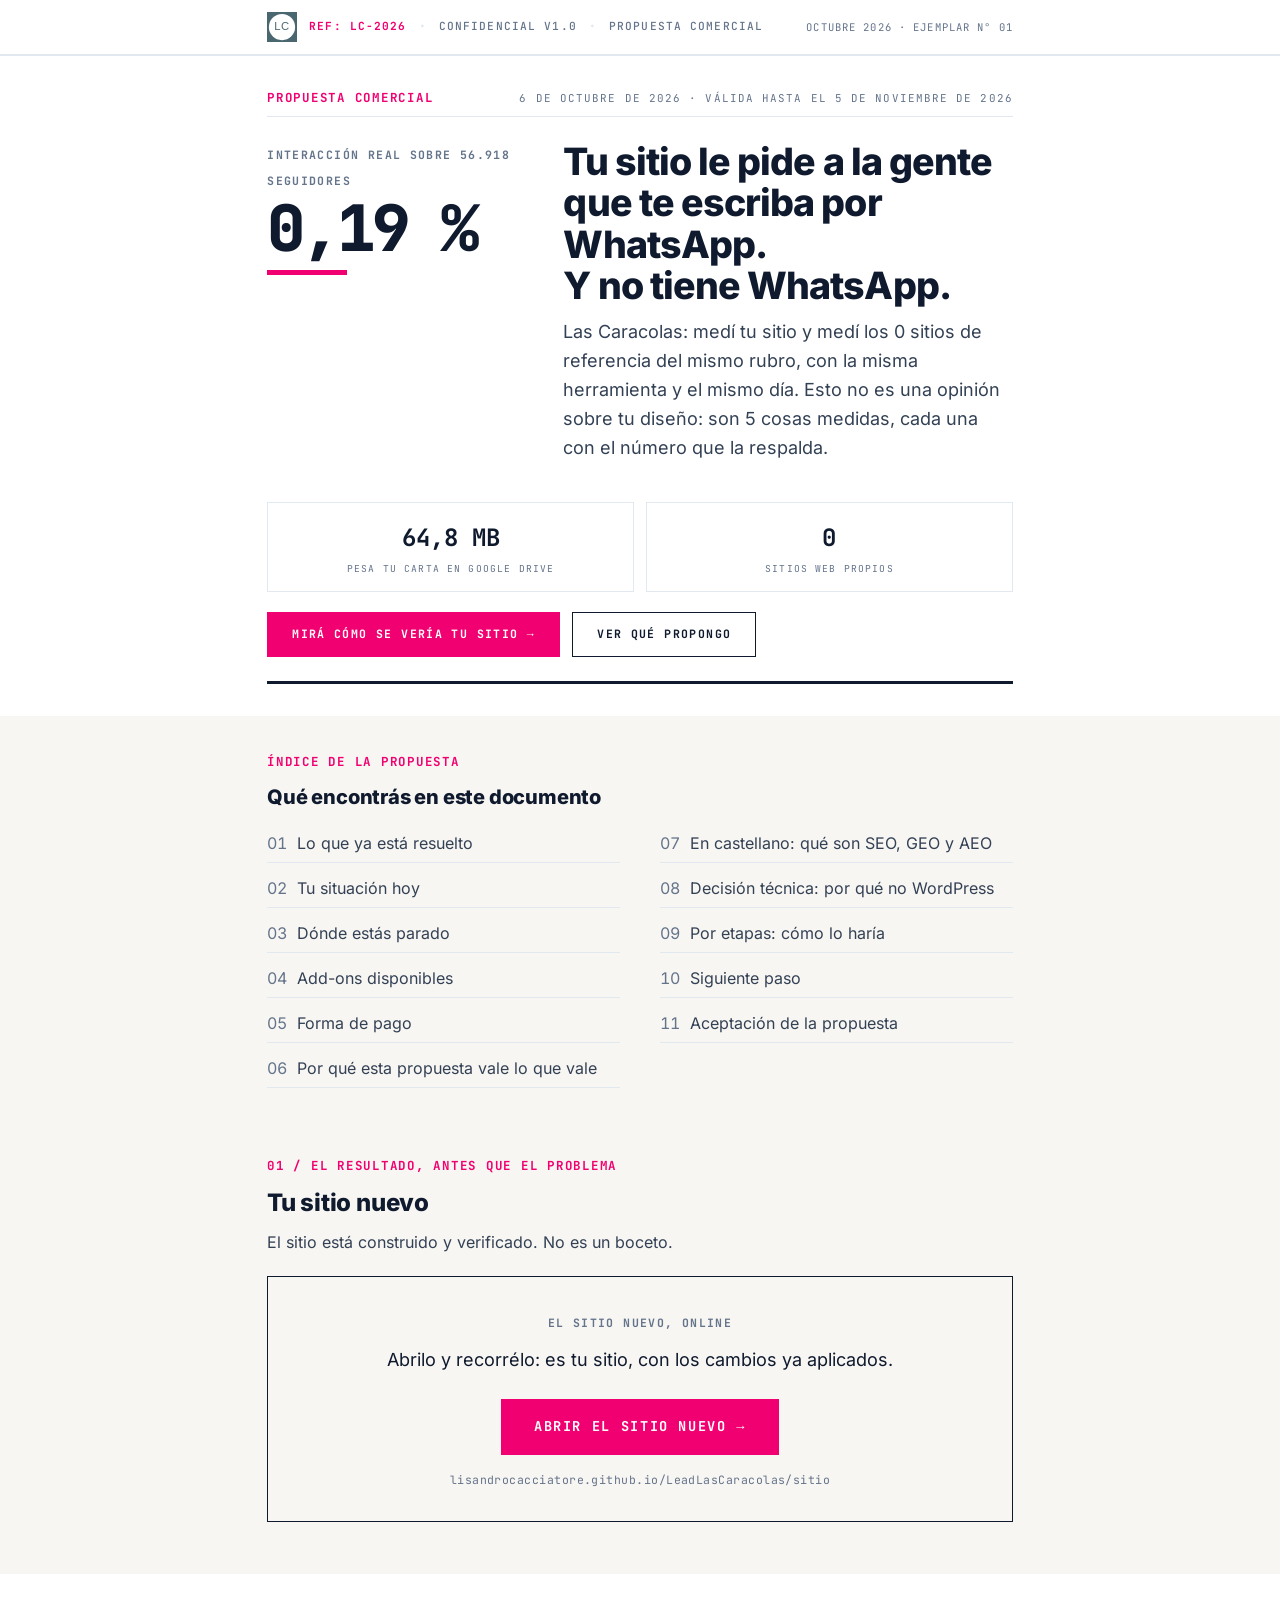
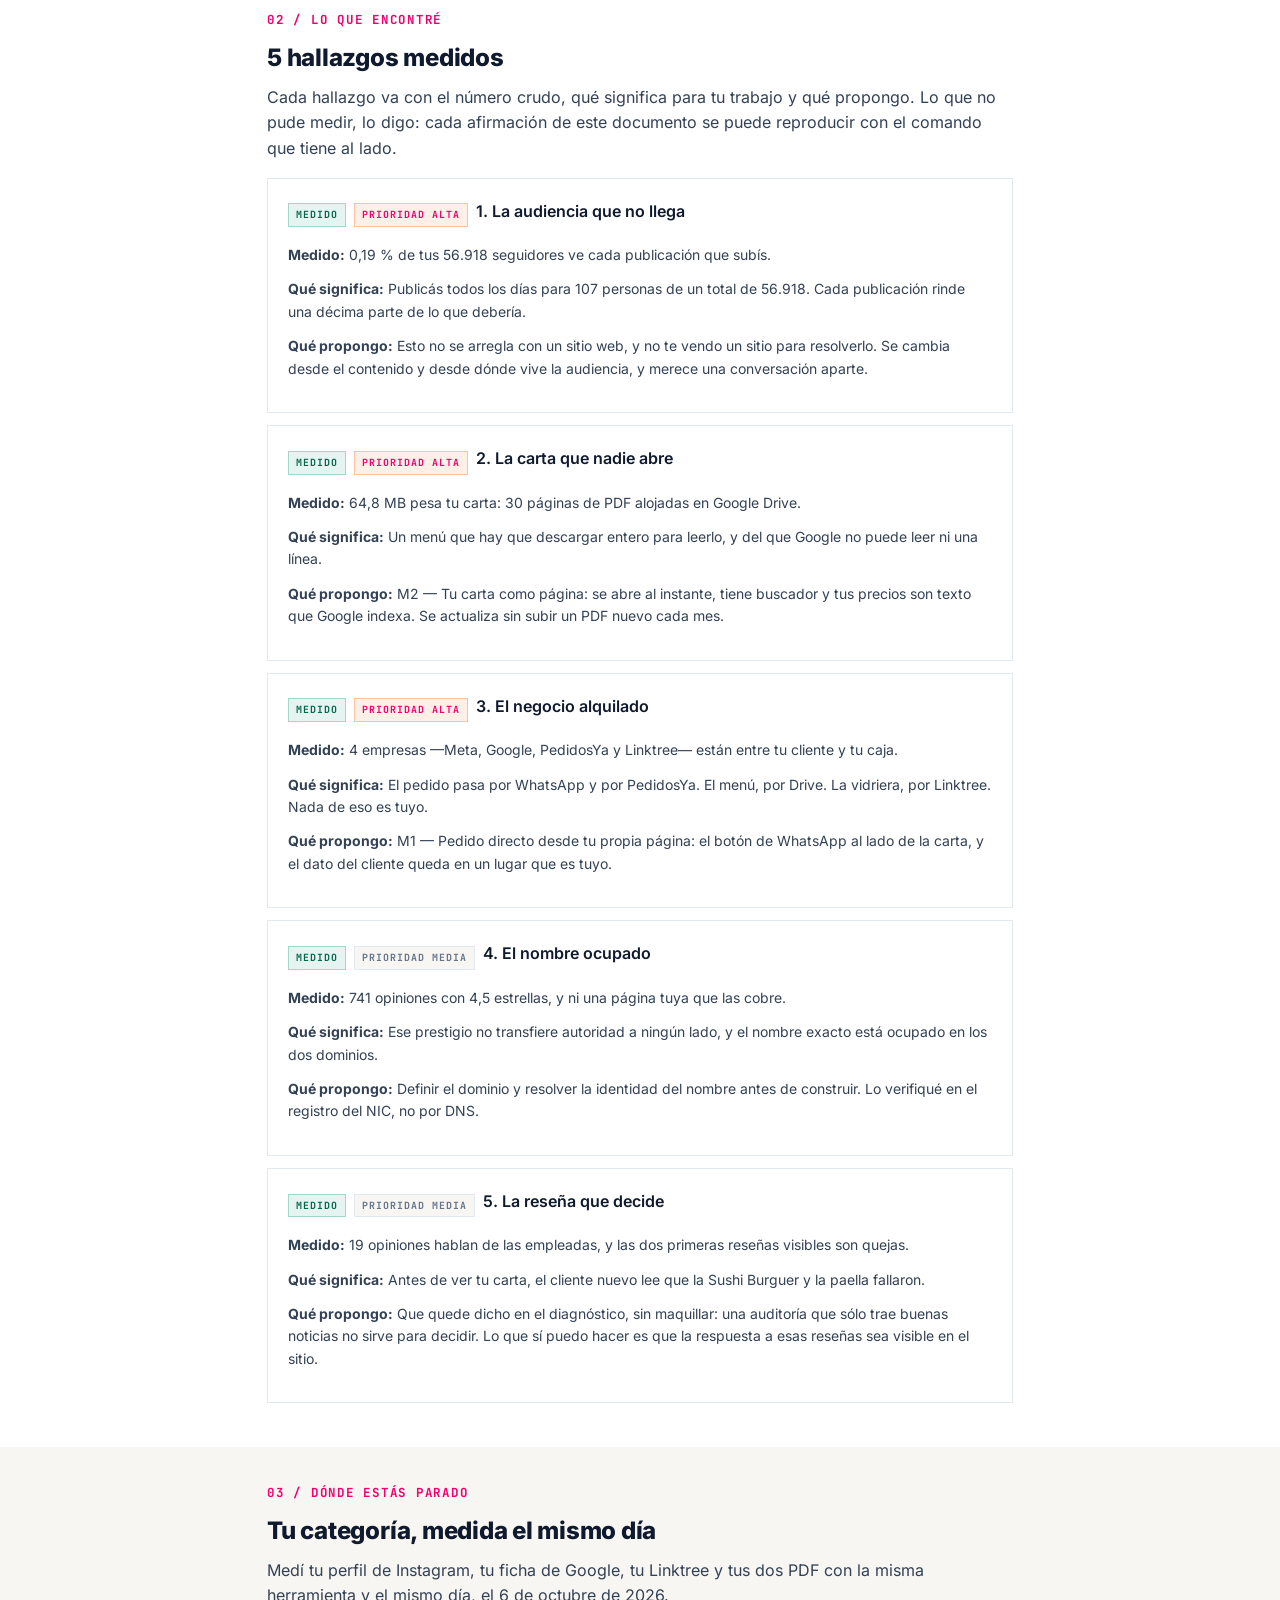
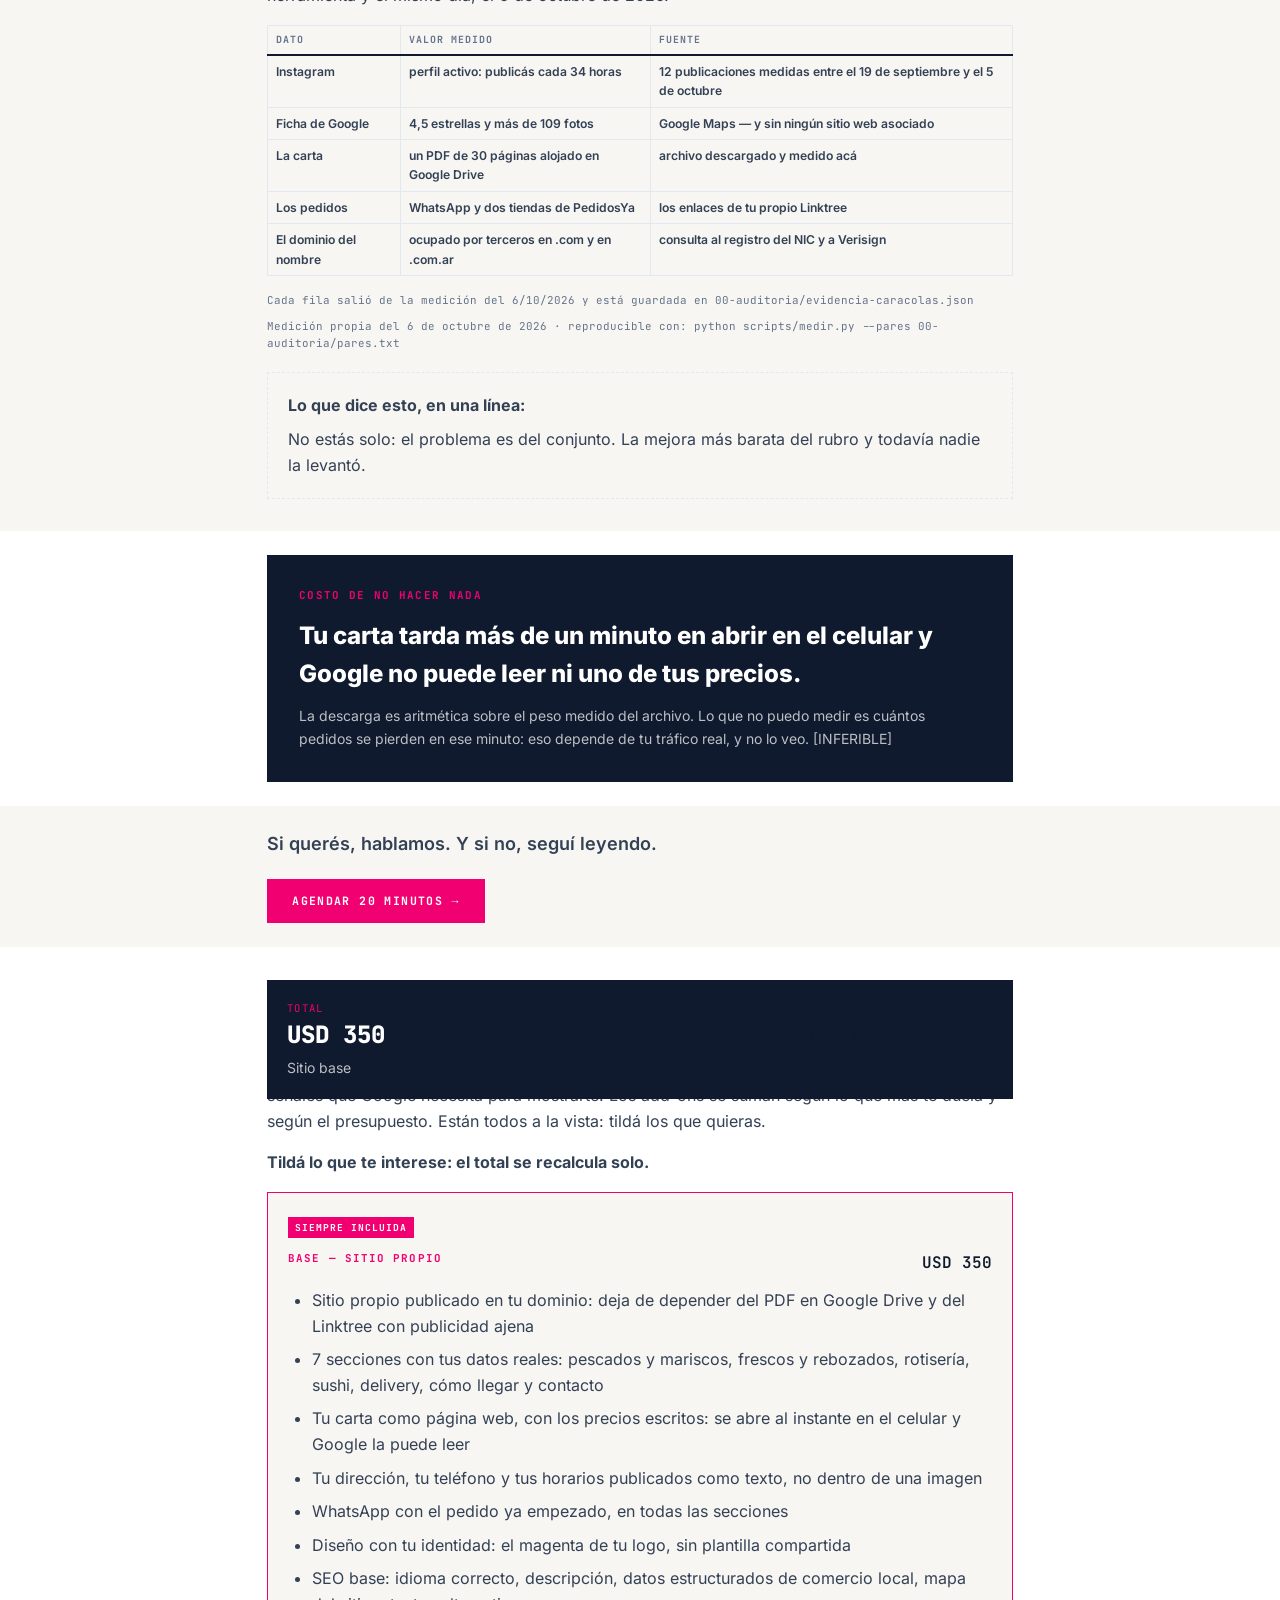
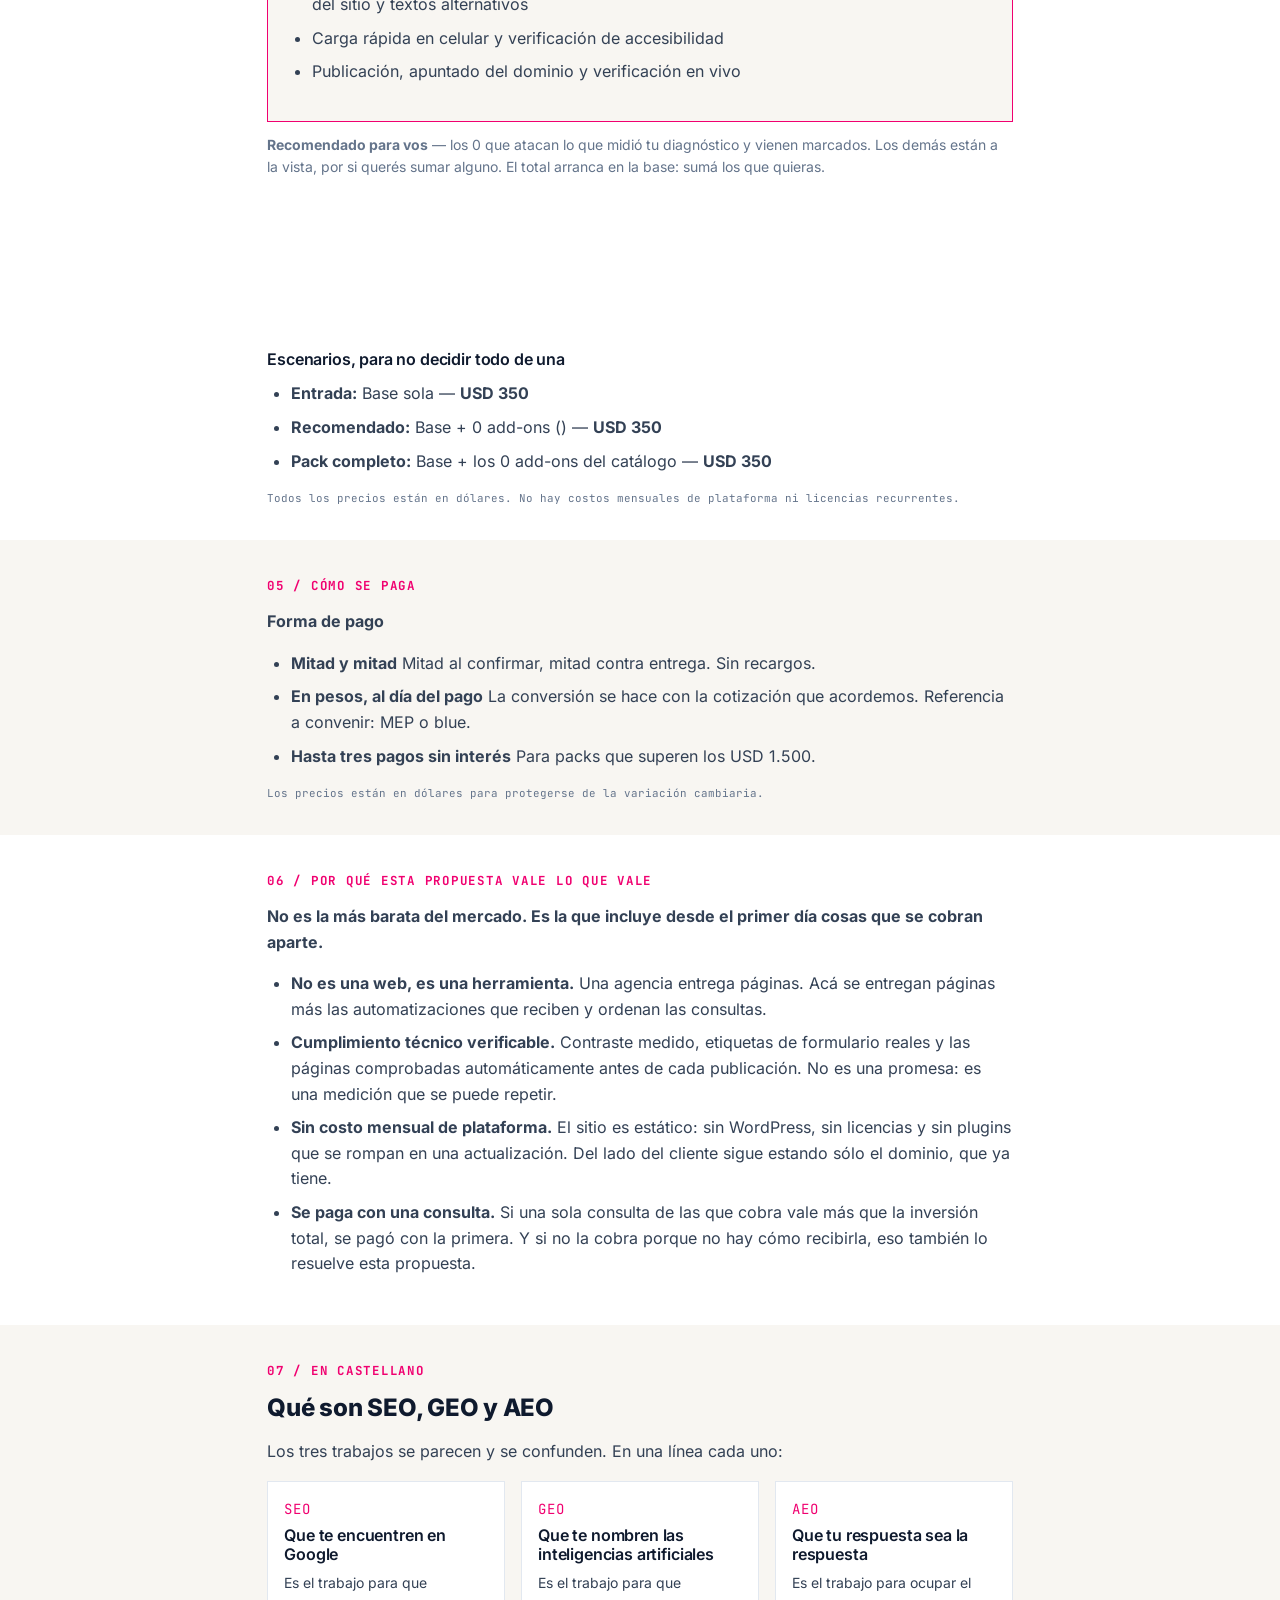
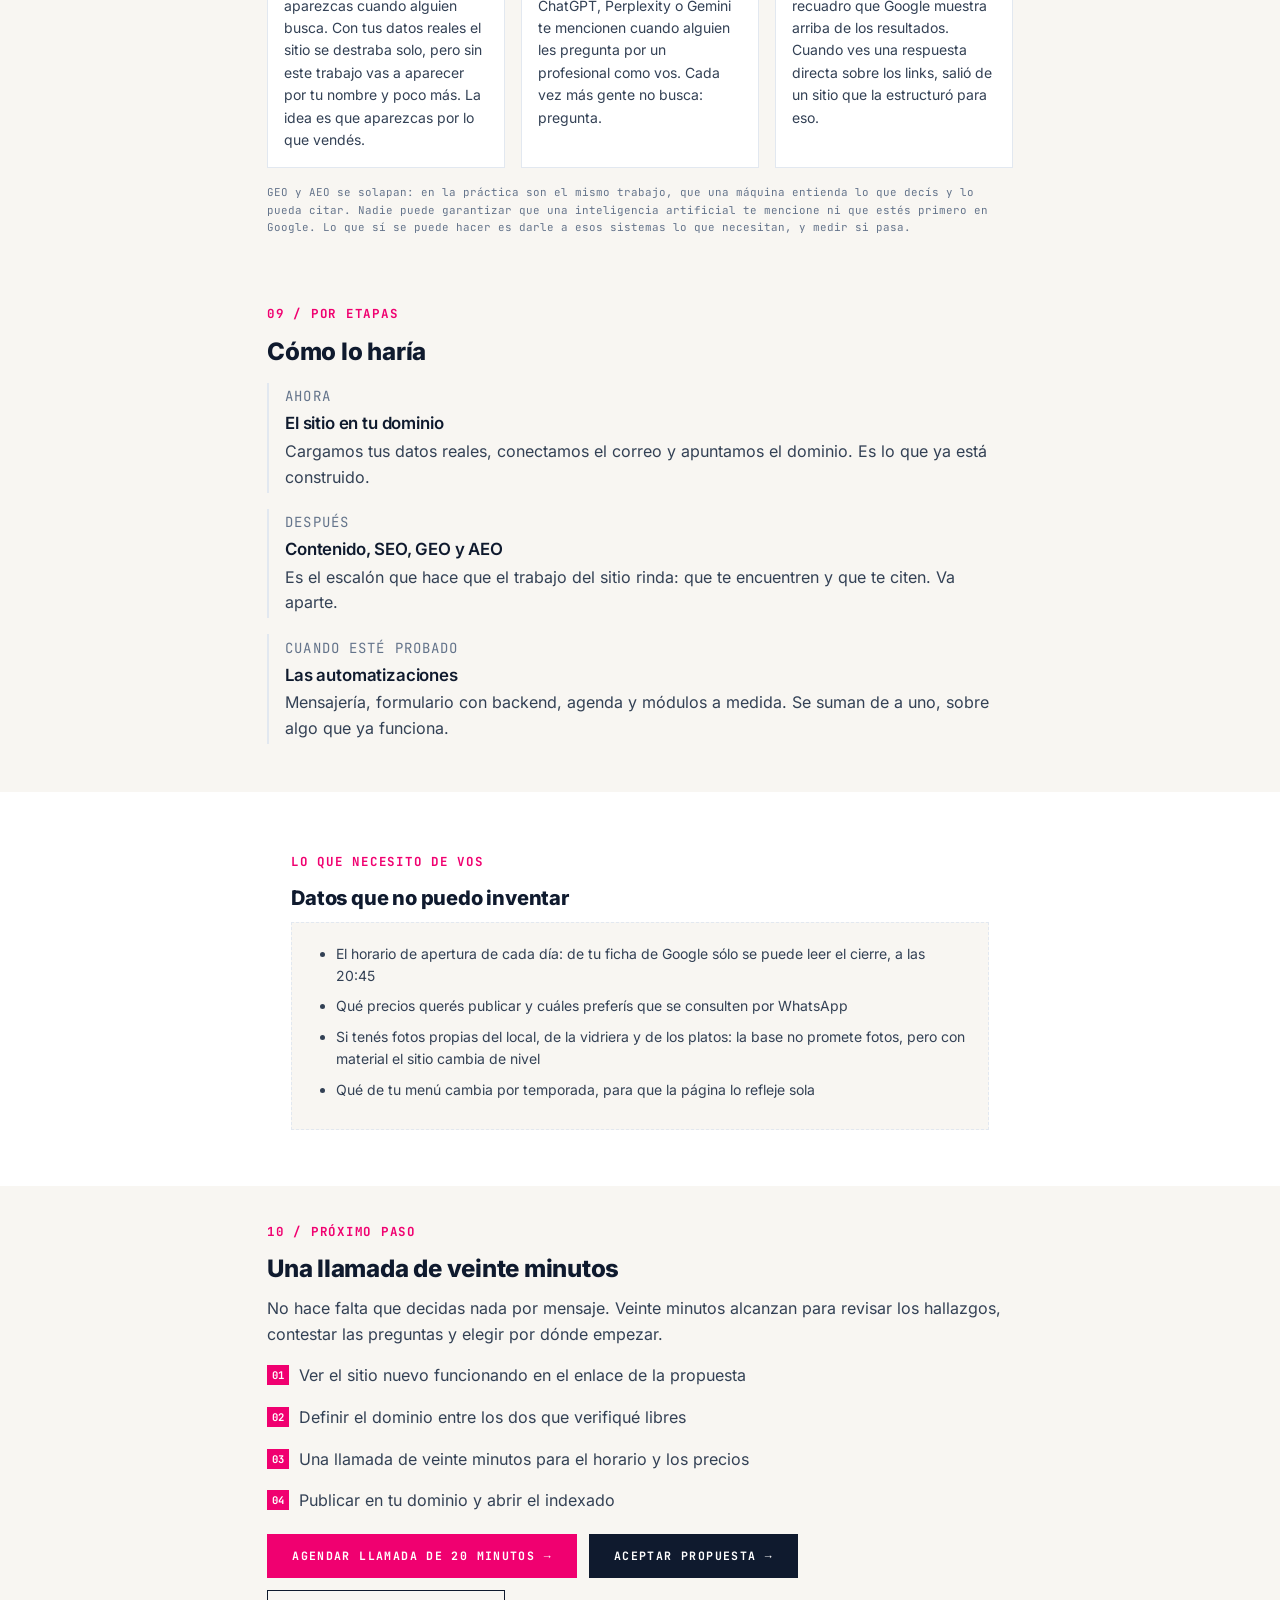
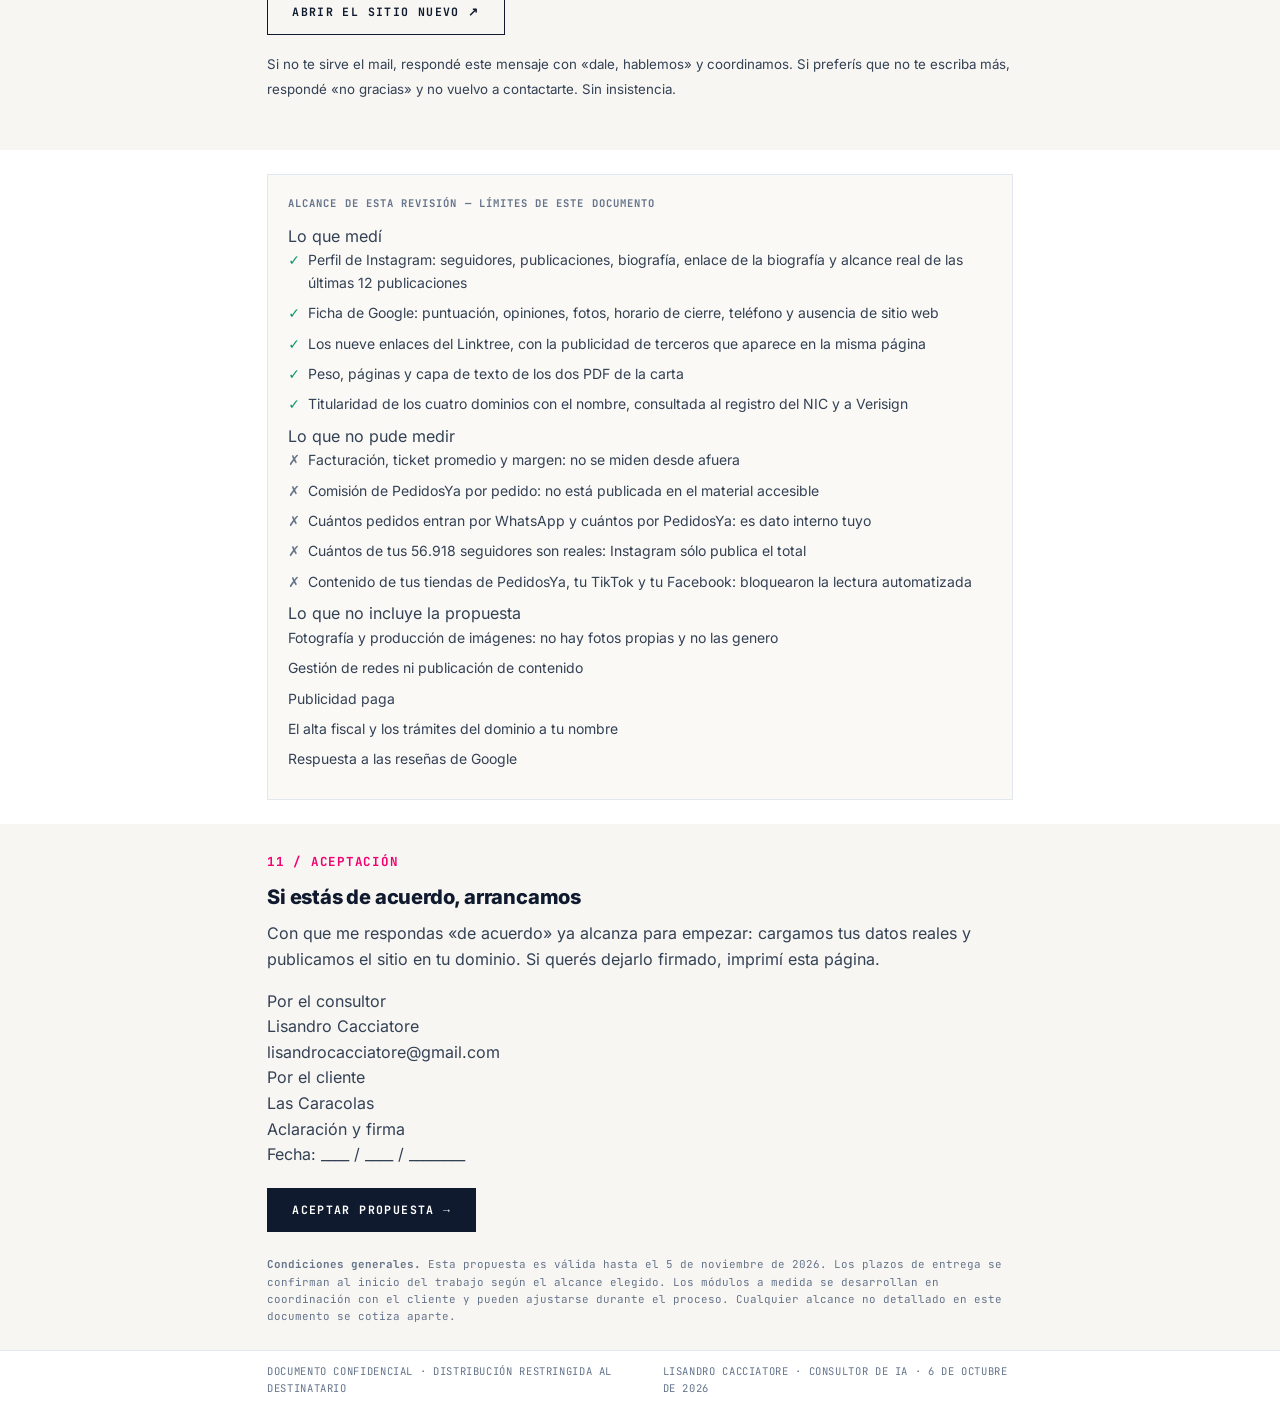
<file: 01-propuesta/propuesta.html>
<!DOCTYPE html>
<html lang="es-AR">
<head>
<meta charset="UTF-8">
<meta name="viewport" content="width=device-width, initial-scale=1.0">
<title>Propuesta — Las Caracolas</title>
<meta name="robots" content="noindex, nofollow">
<meta name="description" content="Propuesta de sitio nuevo para Las Caracolas, con la evidencia medida.">
<style>
@font-face {
  font-family: 'Inter';
  src: url([data-uri]) format('woff2-variations');
  font-weight: 100 900;
  font-style: normal;
  font-display: swap;
}

@font-face {
  font-family: 'JetBrains Mono';
  src: url([data-uri]) format('woff2-variations');
  font-weight: 100 900;
  font-style: normal;
  font-display: swap;
}
/* ==========================================================================
   brand/brand.css — FUENTE ÚNICA DE LA IDENTIDAD VISUAL
   Ningún template declara colores, fuentes ni medidas propias.
   Si algo visual falta, se agrega ACÁ.

   LENGUAJE: dossier editorial. Dos roles de color, no uno:
     · ESTRUCTURA = navy. Títulos, reglas, botones, membrete.
     · ACENTO     = naranja. Eyebrows, métricas, badges, destacados.
   El acento lo puede pisar el cliente desde su config (brand_override en
   generate.py); la estructura NO, porque es la identidad del documento.

   CERO RADIO: el documento es editorial, no una app. Bordes finos, sin sombra.
   MONO: todo lo que es etiqueta o número técnico va en monoespaciada.
   ========================================================================== */

/* --------------------------------------------------------------------------
   1. TOKENS
   -------------------------------------------------------------------------- */
:root {
  /* Estructura (tinta del sistema). No se pisa por cliente. */
  --navy:       #0F1A2E;
  --navy-hover: #1A2740;
  --navy-soft:  rgba(15, 26, 46, .06);

  /* Acento. Default = identidad del sistema; brand_override lo pisa. */
  --brand-default: #FF6B1A;
  --brand-hover:   #E85D0F;
  --brand-soft:    #FFF1E8;

  /* Texto */
  --ink-title: #0F1A2E;
  --ink-body:  #334155;
  --ink-muted: #64748B;

  /* Líneas y superficies */
  --line-default:    #E2E8F0;
  --line-strong:     #0F1A2E;
  --surface-default: #FFFFFF;
  --surface-alt:     #FBF9F5;
  --surface-cream:   #F8F6F2;

  /* Estados */
  --success: #059669;
  --warning: #D97706;
  --error:   #DC2626;
  --info:    #0E7490;

  /* Tipografía */
  --font-sans: 'Inter', 'Montserrat', system-ui, -apple-system, 'Segoe UI', sans-serif;
  --font-mono: 'JetBrains Mono', ui-monospace, 'SFMono-Regular', Menlo, Consolas, monospace;
  --fs-sm:   0.875rem;
  --fs-base: 1rem;
  --fs-lg:   1.125rem;
  --fs-xl:   1.25rem;
  --fs-2xl:  1.5rem;
  --fs-3xl:  1.875rem;
  --fw-regular:   400;
  --fw-medium:    500;
  --fw-bold:      600;
  --fw-extrabold: 800;

  /* Espaciado (grid de 8px) */
  --space-1:  0.25rem;
  --space-2:  0.5rem;
  --space-3:  0.75rem;
  --space-4:  1rem;
  --space-5:  1.25rem;
  --space-6:  1.5rem;
  --space-8:  2rem;
  --space-10: 2.5rem;
  --space-12: 3rem;

  /* Sin radio: el lenguaje es editorial, no de app.
     Toda tarjeta, badge y botón queda a 90°. */
  --radius-sm:   0;
  --radius-md:   0;
  --radius-lg:   0;
  --radius-full: 0;

  /* Sin sombra: la jerarquía la hacen el borde y el color de fondo.
     La única excepción es la pila de hojas en pantalla (--shadow-md). */
  --shadow-sm: none;
  --shadow-md: 0 1px 3px rgba(15, 26, 46, .08);
  --shadow-lg: none;
}

/* --------------------------------------------------------------------------
   2. BASE
   -------------------------------------------------------------------------- */
html { font-size: 100%; box-sizing: border-box; }
*, *::before, *::after { box-sizing: inherit; }
body {
  margin: 0;
  font-family: var(--font-sans);
  font-size: var(--fs-base);
  line-height: 1.6;
  color: var(--ink-body);
  background: var(--surface-alt);
  -webkit-font-smoothing: antialiased;
  font-feature-settings: "ss01", "cv11";
}
h1, h2, h3 { color: var(--ink-title); margin: 0 0 var(--space-3); line-height: 1.2; letter-spacing: -0.01em; }
h1 { font-size: var(--fs-3xl); font-weight: var(--fw-extrabold); letter-spacing: -0.02em; }
h2 { font-size: var(--fs-xl);  font-weight: var(--fw-extrabold); }
h3 { font-size: var(--fs-base); font-weight: var(--fw-bold); }
p  { margin: 0 0 var(--space-4); }
code { font-family: var(--font-mono); font-size: var(--fs-sm);
       background: var(--navy-soft); padding: 1px 5px; }
ul, ol { margin: 0 0 var(--space-4); padding-left: var(--space-6); }
li { margin-bottom: var(--space-2); }

/* Números técnicos: mono y de ancho fijo, para que las columnas no bailen. */
.stat-number, .kpi__value, .total-value, .base-price, .module-price, .scenario-price {
  font-family: var(--font-mono);
  font-variant-numeric: tabular-nums;
  font-feature-settings: "tnum";
}

/* --------------------------------------------------------------------------
   3. ETIQUETAS TIPOGRÁFICAS COMPARTIDAS
   La mono es el rasgo más fuerte del lenguaje: marca todo lo que no es prosa.
   -------------------------------------------------------------------------- */
.eyebrow,
.label-mono,
.micro,
.eyebrow-muted {
  font-family: var(--font-mono);
  text-transform: uppercase;
}
.eyebrow {
  display: inline-block;
  font-size: 0.78rem;
  font-weight: 700;
  letter-spacing: .14em;
  color: var(--brand-default);
  background: none;
  padding: 0;
}
.eyebrow-muted {
  font-size: 0.78rem; font-weight: 500; letter-spacing: .12em; color: var(--ink-muted);
}
.label-mono {
  font-size: 0.72rem; font-weight: 700; letter-spacing: .12em; color: var(--ink-muted);
}
.micro { font-size: 0.68rem; font-weight: 400; letter-spacing: .04em; color: var(--ink-muted); }

/* Eyebrow sobre fondo oscuro: el acento no se lee, va blanco. */
.band--ink .eyebrow { color: rgba(255, 255, 255, .72); }

/* --------------------------------------------------------------------------
   4. HEADER / FOOTER COMPARTIDOS  ·  folio de dossier
   -------------------------------------------------------------------------- */
.brand-header {
  background: var(--surface-default);
  color: var(--ink-title);
  border-bottom: 1px solid var(--line-default);
}
.brand-header-inner {
  max-width: 210mm;
  margin: 0 auto;
  padding: var(--space-3) var(--space-6);
  display: flex;
  align-items: center;
  flex-wrap: wrap;
  gap: var(--space-3);
  font-family: var(--font-mono);
  font-size: 0.7rem;
  letter-spacing: .1em;
  text-transform: uppercase;
}
.brand-logo { width: 30px; height: 30px; display: block; flex: none; }
.brand-logo svg { width: 100%; height: 100%; display: block; }
.brand-info { display: flex; flex-direction: column; line-height: 1.25; }
.brand-title { font-weight: 700; font-size: 0.72rem; color: var(--ink-title); }
.brand-role  { font-size: 0.66rem; color: var(--ink-muted); letter-spacing: .1em; }
.brand-doc {
  margin-left: auto;
  font-size: 0.66rem;
  color: var(--ink-muted);
  text-align: right;
}

/* Folio: la referencia del expediente. El acento marca lo que identifica
   al documento; el resto va en gris para que no compita con el contenido. */
.folio-ref   { font-weight: 700; color: var(--brand-default); white-space: nowrap; }
.folio-sep   { color: var(--line-default); font-weight: 400; }
.folio-muted { color: var(--ink-muted); font-weight: 500; }

/* En pantalla angosta el folio completo no entra en una línea. Se recortan los
   campos del medio y quedan la referencia y la fecha, que son los que
   identifican el ejemplar. Sin esto el membrete desborda a lo ancho. */
@media (max-width: 700px) {
  .folio-muted, .folio-sep { display: none; }
}

.brand-footer {
  background: var(--surface-default);
  border-top: 1px solid var(--line-default);
}
.brand-footer-inner {
  max-width: 210mm;
  margin: 0 auto;
  padding: var(--space-3) var(--space-6);
  display: flex;
  justify-content: space-between;
  gap: var(--space-4);
  font-family: var(--font-mono);
  font-size: 0.66rem;
  letter-spacing: .06em;
  text-transform: uppercase;
  color: var(--ink-muted);
}
.brand-footer-meta { color: var(--ink-muted); }

/* --------------------------------------------------------------------------
   5. LAYOUT DEL DOCUMENTO
   -------------------------------------------------------------------------- */
.content { max-width: 210mm; margin: 0 auto; padding: var(--space-8) var(--space-6); }
.section { margin-bottom: var(--space-10); }
.cover { text-align: center; padding: var(--space-12) 0; }
.cover h1 { font-size: var(--fs-3xl); }
.cover h2 { color: var(--ink-title); font-size: var(--fs-2xl); }
.lead { font-size: var(--fs-lg); color: var(--ink-body); }

/* --------------------------------------------------------------------------
   6. FOLIO DE SECCIÓN  ·  «01 / DIAGNÓSTICO EJECUTIVO ......... PÁG. 01»
   Nombre propio (sec-row) para no chocar con .sec-head del informe.
   -------------------------------------------------------------------------- */
.sec-row {
  display: flex;
  justify-content: space-between;
  align-items: baseline;
  flex-wrap: wrap;          /* el campo de la derecha puede bajar de línea */
  gap: var(--space-1) var(--space-4);
  border-bottom: 1px solid var(--line-default);
  padding-bottom: var(--space-2);
  margin-bottom: var(--space-6);
}
.sec-row .right {
  font-family: var(--font-mono);
  font-size: 0.68rem;
  letter-spacing: .1em;
  text-transform: uppercase;
  color: var(--ink-muted);
}

/* --------------------------------------------------------------------------
   7. HERO ESTADÍSTICO  ·  métrica gigante + narrativa
   -------------------------------------------------------------------------- */
.hero-grid {
  display: grid;
  /* La columna de la métrica necesita ancho real: «5 de 6» en mono a 4rem no
     entra en un tercio de la caja y se parte en dos líneas. */
  grid-template-columns: minmax(0, 1fr) minmax(0, 1.7fr);
  gap: var(--space-8);
  align-items: start;
  margin-bottom: var(--space-6);
}
.stat-number {
  font-size: 4rem;
  font-weight: var(--fw-extrabold);
  line-height: .9;
  letter-spacing: -.05em;
  color: var(--navy);
  margin: var(--space-2) 0 var(--space-3);
  white-space: nowrap;      /* la métrica es un número: nunca se parte */
}
.stat-rule { height: 5px; width: 80px; background: var(--brand-default); margin-bottom: var(--space-3); }
.stat-caption { font-size: var(--fs-sm); color: var(--ink-muted); margin: 0; max-width: 30ch; }
.hero-divider { height: 3px; background: var(--navy); margin-top: var(--space-6); }

/* --------------------------------------------------------------------------
   8. HALLAZGOS Y EVIDENCIA
   -------------------------------------------------------------------------- */
.findings-grid { display: grid; grid-template-columns: 1fr 1fr; gap: var(--space-3); }
.finding {
  background: var(--surface-default);
  border: 1px solid var(--line-default);
  padding: var(--space-5);
  margin-bottom: var(--space-3);
  break-inside: avoid;
  page-break-inside: avoid;
}
.finding:hover { border-color: var(--navy); }
.finding-head {
  display: flex;
  align-items: center;
  gap: var(--space-2);
  margin-bottom: var(--space-3);
  flex-wrap: wrap;
}
.finding-title { font-weight: var(--fw-bold); color: var(--ink-title); font-size: var(--fs-base); margin-bottom: var(--space-2); }
.finding-metric {
  font-family: var(--font-mono);
  font-variant-numeric: tabular-nums;
  font-size: 1.15rem;
  font-weight: 700;
  color: var(--brand-default);
  line-height: 1.2;
  margin-bottom: var(--space-4);
}
.finding p { margin: 0 0 var(--space-3); font-size: var(--fs-sm); }
.finding-meta {
  display: flex;
  align-items: center;
  gap: var(--space-2);
  border-top: 1px solid var(--line-default);
  padding-top: var(--space-3);
  font-size: var(--fs-sm);
  color: var(--ink-muted);
}
.finding-meta strong { color: var(--ink-title); }
.finding-meta .tag { margin-left: auto; }

/* Filas «qué significa / qué propongo» dentro de un hallazgo. */
.finding-rows { border-top: 1px solid var(--line-default); padding-top: var(--space-3); margin: 0; }
.finding-row { display: grid; grid-template-columns: 92pt 1fr; gap: var(--space-3); padding: var(--space-2) 0; }
.finding-row + .finding-row { border-top: 1px solid var(--line-default); }
.finding-row dt {
  font-family: var(--font-mono);
  font-size: 0.62rem;
  font-weight: 700;
  letter-spacing: .1em;
  text-transform: uppercase;
  color: var(--ink-muted);
}
.finding-row dt.accent { color: var(--brand-default); }
.finding-row dd { margin: 0; font-size: var(--fs-sm); }

/* --------------------------------------------------------------------------
   9. BADGES Y TAGS
   -------------------------------------------------------------------------- */
.tag,
.badge {
  display: inline-block;
  font-family: var(--font-mono);
  font-size: 0.62rem;
  font-weight: 700;
  text-transform: uppercase;
  letter-spacing: .1em;
  padding: 3px 7px;
  border: 1px solid var(--line-default);
  background: var(--surface-cream);
  color: var(--ink-muted);
}
.tag-medido    { background: rgba(5,150,105,.10);   color: #05674A; border-color: rgba(5,150,105,.30); }
.tag-inferible { background: rgba(14,116,144,.10);  color: #0B5A70; border-color: rgba(14,116,144,.30); }
.tag-noverif   { background: rgba(220,38,38,.08);   color: #A32020; border-color: rgba(220,38,38,.28); }

.tag-prio-alta  { background: rgba(255,107,26,.10); color: var(--brand-default); border-color: rgba(255,107,26,.35); }
.tag-prio-media { background: var(--surface-cream); color: var(--ink-muted);      border-color: var(--line-default); }
.tag-prio-baja  { background: var(--surface-cream); color: var(--ink-muted);      border-color: var(--line-default); }

.evidence { font-size: var(--fs-sm); }

/* Callout oscuro (el costo de no hacer nada) */
.callout {
  background: var(--navy);
  color: var(--surface-default);
  padding: var(--space-8);
}
.callout .callout-label {
  font-family: var(--font-mono);
  font-size: 0.68rem; font-weight: 700; text-transform: uppercase;
  letter-spacing: .12em; color: var(--brand-default); margin-bottom: var(--space-3);
}
.callout .callout-strong { font-size: var(--fs-2xl); font-weight: var(--fw-extrabold); margin-bottom: var(--space-3); }
.callout .callout-note { font-size: var(--fs-sm); opacity: .72; margin: 0; }

/* --------------------------------------------------------------------------
   10. TABLAS Y PRECIOS
   -------------------------------------------------------------------------- */
.price-table { width: 100%; border-collapse: collapse; margin: var(--space-4) 0; font-size: var(--fs-sm); }
.price-table th, .price-table td {
  border: 1px solid var(--line-default);
  padding: var(--space-3);
  text-align: left;
}
.price-table th {
  background: var(--surface-cream);
  font-family: var(--font-mono);
  font-size: 0.66rem;
  text-transform: uppercase;
  letter-spacing: .1em;
  color: var(--ink-muted);
}
.price-table td:nth-child(2) { white-space: nowrap; font-weight: var(--fw-bold); color: var(--ink-title); }

.base-card {
  background: var(--surface-cream);
  border: 1.5px solid var(--brand-default);
  padding: var(--space-5);
  margin-bottom: var(--space-3);
}
/* La bandera va EN EL FLUJO, no como listón de esquina: posicionada arriba a la
   derecha se montaba sobre el precio, que vive en ese mismo rincón. */
.base-flag {
  display: inline-block;
  background: var(--brand-default); color: var(--surface-default);
  font-family: var(--font-mono);
  font-size: 0.6rem; font-weight: 700; text-transform: uppercase;
  letter-spacing: .1em; padding: 3px 7px;
  margin-bottom: var(--space-3);
}
.base-head { display: flex; justify-content: space-between; align-items: flex-start; gap: var(--space-4); margin-bottom: var(--space-3); }
.base-label {
  font-family: var(--font-mono);
  font-size: 0.68rem; font-weight: 700; text-transform: uppercase;
  letter-spacing: .1em; color: var(--brand-default);
}
.base-price { font-weight: var(--fw-bold); color: var(--ink-title); white-space: nowrap; }

/* --------------------------------------------------------------------------
   11. SELECTOR INTERACTIVO DE MÓDULOS
   -------------------------------------------------------------------------- */
.module-card {
  background: var(--surface-default);
  border: 1px solid var(--line-default);
  padding: var(--space-5);
  margin-bottom: var(--space-3);
  cursor: pointer;
  transition: border-color .15s ease, background-color .15s ease;
}
.module-card:hover { border-color: var(--navy); }
.module-card.on { border: 1.5px solid var(--brand-default); background: var(--brand-soft); }
.module-head { display: flex; justify-content: space-between; align-items: flex-start; gap: var(--space-4); margin-bottom: var(--space-2); }
.module-code {
  font-family: var(--font-mono);
  font-size: 0.66rem; font-weight: 700; text-transform: uppercase;
  letter-spacing: .1em; color: var(--brand-default);
}
.module-title { font-size: var(--fs-sm); font-weight: var(--fw-bold); color: var(--ink-title); margin: 0; }
.module-price { font-size: var(--fs-sm); font-weight: var(--fw-bold); color: var(--ink-title); white-space: nowrap; }
.module-short { font-size: var(--fs-sm); margin-bottom: var(--space-2); }
.module-bullets { list-style: none; padding: 0; margin: 0; font-size: var(--fs-sm); color: var(--ink-muted); }
.module-bullets li { margin-bottom: 2px; }
.module-bullets li::before { content: '· '; }

.total-bar {
  position: sticky;
  bottom: var(--space-4);
  background: var(--navy);
  color: var(--surface-default);
  padding: var(--space-5);
  display: flex;
  justify-content: space-between;
  align-items: center;
  gap: var(--space-4);
}
.total-label {
  font-family: var(--font-mono);
  font-size: 0.66rem; text-transform: uppercase; letter-spacing: .12em;
  color: var(--brand-default);
}
.total-value { font-size: var(--fs-2xl); font-weight: var(--fw-extrabold); }
.total-list  { font-size: var(--fs-sm); opacity: .72; margin-top: 2px; }
.total-value.pulse { animation: pulse .35s ease; }
@keyframes pulse {
  0%   { transform: scale(1); }
  50%  { transform: scale(1.06); color: var(--brand-default); }
  100% { transform: scale(1); }
}

/* --------------------------------------------------------------------------
   12. BOTONES  ·  rectangulares, en mono, en mayúsculas
   -------------------------------------------------------------------------- */
.btn {
  display: inline-block;
  font-family: var(--font-mono);
  font-size: 0.72rem;
  font-weight: 700;
  text-transform: uppercase;
  letter-spacing: .12em;
  padding: var(--space-3) var(--space-6);
  border: 1.5px solid var(--navy);
  background: var(--navy);
  color: var(--surface-default);
  text-decoration: none;
  cursor: pointer;
  transition: background-color .15s ease, color .15s ease;
}
.btn-light { background: transparent; color: var(--navy); }
.btn-light:hover { background: var(--surface-cream); }
.btn-ghost { background: transparent; border-color: transparent; color: var(--ink-title); text-transform: none; letter-spacing: 0; padding: var(--space-1); }
.btn-ghost:hover { color: var(--brand-default); }

/* --------------------------------------------------------------------------
   13. ALCANCE
   -------------------------------------------------------------------------- */
.scope {
  background: var(--surface-alt);
  border: 1px solid var(--line-default);
  padding: var(--space-5);
}
.scope-label {
  font-family: var(--font-mono);
  font-size: 0.66rem; font-weight: 700; text-transform: uppercase;
  letter-spacing: .1em; color: var(--ink-muted); margin-bottom: var(--space-3);
}
.scope ul { list-style: none; padding: 0; margin: 0; font-size: var(--fs-sm); }
.scope li { display: flex; gap: var(--space-2); margin-bottom: var(--space-2); }
.scope .yes { color: var(--success); }
.scope .no  { color: var(--ink-muted); }

/* --------------------------------------------------------------------------
   14. COMPARATIVO VERIFICADO
   -------------------------------------------------------------------------- */
.compare-table { width: 100%; border-collapse: collapse; margin: var(--space-4) 0; font-size: 0.76rem; }
.compare-table th, .compare-table td {
  border: 1px solid var(--line-default);
  padding: 6px 8px;
  text-align: left;
  vertical-align: top;
}
.compare-table th {
  background: var(--surface-cream);
  font-family: var(--font-mono);
  font-size: 0.62rem;
  text-transform: uppercase;
  letter-spacing: .1em;
  color: var(--ink-muted);
  font-weight: 700;
}
.compare-table thead tr { border-bottom: 2px solid var(--navy); }
.compare-table .row-client { background: var(--surface-cream); font-weight: var(--fw-bold); }
.compare-table .ok   { color: var(--brand-default); font-weight: var(--fw-bold); font-family: var(--font-mono); }
.compare-table .bad  { color: var(--ink-muted); font-family: var(--font-mono); }
.compare-table .meh  { color: var(--ink-muted); }
.evsrc { font-family: var(--font-mono); font-size: 0.68rem; color: var(--ink-muted); margin: var(--space-2) 0 0; }

/* --------------------------------------------------------------------------
   15. INDICADORES
   -------------------------------------------------------------------------- */
.kpi-row { display: flex; gap: var(--space-3); margin: var(--space-4) 0; }
.kpi {
  flex: 1;
  background: var(--surface-default);
  border: 1px solid var(--line-default);
  padding: var(--space-4);
  text-align: center;
}
.kpi__value { display: block; font-size: var(--fs-2xl); font-weight: 700; color: var(--navy); }
.kpi__label {
  display: block;
  font-family: var(--font-mono);
  font-size: 0.6rem; text-transform: uppercase; letter-spacing: .12em;
  color: var(--ink-muted); margin-top: 4px; line-height: 1.4;
}

/* --------------------------------------------------------------------------
   16. CITA Y VOZ DEL CLIENTE
   -------------------------------------------------------------------------- */
.quote {
  background: var(--surface-default);
  border-left: 3px solid var(--brand-default);
  padding: var(--space-4) var(--space-5);
  margin: 0 0 var(--space-3);
  font-style: italic;
  color: var(--ink-title);
}
.quote__who { display: block; font-style: normal; font-size: 0.78rem; color: var(--ink-muted); margin-top: var(--space-2); }

/* Bloque de datos por confirmar (lo que no puedo verificar) */
.todo {
  background: var(--surface-cream);
  border: 1px dashed var(--line-default);
  padding: var(--space-5);
}
.todo ul { margin: 0; font-size: var(--fs-sm); }

/* --------------------------------------------------------------------------
   17. LAYOUT DE LA PROPUESTA COMERCIAL
   La propuesta es una página web que se lee en pantalla y también se imprime.
   Sólo se declaran acá la disposición y los ritmos; los colores son los tokens.
   -------------------------------------------------------------------------- */
.band {
  background: var(--surface-default);
  border-top: 1px solid var(--line-default);
}
.band + .band { border-top: none; }
.band--ink { background: var(--navy); color: var(--surface-default); border: none; }
.band--ink h1, .band--ink h2, .band--ink h3 { color: var(--surface-default); }
.band--ink .lead { color: rgba(255, 255, 255, .78); }
.band--soft { background: var(--surface-cream); }
.wrap { max-width: 210mm; margin: 0 auto; padding: var(--space-8) var(--space-6); }
.wrap--tight { padding: var(--space-6) var(--space-6); }
.grid-2 { display: grid; grid-template-columns: 1fr 1fr; gap: var(--space-5); }
.hero-h1 { font-size: 2.35rem; line-height: 1.1; font-weight: var(--fw-extrabold); letter-spacing: -0.025em; }
.cta-row { display: flex; flex-wrap: wrap; gap: var(--space-3); margin-top: var(--space-5); }
.btn-ink { background: var(--navy); color: var(--surface-default); border-color: var(--navy); }
.btn-ink:hover { background: var(--navy-hover); }
.btn-brand { background: var(--brand-default); color: var(--surface-default); border-color: var(--brand-default); }
.btn-brand:hover { background: var(--brand-hover); border-color: var(--brand-hover); }
.btn-wa { background: #128C7E; color: #FFFFFF; border-color: #128C7E; }
.btn-wa:hover { background: #0E6E63; border-color: #0E6E63; }
.step-list { counter-reset: paso; list-style: none; padding: 0; }
.step-list li { counter-increment: paso; position: relative; padding-left: var(--space-8); margin-bottom: var(--space-4); }
.step-list li::before {
  content: counter(paso, decimal-leading-zero);
  position: absolute; left: 0; top: 2px;
  width: 22px; height: 20px;
  background: var(--brand-default); color: var(--surface-default);
  font-family: var(--font-mono);
  font-size: 0.66rem; font-weight: 700; line-height: 20px; text-align: center;
}
.shot {
  border: 1px solid var(--line-default);
  overflow: hidden;
  background: var(--surface-alt);
}
.shot img { display: block; width: 100%; height: auto; }
.shot__cap {
  font-family: var(--font-mono);
  font-size: 0.68rem; color: var(--ink-muted);
  padding: var(--space-2) var(--space-3);
  border-top: 1px solid var(--line-default);
  background: var(--surface-default);
}

/* ---------- Portal al sitio nuevo ----------
   Reemplaza a la captura. Un solo bloque con el botón grande al centro, y la
   dirección visible: el PDF también se lee en papel, y ahí el botón no se toca.
   El link viaja como anotación clickeable en el PDF, así que desde el archivo
   se llega al sitio con un clic. */
.portal {
  border: 1.5px solid var(--navy);
  background: var(--surface-cream);
  padding: var(--space-8);
  margin: var(--space-5) 0;
  text-align: center;
  break-inside: avoid;
}
.portal-lead {
  font-size: var(--fs-lg);
  color: var(--ink-title);
  max-width: 46ch;
  margin: var(--space-3) auto var(--space-6);
}
.portal-url {
  font-family: var(--font-mono);
  font-size: 0.72rem;
  letter-spacing: .04em;
  color: var(--ink-muted);
  margin: var(--space-4) 0 0;
  word-break: break-all;
}
.btn-lg { font-size: 0.85rem; padding: var(--space-4) var(--space-8); }

/* La propuesta también se imprime: sin barra fija, sin saltos raros. */
@media print {
  .no-print { display: none !important; }
  .total-bar { position: static; }

  /* Las bandas FLUYEN. Con `break-inside: avoid` una banda que no entra en el
     resto de la hoja se va entera a la siguiente y deja media hoja en blanco
     — pasaba con el hero y con el índice, que quedaban solos en su página. */
  .band, .band--soft { break-inside: auto; }

  /* Lo que sí es atómico: una tarjeta partida al medio no se lee. */
  .finding, .module-card, .base-card, .shot, .callout, .todo,
  .kpi, .glos-card, .etapa, .finding-row, .sec-row { break-inside: avoid; }

  /* Un título no queda solo al pie de una hoja. */
  h2, h3, h4, .eyebrow, .sec-row { break-after: avoid; }

  .wrap { padding: 0 0 var(--space-6); max-width: none; }
  body { background: #FFFFFF; }
  a[href^="http"]::after { content: ""; }
}

/* Las reglas de impresión viven en templates/print.css.
   brand.css define la marca; el layout de hoja es responsabilidad del template. */

/* Identidad del cliente: el color lo pone su config, no el sistema */
:root {
  --brand-default: #F00070;
  --brand-hover:   #CA005E;
  --brand-soft:    #FEEBF4;
}

/* ---------- El sitio nuevo, mostrado antes que el problema (§3.4) ---------- */
.shot { border:1px solid var(--line-default); border-radius:var(--radius-lg);
  overflow:hidden; margin:1rem 0; background:var(--surface-default); }
/* §9.4: toda captura lleva epígrafe — izquierda «Hoy — …», derecha «Nuevo — …». */
.shot-cap { font-size:var(--fs-sm); color:var(--ink-muted); margin:.5rem 0 0; }

/* ---------- Índice de la propuesta ---------- */
.toc-prop { list-style:none; counter-reset:toc; margin:0; padding:0;
  columns:2; column-gap:2.5rem; }
.toc-prop li { counter-increment:toc; break-inside:avoid; margin:0 0 .45rem; }
.toc-prop a { display:flex; gap:.6rem; text-decoration:none; color:var(--ink-default);
  border-bottom:1px solid var(--line-default); padding:.35rem 0; }
.toc-prop a::before { content:counter(toc,decimal-leading-zero); color:var(--ink-muted);
  font-variant-numeric:tabular-nums; flex:0 0 auto; }
.toc-prop a:hover { border-bottom-color:var(--brand-default); }
@media (max-width:700px){ .toc-prop { columns:1; } }

/* ---------- Glosario SEO / GEO / AEO ---------- */
.grid-3 { display:grid; grid-template-columns:repeat(3,1fr); gap:1rem; margin:1rem 0; }
@media (max-width:900px){ .grid-3 { grid-template-columns:1fr; } }
.glos-card { border:1px solid var(--line-default); border-radius:var(--radius-md);
  padding:1rem; background:var(--surface-default); }
.glos-sigla { font-family:var(--font-mono,monospace); font-size:var(--fs-sm);
  letter-spacing:.08em; text-transform:uppercase; color:var(--brand-default); }
.glos-card h3 { font-size:1rem; margin:.35rem 0 .5rem; }
.glos-card p { font-size:var(--fs-sm); margin:0; }

/* ---------- Por etapas ---------- */
.etapa { border-left:2px solid var(--line-default); padding:.15rem 0 .15rem 1rem;
  margin-bottom:1rem; }
.etapa-cuando { font-family:var(--font-mono,monospace); font-size:var(--fs-sm);
  letter-spacing:.08em; text-transform:uppercase; color:var(--ink-muted); }
.etapa h3 { font-size:1.05rem; margin:.35rem 0 .35rem; }
.etapa p { margin:0; }

/* ---------- Add-on recomendado ---------- */
.module-card.rec { border-color:var(--brand-default);
  box-shadow:0 0 0 1px var(--brand-default) inset; }
.module-flag { display:inline-block; margin-left:.5rem; padding:.1rem .45rem;
  border-radius:999px; font-family:var(--font-mono,monospace); font-size:11px;
  letter-spacing:.06em; text-transform:uppercase; background:var(--brand-default);
  color:#fff; vertical-align:middle; }
.rec-legend { font-size:var(--fs-sm); color:var(--ink-muted); margin:.5rem 0 1.25rem; }

/* ---------- La tabla de colegas pasa a bullets en mobile (§6.2) ---------- */
@media (max-width:700px){
  .compare-table thead { display:none; }
  .compare-table, .compare-table tbody, .compare-table tr, .compare-table td { display:block; width:100%; }
  .compare-table tr { border:1px solid var(--line-default); border-radius:var(--radius-md);
    padding:.6rem .8rem; margin-bottom:.6rem; }
  .compare-table td { border:0; padding:.15rem 0; }
  .compare-table td:first-child { font-weight:var(--fw-bold); }
  .compare-table td:not(:first-child)::before { content:attr(data-col) ": "; color:var(--ink-muted); }
}
</style>
</head>
<body>
<header class="brand-header">
  <div class="brand-header-inner">
    <span class="brand-logo"><?xml version="1.0" encoding="UTF-8"?>
<svg width="64" height="64" viewBox="0 0 64 64" xmlns="http://www.w3.org/2000/svg">
  <rect width="64" height="64" fill="#4A6770"/>
  <circle cx="32" cy="32" r="28" fill="white"/>
  <text x="50%" y="50%" dominant-baseline="middle" text-anchor="middle" fill="#4A6770" font-size="24" font-family="Montserrat,Arial,sans-serif">LC</text>
</svg></span>
    <span class="folio-ref">REF: LC-2026</span>
    <span class="folio-sep">•</span>
    <span class="folio-muted">CONFIDENCIAL V1.0</span>
    <span class="folio-sep">•</span>
    <span class="folio-muted">PROPUESTA COMERCIAL</span>
    <span class="brand-doc">OCTUBRE 2026 · EJEMPLAR N° 01</span>
  </div>
</header>


<!-- ══════════════ 1-3 · GANCHO, CONTEXTO Y NÚMEROS ══════════════ -->
<section class="band">
  <div class="wrap">
    <div class="sec-row">
      <span class="eyebrow">Propuesta comercial</span>
      <span class="right">6 de octubre de 2026 · válida hasta el 5 de noviembre de 2026</span>
    </div>

    <div class="hero-grid">
      <div class="stat-block">
        <span class="label-mono">interacción real sobre 56.918 seguidores</span>
        <div class="stat-number">0,19 %</div>
        <div class="stat-rule"></div>
        <p class="stat-caption"></p>
      </div>
      <div class="hero-copy">
        <h1 class="hero-h1">Tu sitio le pide a la gente que te escriba por WhatsApp.<br>Y no tiene WhatsApp.</h1>
        <p class="lead">Las Caracolas: medí tu sitio y medí los 0 sitios de referencia del mismo rubro, con la misma herramienta y el mismo día. Esto no es una opinión sobre tu diseño: son 5 cosas medidas, cada una con el número que la respalda.</p>
      </div>
    </div>

    <div class="kpi-row"><div class="kpi"><span class="kpi__value">64,8 MB</span><span class="kpi__label">pesa tu carta en Google Drive</span></div><div class="kpi"><span class="kpi__value">0</span><span class="kpi__label">sitios web propios</span></div></div>

    <div class="cta-row">
      <a class="btn btn-brand" href="#sitio-nuevo">Mirá cómo se vería tu sitio &rarr;</a>
      <a class="btn btn-light" href="#propuesta">Ver qué propongo</a>
    </div>

    <div class="hero-divider"></div>
  </div>
</section>

<!-- ══════════════ ÍNDICE ══════════════
     Se arma desde templates/secciones.json (índice): agregar una sección es una
     línea de datos, no un cambio de plantilla. -->
<section class="band band--soft" id="indice">
  <div class="wrap">
    <span class="eyebrow">Índice de la propuesta</span>
    <h2 style="font-size:1.25rem;margin:.75rem 0 1rem">Qué encontrás en este documento</h2>
    <ol class="toc-prop"><li><a href="#sitio-nuevo">Lo que ya está resuelto</a></li><li><a href="#evidencia">Tu situación hoy</a></li><li><a href="#comparativo">Dónde estás parado</a></li><li><a href="#propuesta">Add-ons disponibles</a></li><li><a href="#pago">Forma de pago</a></li><li><a href="#valor">Por qué esta propuesta vale lo que vale</a></li><li><a href="#glosario">En castellano: qué son SEO, GEO y AEO</a></li><li><a href="#wordpress">Decisión técnica: por qué no WordPress</a></li><li><a href="#etapas">Por etapas: cómo lo haría</a></li><li><a href="#cierre">Siguiente paso</a></li><li><a href="#aceptacion">Aceptación de la propuesta</a></li></ol>
  </div>
</section>

<!-- ══════════════ 4 · TU SITIO NUEVO (el resultado, primero) ══════════════ -->
<section class="band band--soft" id="sitio-nuevo">
  <div class="wrap">
    <span class="eyebrow">01 / El resultado, antes que el problema</span>
    <h2 style="font-size:1.5rem;margin-top:.75rem">Tu sitio nuevo</h2>
    
    <p>El sitio está construido y verificado. No es un boceto.</p>
    <div class="portal">
      <span class="label-mono">El sitio nuevo, online</span>
      <p class="portal-lead">Abrilo y recorrélo: es tu sitio, con los cambios ya aplicados.</p>
      <a class="btn btn-brand btn-lg" href="https://lisandrocacciatore.github.io/LeadLasCaracolas/sitio/">Abrir el sitio nuevo &rarr;</a>
      <p class="portal-url">lisandrocacciatore.github.io/LeadLasCaracolas/sitio</p>
    </div>
  </div>
</section>

<!-- ══════════════ 5 · LO QUE ENCONTRÉ (§5) ══════════════ -->
<section class="band" id="evidencia">
  <div class="wrap">
    <span class="eyebrow">02 / Lo que encontré</span>
    <h2 style="font-size:1.5rem;margin-top:.75rem">5 hallazgos medidos</h2>
    <p>
      Cada hallazgo va con el número crudo, qué significa para tu trabajo y qué propongo.
      Lo que no pude medir, lo digo: cada afirmación de este documento se puede reproducir con el comando que tiene al lado.
    </p>
    
    <div class="finding">
      <div class="finding-head">
        <span class="tag tag-medido">MEDIDO</span>
        <span class="tag tag-prio-alta">Prioridad alta</span>
        <span class="finding-title">1. La audiencia que no llega</span>
      </div>
      <p><strong>Medido:</strong> 0,19 % de tus 56.918 seguidores ve cada publicación que subís.</p>
      <p><strong>Qué significa:</strong> Publicás todos los días para 107 personas de un total de 56.918. Cada publicación rinde una décima parte de lo que debería.</p>
      <p><strong>Qué propongo:</strong> Esto no se arregla con un sitio web, y no te vendo un sitio para resolverlo. Se cambia desde el contenido y desde dónde vive la audiencia, y merece una conversación aparte.</p>
    </div>
    <div class="finding">
      <div class="finding-head">
        <span class="tag tag-medido">MEDIDO</span>
        <span class="tag tag-prio-alta">Prioridad alta</span>
        <span class="finding-title">2. La carta que nadie abre</span>
      </div>
      <p><strong>Medido:</strong> 64,8 MB pesa tu carta: 30 páginas de PDF alojadas en Google Drive.</p>
      <p><strong>Qué significa:</strong> Un menú que hay que descargar entero para leerlo, y del que Google no puede leer ni una línea.</p>
      <p><strong>Qué propongo:</strong> M2 — Tu carta como página: se abre al instante, tiene buscador y tus precios son texto que Google indexa. Se actualiza sin subir un PDF nuevo cada mes.</p>
    </div>
    <div class="finding">
      <div class="finding-head">
        <span class="tag tag-medido">MEDIDO</span>
        <span class="tag tag-prio-alta">Prioridad alta</span>
        <span class="finding-title">3. El negocio alquilado</span>
      </div>
      <p><strong>Medido:</strong> 4 empresas —Meta, Google, PedidosYa y Linktree— están entre tu cliente y tu caja.</p>
      <p><strong>Qué significa:</strong> El pedido pasa por WhatsApp y por PedidosYa. El menú, por Drive. La vidriera, por Linktree. Nada de eso es tuyo.</p>
      <p><strong>Qué propongo:</strong> M1 — Pedido directo desde tu propia página: el botón de WhatsApp al lado de la carta, y el dato del cliente queda en un lugar que es tuyo.</p>
    </div>
    <div class="finding">
      <div class="finding-head">
        <span class="tag tag-medido">MEDIDO</span>
        <span class="tag tag-prio-media">Prioridad media</span>
        <span class="finding-title">4. El nombre ocupado</span>
      </div>
      <p><strong>Medido:</strong> 741 opiniones con 4,5 estrellas, y ni una página tuya que las cobre.</p>
      <p><strong>Qué significa:</strong> Ese prestigio no transfiere autoridad a ningún lado, y el nombre exacto está ocupado en los dos dominios.</p>
      <p><strong>Qué propongo:</strong> Definir el dominio y resolver la identidad del nombre antes de construir. Lo verifiqué en el registro del NIC, no por DNS.</p>
    </div>
    <div class="finding">
      <div class="finding-head">
        <span class="tag tag-medido">MEDIDO</span>
        <span class="tag tag-prio-media">Prioridad media</span>
        <span class="finding-title">5. La reseña que decide</span>
      </div>
      <p><strong>Medido:</strong> 19 opiniones hablan de las empleadas, y las dos primeras reseñas visibles son quejas.</p>
      <p><strong>Qué significa:</strong> Antes de ver tu carta, el cliente nuevo lee que la Sushi Burguer y la paella fallaron.</p>
      <p><strong>Qué propongo:</strong> Que quede dicho en el diagnóstico, sin maquillar: una auditoría que sólo trae buenas noticias no sirve para decidir. Lo que sí puedo hacer es que la respuesta a esas reseñas sea visible en el sitio.</p>
    </div>
  </div>
</section>

<!-- ══════════════ 6-7 · CONTRA COLEGAS ══════════════ -->
<section class="band band--soft" id="comparativo">
  <div class="wrap">
    <span class="eyebrow">03 / Dónde estás parado</span>
    <h2 style="font-size:1.5rem;margin-top:.75rem">Tu categoría, medida el mismo día</h2>
    <p>Medí tu perfil de Instagram, tu ficha de Google, tu Linktree y tus dos PDF con la misma herramienta y el mismo día, el 6 de octubre de 2026.</p>
    <table class="compare-table"><thead><tr><th>Dato</th><th>Valor medido</th><th>Fuente</th></tr></thead><tbody><tr class="row-client"><td class="" data-col="Dato">Instagram</td><td class="" data-col="Valor medido">perfil activo: publicás cada 34 horas</td><td class="" data-col="Fuente">12 publicaciones medidas entre el 19 de septiembre y el 5 de octubre</td></tr><tr class="row-client"><td class="" data-col="Dato">Ficha de Google</td><td class="" data-col="Valor medido">4,5 estrellas y más de 109 fotos</td><td class="" data-col="Fuente">Google Maps — y sin ningún sitio web asociado</td></tr><tr class="row-client"><td class="" data-col="Dato">La carta</td><td class="" data-col="Valor medido">un PDF de 30 páginas alojado en Google Drive</td><td class="" data-col="Fuente">archivo descargado y medido acá</td></tr><tr class="row-client"><td class="" data-col="Dato">Los pedidos</td><td class="" data-col="Valor medido">WhatsApp y dos tiendas de PedidosYa</td><td class="" data-col="Fuente">los enlaces de tu propio Linktree</td></tr><tr class="row-client"><td class="" data-col="Dato">El dominio del nombre</td><td class="" data-col="Valor medido">ocupado por terceros en .com y en .com.ar</td><td class="" data-col="Fuente">consulta al registro del NIC y a Verisign</td></tr></tbody></table>
    <p class="evsrc">Cada fila salió de la medición del 6/10/2026 y está guardada en 00-auditoria/evidencia-caracolas.json</p>
    <p class="evsrc">Medición propia del 6 de octubre de 2026 · reproducible con: python scripts/medir.py --pares 00-auditoria/pares.txt</p>
    <div class="todo" style="margin-top:1.25rem">
      <strong>Lo que dice esto, en una línea:</strong>
      <p style="margin:.5rem 0 0">No estás solo: el problema es del conjunto. La mejora más barata del rubro y todavía nadie la levantó.</p>
    </div>
  </div>
</section>

<!-- ══════════════ 8 · EL NÚMERO QUE SOSTIENE LA PROPUESTA ══════════════ -->
<section class="band">
  <div class="wrap wrap--tight">
    <div class="callout">
      <div class="callout-label">Costo de no hacer nada</div>
      <div class="callout-strong">Tu carta tarda más de un minuto en abrir en el celular y Google no puede leer ni uno de tus precios.</div>
      <p class="callout-note">La descarga es aritmética sobre el peso medido del archivo. Lo que no puedo medir es cuántos pedidos se pierden en ese minuto: eso depende de tu tráfico real, y no lo veo. [INFERIBLE]</p>
    </div>
  </div>
</section>

<!-- ══════════════ CTA INTERMEDIO (§7.3 del spec editorial) ══════════════
     El lector que ya se convenció no tiene que scrollear hasta el final para actuar. -->
<section class="band band--soft">
  <div class="wrap wrap--tight">
    <p style="font-size:var(--fs-lg);font-weight:600;margin-bottom:1rem">
      Si querés, hablamos. Y si no, seguí leyendo.
    </p>
    <div class="cta-row">
      <a class="btn btn-brand" href="mailto:lisandrocacciatore@gmail.com?subject=Hablemos%20sobre%20mi%20sitio&body=Hola%2C%20quiero%20agendar%20la%20llamada%20de%2020%20minutos.">Agendar 20 minutos &rarr;</a>
    </div>
  </div>
</section>

<!-- ══════════════ 9-11 · BASE, ADD-ONS, ESCENARIOS Y PRECIOS (USD) ══════════════
     Catálogo único: el cliente ve los 0 add-ons y el suyo viene marcado.
     El precio de cada uno vive en templates/catalogo.json, no en la config del cliente. -->
<section class="band" id="propuesta">
  <div class="wrap">
    <span class="eyebrow">04 / Qué propongo</span>
    <h2 style="font-size:1.5rem;margin-top:.75rem">Un sitio tuyo, y los add-ons que quieras sumar</h2>
    <p>La base es no depender más de una plataforma de terceros: sitio propio, tus datos reales y las señales que Google necesita para mostrarte. Los add-ons se suman según lo que más te duela y según el presupuesto. Están todos a la vista: tildá los que quieras.</p>
    <p><strong>Tildá lo que te interese: el total se recalcula solo.</strong></p>

    <div class="base-card">
      <span class="base-flag">Siempre incluida</span>
      <div class="base-head">
        <span class="base-label">Base — Sitio propio</span>
        <span class="base-price">USD 350</span>
      </div>
      <ul>
        <li>Sitio propio publicado en tu dominio: deja de depender del PDF en Google Drive y del Linktree con publicidad ajena</li><li>7 secciones con tus datos reales: pescados y mariscos, frescos y rebozados, rotisería, sushi, delivery, cómo llegar y contacto</li><li>Tu carta como página web, con los precios escritos: se abre al instante en el celular y Google la puede leer</li><li>Tu dirección, tu teléfono y tus horarios publicados como texto, no dentro de una imagen</li><li>WhatsApp con el pedido ya empezado, en todas las secciones</li><li>Diseño con tu identidad: el magenta de tu logo, sin plantilla compartida</li><li>SEO base: idioma correcto, descripción, datos estructurados de comercio local, mapa del sitio y textos alternativos</li><li>Carga rápida en celular y verificación de accesibilidad</li><li>Publicación, apuntado del dominio y verificación en vivo</li>
      </ul>
    </div>

    <p class="rec-legend"><strong>Recomendado para vos</strong> — los 0 que
       atacan lo que midió tu diagnóstico y vienen marcados. Los demás están a la vista, por si
       querés sumar alguno. El total arranca en la base: sumá los que quieras.</p>

    <div id="modules"></div>

    <div class="total-bar">
      <div>
        <div class="total-label">Total</div>
        <div class="total-value" id="total">USD 350</div>
        <div class="total-list" id="list">Sitio base</div>
      </div>
      <a class="btn btn-light no-print" href="mailto:lisandrocacciatore@gmail.com?subject=Acepto%20la%20propuesta%20-%20Las%20Caracolas&body=Hola%2C%20acepto%20la%20propuesta.%20Arrancamos.">Aceptar propuesta &rarr;</a>
    </div>

    <h3 style="margin-top:2rem">Escenarios, para no decidir todo de una</h3>
    <ul><li><strong>Entrada:</strong> Base sola — <strong>USD 350</strong></li><li><strong>Recomendado:</strong> Base + 0 add-ons () — <strong>USD 350</strong></li><li><strong>Pack completo:</strong> Base + los 0 add-ons del catálogo — <strong>USD 350</strong></li></ul>
    <p class="evsrc"></p>
    <p class="evsrc">Todos los precios están en dólares. No hay costos mensuales de plataforma ni licencias recurrentes.</p>
  </div>
</section>

<!-- ══════════════ FORMA DE PAGO ══════════════ -->
<section class="band band--soft" id="pago">
  <div class="wrap">
    <span class="eyebrow">05 / Cómo se paga</span>
    <div style="margin-top:.75rem"><p><strong>Forma de pago</strong></p><ul><li><strong>Mitad y mitad</strong> Mitad al confirmar, mitad contra entrega. Sin recargos.</li><li><strong>En pesos, al día del pago</strong> La conversión se hace con la cotización que acordemos. Referencia a convenir: MEP o blue.</li><li><strong>Hasta tres pagos sin interés</strong> Para packs que superen los USD 1.500.</li></ul><p class="evsrc">Los precios están en dólares para protegerse de la variación cambiaria.</p></div>
  </div>
</section>

<!-- ══════════════ POR QUÉ VALE LO QUE VALE ══════════════ -->
<section class="band" id="valor">
  <div class="wrap">
    <span class="eyebrow">06 / Por qué esta propuesta vale lo que vale</span>
    <div style="margin-top:.75rem"><p><strong>No es la más barata del mercado. Es la que incluye desde el primer día cosas que se cobran aparte.</strong></p><ul><li><strong>No es una web, es una herramienta.</strong> Una agencia entrega páginas. Acá se entregan páginas más las automatizaciones que reciben y ordenan las consultas.</li><li><strong>Cumplimiento técnico verificable.</strong> Contraste medido, etiquetas de formulario reales y las páginas comprobadas automáticamente antes de cada publicación. No es una promesa: es una medición que se puede repetir.</li><li><strong>Sin costo mensual de plataforma.</strong> El sitio es estático: sin WordPress, sin licencias y sin plugins que se rompan en una actualización. Del lado del cliente sigue estando sólo el dominio, que ya tiene.</li><li><strong>Se paga con una consulta.</strong> Si una sola consulta de las que cobra vale más que la inversión total, se pagó con la primera. Y si no la cobra porque no hay cómo recibirla, eso también lo resuelve esta propuesta.</li></ul></div>
  </div>
</section>

<!-- ══════════════ EN CASTELLANO: SEO, GEO Y AEO ══════════════ -->
<section class="band band--soft" id="glosario">
  <div class="wrap">
    <span class="eyebrow">07 / En castellano</span>
    <h2 style="font-size:1.5rem;margin:.75rem 0 1rem">Qué son SEO, GEO y AEO</h2>
    <p>Los tres trabajos se parecen y se confunden. En una línea cada uno:</p><div class="grid-3"><div class="glos-card"><div class="glos-sigla">SEO</div><h3>Que te encuentren en Google</h3><p>Es el trabajo para que aparezcas cuando alguien busca. Con tus datos reales el sitio se destraba solo, pero sin este trabajo vas a aparecer por tu nombre y poco más. La idea es que aparezcas por lo que vendés.</p></div><div class="glos-card"><div class="glos-sigla">GEO</div><h3>Que te nombren las inteligencias artificiales</h3><p>Es el trabajo para que ChatGPT, Perplexity o Gemini te mencionen cuando alguien les pregunta por un profesional como vos. Cada vez más gente no busca: pregunta.</p></div><div class="glos-card"><div class="glos-sigla">AEO</div><h3>Que tu respuesta sea la respuesta</h3><p>Es el trabajo para ocupar el recuadro que Google muestra arriba de los resultados. Cuando ves una respuesta directa sobre los links, salió de un sitio que la estructuró para eso.</p></div></div><p class="evsrc">GEO y AEO se solapan: en la práctica son el mismo trabajo, que una máquina entienda lo que decís y lo pueda citar. Nadie puede garantizar que una inteligencia artificial te mencione ni que estés primero en Google. Lo que sí se puede hacer es darle a esos sistemas lo que necesitan, y medir si pasa.</p>
  </div>
</section>

<!-- ══════════════ DECISIÓN TÉCNICA (sólo si el sitio actual es WordPress) ══════════════
     La banda llega vacía si el config no declara stackActual: no se afirma sobre un
     stack que no se midió. -->
<section class="band" id="wordpress">
  <div class="wrap" id="wordpress-wrap">
    <span class="eyebrow">08 / Decisión técnica</span>
    <h2 style="font-size:1.5rem;margin:.75rem 0 1rem">Por qué no WordPress</h2>
    
  </div>
</section>

<!-- ══════════════ POR ETAPAS ══════════════ -->
<section class="band band--soft" id="etapas">
  <div class="wrap">
    <span class="eyebrow">09 / Por etapas</span>
    <h2 style="font-size:1.5rem;margin:.75rem 0 1rem">Cómo lo haría</h2>
    <div class="etapa"><div class="etapa-cuando">Ahora</div><h3>El sitio en tu dominio</h3><p>Cargamos tus datos reales, conectamos el correo y apuntamos el dominio. Es lo que ya está construido.</p></div><div class="etapa"><div class="etapa-cuando">Después</div><h3>Contenido, SEO, GEO y AEO</h3><p>Es el escalón que hace que el trabajo del sitio rinda: que te encuentren y que te citen. Va aparte.</p></div><div class="etapa"><div class="etapa-cuando">Cuando esté probado</div><h3>Las automatizaciones</h3><p>Mensajería, formulario con backend, agenda y módulos a medida. Se suman de a uno, sobre algo que ya funciona.</p></div>
  </div>
</section>

<!-- ══════════════ 12-13 · QUÉ NO INCLUYE / LO QUE NECESITO ══════════════ -->
<section class="band">
  <div class="wrap">
    <div class="wrap--tight">
      <div>
        <span class="eyebrow">Lo que necesito de vos</span>
        <h2 style="font-size:1.25rem;margin-top:.75rem">Datos que no puedo inventar</h2>
        <div class="todo">
          <ul><li>El horario de apertura de cada día: de tu ficha de Google sólo se puede leer el cierre, a las 20:45</li><li>Qué precios querés publicar y cuáles preferís que se consulten por WhatsApp</li><li>Si tenés fotos propias del local, de la vidriera y de los platos: la base no promete fotos, pero con material el sitio cambia de nivel</li><li>Qué de tu menú cambia por temporada, para que la página lo refleje sola</li></ul>
        </div>
      </div>
    </div>
  </div>
</section>

<!-- ══════════════ 14 · PRÓXIMO PASO ══════════════ -->
<section class="band band--soft" id="cierre">
  <div class="wrap">
    <span class="eyebrow">10 / Próximo paso</span>
    <h2 style="font-size:1.5rem;margin-top:.75rem">Una llamada de veinte minutos</h2>
    <p>No hace falta que decidas nada por mensaje. Veinte minutos alcanzan para revisar los hallazgos, contestar las preguntas y elegir por dónde empezar.</p>
    <ol class="step-list"><li>Ver el sitio nuevo funcionando en el enlace de la propuesta</li><li>Definir el dominio entre los dos que verifiqué libres</li><li>Una llamada de veinte minutos para el horario y los precios</li><li>Publicar en tu dominio y abrir el indexado</li></ol>
    <div class="cta-row">
      <a class="btn btn-brand" href="mailto:lisandrocacciatore@gmail.com?subject=Hablemos%20sobre%20mi%20sitio&body=Hola%2C%20quiero%20agendar%20la%20llamada%20de%2020%20minutos.">Agendar llamada de 20 minutos &rarr;</a>
      <a class="btn btn-ink" href="mailto:lisandrocacciatore@gmail.com?subject=Acepto%20la%20propuesta%20-%20Las%20Caracolas&body=Hola%2C%20acepto%20la%20propuesta.%20Arrancamos.">Aceptar propuesta &rarr;</a>
      <a class="btn btn-light" href="https://lisandrocacciatore.github.io/LeadLasCaracolas/sitio/" rel="noopener">Abrir el sitio nuevo &nearr;</a>
    </div>
    <p style="margin-top:1rem"><small>Si no te sirve el mail, respondé este mensaje con «dale, hablemos» y coordinamos.
       Si preferís que no te escriba más, respondé «no gracias» y no vuelvo a contactarte. Sin insistencia.</small></p>
  </div>
</section>

<!-- ══════════════ 15 · LÍMITES ══════════════
     §3.15 del spec v2.0 pide «Alcance de esta revisión»; §7.2 del spec editorial pide
     consolidar ahí los tres límites (medido / no medido / no incluido). Un solo bloque
     cumple las dos cosas: antes eran tres secciones que declaraban límites por separado. -->
<section class="band" id="alcance">
  <div class="wrap wrap--tight">
    <div class="scope">
      <div class="scope-label">Alcance de esta revisión — límites de este documento</div>
      <div class="sec-sub">Lo que medí</div>
      <ul><li><span class="yes">✓</span> Perfil de Instagram: seguidores, publicaciones, biografía, enlace de la biografía y alcance real de las últimas 12 publicaciones</li><li><span class="yes">✓</span> Ficha de Google: puntuación, opiniones, fotos, horario de cierre, teléfono y ausencia de sitio web</li><li><span class="yes">✓</span> Los nueve enlaces del Linktree, con la publicidad de terceros que aparece en la misma página</li><li><span class="yes">✓</span> Peso, páginas y capa de texto de los dos PDF de la carta</li><li><span class="yes">✓</span> Titularidad de los cuatro dominios con el nombre, consultada al registro del NIC y a Verisign</li></ul>
      <div class="sec-sub">Lo que no pude medir</div>
      <ul><li><span class="no">✗</span> Facturación, ticket promedio y margen: no se miden desde afuera</li><li><span class="no">✗</span> Comisión de PedidosYa por pedido: no está publicada en el material accesible</li><li><span class="no">✗</span> Cuántos pedidos entran por WhatsApp y cuántos por PedidosYa: es dato interno tuyo</li><li><span class="no">✗</span> Cuántos de tus 56.918 seguidores son reales: Instagram sólo publica el total</li><li><span class="no">✗</span> Contenido de tus tiendas de PedidosYa, tu TikTok y tu Facebook: bloquearon la lectura automatizada</li></ul>
      <div class="sec-sub">Lo que no incluye la propuesta</div>
      <ul><li>Fotografía y producción de imágenes: no hay fotos propias y no las genero</li><li>Gestión de redes ni publicación de contenido</li><li>Publicidad paga</li><li>El alta fiscal y los trámites del dominio a tu nombre</li><li>Respuesta a las reseñas de Google</li></ul>
    </div>
  </div>
</section>

<!-- ══════════════ 16 · ACEPTACIÓN Y FIRMA ══════════════ -->
<section class="band band--soft" id="aceptacion">
  <div class="wrap wrap--tight">
    <span class="eyebrow">11 / Aceptación</span>
    <h2 style="font-size:1.25rem;margin-top:.75rem">Si estás de acuerdo, arrancamos</h2>
    <p>
      Con que me respondas «de acuerdo» ya alcanza para empezar: cargamos tus datos reales
      y publicamos el sitio en tu dominio. Si querés dejarlo firmado, imprimí esta página.
    </p>
    <div class="sig-grid">
      <div class="sig-col">
        <div class="sig-role">Por el consultor</div>
        <div class="sig-line"></div>
        <div class="sig-name">Lisandro Cacciatore</div>
        <div class="sig-detail">lisandrocacciatore@gmail.com</div>
      </div>
      <div class="sig-col">
        <div class="sig-role">Por el cliente</div>
        <div class="sig-line"></div>
        <div class="sig-name">Las Caracolas</div>
        <div class="sig-detail">Aclaración y firma</div>
        <div class="sig-detail">Fecha: ____ / ____ / ________</div>
      </div>
    </div>
    <div class="cta-row">
      <a class="btn btn-ink" href="mailto:lisandrocacciatore@gmail.com?subject=Acepto%20la%20propuesta%20-%20Las%20Caracolas&body=Hola%2C%20acepto%20la%20propuesta.%20Arrancamos.">Aceptar propuesta &rarr;</a>
    </div>
    <p class="evsrc" style="margin-top:1.5rem"><strong>Condiciones generales.</strong>
       Esta propuesta es válida hasta el 5 de noviembre de 2026. Los plazos de entrega se confirman al inicio del trabajo según el alcance elegido. Los módulos a medida se desarrollan en coordinación con el cliente y pueden ajustarse durante el proceso. Cualquier alcance no detallado en este documento se cotiza aparte.</p>
  </div>
</section>

<footer class="brand-footer">
  <div class="brand-footer-inner">
    <span>Documento confidencial · distribución restringida al destinatario</span>
    <span class="brand-footer-meta">Lisandro Cacciatore · Consultor de IA · 6 de octubre de 2026</span>
  </div>
</footer>


<script>
  var BASE = 350;
  var MODULES = [];
  var selected = {};

  function money(n) { return 'USD ' + n; }

  function render() {
    var html = '';
    MODULES.forEach(function (m) {
      var flag = m.recomendado ? '<span class="module-flag">Recomendado</span>' : '';
      html += '<div class="module-card' + (m.recomendado ? ' rec' : '') + '" data-id="' + m.id + '">' +
                '<div class="module-head">' +
                  '<div>' +
                    '<div class="module-code">' + m.code + '</div>' +
                    '<h3 class="module-title">' + m.title + flag + '</h3>' +
                  '</div>' +
                  '<span class="module-price">+ USD ' + m.price + '</span>' +
                '</div>' +
                '<p class="module-short">' + m.short + '</p>' +
                '<ul class="module-bullets">' +
                  m.bullets.map(function (b) { return '<li>' + b + '</li>'; }).join('') +
                '</ul>' +
              '</div>';
    });
    document.getElementById('modules').innerHTML = html;

    Array.prototype.forEach.call(document.querySelectorAll('.module-card'), function (el) {
      el.addEventListener('click', function () {
        var id = el.getAttribute('data-id');
        if (selected[id]) { delete selected[id]; } else { selected[id] = true; }
        sync();
      });
    });
  }

  function sync() {
    Array.prototype.forEach.call(document.querySelectorAll('.module-card'), function (el) {
      el.classList.toggle('on', !!selected[el.getAttribute('data-id')]);
    });

    var total = Number(BASE);
    var codes = [];
    MODULES.forEach(function (m) {
      if (selected[m.id]) { total += Number(m.price); codes.push(m.code); }
    });

    var totalEl = document.getElementById('total');
    totalEl.textContent = money(total);
    totalEl.classList.remove('pulse');
    void totalEl.offsetWidth;
    totalEl.classList.add('pulse');

    document.getElementById('list').textContent =
      codes.length ? 'Base + ' + codes.join(' + ') : 'Sitio base';
  }

  // La banda de WordPress se saca entera si el motor no inyectó contenido: una
  // sección con título y nada abajo se lee como un error.
  var wp = document.getElementById('wordpress');
  if (wp && !document.getElementById('wordpress-wrap').querySelector('ul')) {
    wp.parentNode.removeChild(wp);
  }

  render();
  // El total arranca en la base, no en el recomendado: el documento aprobado abre con
  // «la propuesta queda en el sitio base» y verify.py verifica ese contrato. El número
  // del recomendado se muestra igual, en la línea de escenarios.
</script>
</body>
</html>
</file>
<file: 02-sitio/assets/estilos.css>
/* Las Caracolas — hoja de estilos del sitio. Sin frameworks ni CDN. */

:root {
  --marca: #F00070;
  --marca-oscura: #B80056;
  --marca-suave: #FDE7F0;
  --tinta: #0E1B24;
  --tinta-suave: #4A5D68;
  --papel: #FBF7F2;
  --blanco: #FFFFFF;
  --borde: #E3DAD1;
  --radio: 16px;
  --sombra: 0 10px 28px rgba(14, 27, 36, 0.08);
  --ancho: 1120px;
}

* {
  box-sizing: border-box;
}

html {
  scroll-behavior: smooth;
}

body {
  margin: 0;
  background: var(--papel);
  color: var(--tinta);
  font-family: "Segoe UI", Roboto, "Helvetica Neue", Arial, sans-serif;
  font-size: 17px;
  line-height: 1.65;
  -webkit-text-size-adjust: 100%;
}

img,
svg {
  max-width: 100%;
  height: auto;
}

a {
  color: var(--marca-oscura);
}

a:hover {
  color: var(--marca);
}

:focus-visible {
  outline: 3px solid var(--marca);
  outline-offset: 3px;
  border-radius: 4px;
}

.salto-contenido {
  position: absolute;
  left: -9999px;
  top: 0;
  background: var(--marca);
  color: var(--blanco);
  padding: 12px 20px;
  z-index: 100;
}

.salto-contenido:focus {
  left: 12px;
  top: 12px;
}

.envoltorio {
  width: 100%;
  max-width: var(--ancho);
  margin: 0 auto;
  padding: 0 22px;
}

/* ---------- Barra superior ---------- */

.barra-superior {
  background: var(--tinta);
  color: var(--blanco);
  font-size: 15px;
}

.barra-superior .envoltorio {
  display: flex;
  flex-wrap: wrap;
  gap: 6px 22px;
  align-items: center;
  justify-content: space-between;
  padding-top: 9px;
  padding-bottom: 9px;
}

.barra-superior a {
  color: var(--blanco);
  text-decoration: none;
  border-bottom: 1px solid rgba(255, 255, 255, 0.35);
}

.barra-superior a:hover {
  color: #FFC7DF;
  border-bottom-color: #FFC7DF;
}

.barra-superior .grupo {
  display: flex;
  flex-wrap: wrap;
  gap: 6px 18px;
  align-items: center;
}

/* ---------- Encabezado y navegación ---------- */

.cabecera {
  background: var(--blanco);
  border-bottom: 1px solid var(--borde);
  position: sticky;
  top: 0;
  z-index: 40;
}

.cabecera .envoltorio {
  display: flex;
  flex-wrap: wrap;
  align-items: center;
  gap: 10px 26px;
  padding-top: 12px;
  padding-bottom: 12px;
}

.marca {
  display: block;
  flex: 0 0 auto;
  text-decoration: none;
}

.marca img,
.marca svg {
  display: block;
  width: 200px;
  height: auto;
}

.navegacion {
  flex: 1 1 auto;
  display: flex;
  flex-wrap: wrap;
  gap: 4px 6px;
  align-items: center;
  justify-content: flex-end;
}

.navegacion a {
  color: var(--tinta);
  text-decoration: none;
  font-size: 15.5px;
  font-weight: 600;
  padding: 8px 11px;
  border-radius: 999px;
  white-space: nowrap;
}

.navegacion a:hover {
  background: var(--marca-suave);
  color: var(--marca-oscura);
}

.navegacion a.destacado {
  background: var(--marca);
  color: var(--blanco);
}

.navegacion a.destacado:hover {
  background: var(--marca-oscura);
  color: var(--blanco);
}

/* ---------- Botones ---------- */

.boton {
  display: inline-flex;
  align-items: center;
  gap: 10px;
  background: var(--marca);
  color: var(--blanco);
  text-decoration: none;
  font-weight: 700;
  font-size: 17px;
  padding: 14px 26px;
  border-radius: 999px;
  border: 2px solid var(--marca);
  transition: background-color 160ms ease, transform 160ms ease;
}

.boton:hover {
  background: var(--marca-oscura);
  border-color: var(--marca-oscura);
  color: var(--blanco);
  transform: translateY(-1px);
}

.boton.secundario {
  background: transparent;
  color: var(--tinta);
  border-color: var(--tinta);
}

.boton.secundario:hover {
  background: var(--tinta);
  color: var(--blanco);
  border-color: var(--tinta);
}

.boton.claro {
  background: var(--blanco);
  color: var(--marca-oscura);
  border-color: var(--blanco);
}

.boton.claro:hover {
  background: var(--marca-suave);
  color: var(--marca-oscura);
  border-color: var(--marca-suave);
}

.botonera {
  display: flex;
  flex-wrap: wrap;
  gap: 14px;
  margin-top: 26px;
}

/* ---------- Secciones ---------- */

.seccion {
  padding: 74px 0;
  scroll-margin-top: 96px;
}

.seccion.alterna {
  background: var(--blanco);
  border-top: 1px solid var(--borde);
  border-bottom: 1px solid var(--borde);
}

.seccion h2 {
  font-family: Georgia, "Times New Roman", serif;
  font-size: clamp(28px, 3.4vw, 40px);
  line-height: 1.2;
  margin: 0 0 14px;
  letter-spacing: -0.4px;
}

.seccion h3 {
  font-size: 20px;
  margin: 0 0 8px;
}

.antetitulo {
  display: inline-block;
  text-transform: uppercase;
  letter-spacing: 2.4px;
  font-size: 13px;
  font-weight: 700;
  color: var(--marca);
  margin: 0 0 12px;
}

.entrada {
  font-size: 19px;
  color: var(--tinta-suave);
  max-width: 68ch;
  margin: 0 0 8px;
}

.columnas {
  display: grid;
  grid-template-columns: 1.05fr 0.95fr;
  gap: 46px;
  align-items: center;
}

.columnas.invertida {
  grid-template-columns: 0.95fr 1.05fr;
}

.marco-imagen {
  background: var(--blanco);
  border: 1px solid var(--borde);
  border-radius: var(--radio);
  overflow: hidden;
  box-shadow: var(--sombra);
}

.marco-imagen img {
  display: block;
  width: 100%;
}

.pie-imagen {
  font-size: 14px;
  color: var(--tinta-suave);
  margin: 10px 2px 0;
}

/* ---------- Portada ---------- */

.portada {
  background:
    radial-gradient(900px 420px at 84% 12%, rgba(240, 0, 112, 0.10), transparent 70%),
    var(--papel);
  padding: 66px 0 74px;
}

.portada h1 {
  font-family: Georgia, "Times New Roman", serif;
  font-size: clamp(36px, 5.6vw, 62px);
  line-height: 1.08;
  letter-spacing: -1.2px;
  margin: 0 0 18px;
}

.portada .entrada {
  font-size: 20px;
}

.sello {
  display: inline-flex;
  align-items: center;
  gap: 10px;
  background: var(--marca-suave);
  color: var(--marca-oscura);
  border-radius: 999px;
  padding: 8px 18px;
  font-size: 14.5px;
  font-weight: 700;
  margin-bottom: 20px;
}

.sello::before {
  content: "";
  width: 9px;
  height: 9px;
  border-radius: 50%;
  background: var(--marca);
}

.datos-portada {
  display: flex;
  flex-wrap: wrap;
  gap: 10px 30px;
  margin-top: 30px;
  padding-top: 22px;
  border-top: 1px solid var(--borde);
  font-size: 15.5px;
  color: var(--tinta-suave);
}

.datos-portada strong {
  color: var(--tinta);
}

/* ---------- Tarjetas ---------- */

.rejilla {
  display: grid;
  grid-template-columns: repeat(auto-fit, minmax(268px, 1fr));
  gap: 24px;
  margin-top: 34px;
}

.tarjeta {
  background: var(--blanco);
  border: 1px solid var(--borde);
  border-radius: var(--radio);
  padding: 26px;
  box-shadow: var(--sombra);
}

.seccion.alterna .tarjeta {
  background: var(--papel);
}

.tarjeta p {
  margin: 0 0 10px;
  color: var(--tinta-suave);
}

.tarjeta p:last-child {
  margin-bottom: 0;
}

.icono {
  width: 58px;
  height: 58px;
  border-radius: 14px;
  background: var(--marca-suave);
  display: flex;
  align-items: center;
  justify-content: center;
  margin-bottom: 14px;
  color: var(--marca-oscura);
}

.icono img,
.icono svg {
  width: 32px;
  height: 32px;
  display: block;
}

/* ---------- Listas ---------- */

.lista-tildes {
  list-style: none;
  padding: 0;
  margin: 18px 0 0;
}

.lista-tildes li {
  position: relative;
  padding-left: 30px;
  margin-bottom: 10px;
}

.lista-tildes li::before {
  content: "";
  position: absolute;
  left: 0;
  top: 9px;
  width: 12px;
  height: 12px;
  border-radius: 50%;
  background: var(--marca);
}

.lista-datos {
  list-style: none;
  padding: 0;
  margin: 22px 0 0;
}

.lista-datos li {
  padding: 14px 0;
  border-bottom: 1px solid var(--borde);
}

.lista-datos li:last-child {
  border-bottom: 0;
}

.lista-datos .etiqueta {
  display: block;
  font-size: 13px;
  text-transform: uppercase;
  letter-spacing: 1.6px;
  font-weight: 700;
  color: var(--marca);
}

.lista-datos .valor {
  font-size: 18px;
  color: var(--tinta);
}

.lista-datos a {
  color: var(--tinta);
  text-decoration: none;
  border-bottom: 2px solid var(--marca);
}

.lista-datos a:hover {
  color: var(--marca-oscura);
}

.nota {
  background: var(--marca-suave);
  border-left: 5px solid var(--marca);
  border-radius: 0 12px 12px 0;
  padding: 16px 20px;
  margin: 22px 0 0;
  color: var(--tinta);
  font-size: 16px;
}

.aviso {
  border: 1px dashed var(--borde);
  border-radius: 12px;
  padding: 16px 20px;
  margin-top: 18px;
  color: var(--tinta-suave);
  font-size: 16px;
  background: var(--blanco);
}

/* ---------- Franja de marca ---------- */

.franja {
  background: var(--tinta);
  color: var(--blanco);
  padding: 58px 0;
}

.franja h2 {
  font-family: Georgia, "Times New Roman", serif;
  font-size: clamp(26px, 3.2vw, 36px);
  margin: 0 0 12px;
}

.franja p {
  color: #C6D6DE;
  max-width: 62ch;
  margin: 0 0 6px;
}

.franja .boton.secundario {
  color: var(--blanco);
  border-color: rgba(255, 255, 255, 0.6);
}

.franja .boton.secundario:hover {
  background: var(--blanco);
  color: var(--tinta);
  border-color: var(--blanco);
}

/* ---------- Formulario ---------- */

.formulario {
  margin-top: 30px;
  background: var(--blanco);
  border: 1px solid var(--borde);
  border-radius: var(--radio);
  padding: 30px;
  box-shadow: var(--sombra);
}

.formulario .campo {
  margin-bottom: 20px;
}

.formulario label {
  display: block;
  font-weight: 700;
  margin-bottom: 7px;
  font-size: 16px;
}

.formulario .ayuda {
  display: block;
  font-weight: 400;
  font-size: 14px;
  color: var(--tinta-suave);
  margin-top: 3px;
}

.formulario input,
.formulario select,
.formulario textarea {
  width: 100%;
  padding: 12px 14px;
  font: inherit;
  color: var(--tinta);
  background: var(--papel);
  border: 1px solid var(--borde);
  border-radius: 10px;
}

.formulario textarea {
  min-height: 120px;
  resize: vertical;
}

.formulario input:focus,
.formulario select:focus,
.formulario textarea:focus {
  border-color: var(--marca);
  background: var(--blanco);
  outline: 3px solid rgba(240, 0, 112, 0.18);
  outline-offset: 0;
}

.formulario .fila {
  display: grid;
  grid-template-columns: 1fr 1fr;
  gap: 20px;
}

.formulario button {
  font: inherit;
  font-weight: 700;
  cursor: pointer;
  background: var(--marca);
  color: var(--blanco);
  border: 2px solid var(--marca);
  border-radius: 999px;
  padding: 14px 30px;
}

.formulario button:hover {
  background: var(--marca-oscura);
  border-color: var(--marca-oscura);
}

/* ---------- Pie ---------- */

.pie {
  background: var(--tinta);
  color: #C6D6DE;
  padding: 62px 0 30px;
}

.pie a {
  color: var(--blanco);
  text-decoration: none;
  border-bottom: 1px solid rgba(255, 255, 255, 0.3);
}

.pie a:hover {
  color: #FFC7DF;
  border-bottom-color: #FFC7DF;
}

.pie .columnas-pie {
  display: grid;
  grid-template-columns: 1.4fr 1fr 1fr;
  gap: 34px;
}

.pie h2,
.pie h3 {
  color: var(--blanco);
  font-size: 17px;
  margin: 0 0 14px;
  letter-spacing: 0.4px;
}

.pie ul {
  list-style: none;
  padding: 0;
  margin: 0;
}

.pie li {
  margin-bottom: 9px;
}

.pie .legal {
  margin-top: 42px;
  padding-top: 20px;
  border-top: 1px solid rgba(255, 255, 255, 0.16);
  font-size: 14px;
  display: flex;
  flex-wrap: wrap;
  gap: 8px 24px;
  justify-content: space-between;
}

/* ---------- Barra fija de pedido ---------- */

.pedido-fijo {
  position: fixed;
  right: 18px;
  bottom: 18px;
  z-index: 60;
  display: inline-flex;
  align-items: center;
  gap: 10px;
  background: var(--marca);
  color: var(--blanco);
  text-decoration: none;
  font-weight: 700;
  padding: 14px 22px;
  border-radius: 999px;
  box-shadow: 0 12px 30px rgba(240, 0, 112, 0.36);
}

.pedido-fijo:hover {
  background: var(--marca-oscura);
  color: var(--blanco);
}

.pedido-fijo svg {
  width: 22px;
  height: 22px;
}

/* ---------- Adaptación a pantallas chicas ---------- */

@media (max-width: 900px) {
  .columnas,
  .columnas.invertida {
    grid-template-columns: 1fr;
    gap: 30px;
  }

  .pie .columnas-pie {
    grid-template-columns: 1fr 1fr;
  }

  .navegacion {
    justify-content: flex-start;
  }

  .navegacion a {
    padding: 7px 10px;
    font-size: 15px;
  }
}

@media (max-width: 620px) {
  body {
    font-size: 16px;
  }

  .seccion {
    padding: 52px 0;
  }

  .formulario .fila,
  .pie .columnas-pie {
    grid-template-columns: 1fr;
  }

  .marca img,
  .marca svg {
    width: 168px;
  }

  .pedido-fijo {
    right: 12px;
    left: 12px;
    bottom: 12px;
    justify-content: center;
  }
}

@media (prefers-reduced-motion: reduce) {
  html {
    scroll-behavior: auto;
  }

  .boton {
    transition: none;
  }

  .boton:hover {
    transform: none;
  }
}
</file>
